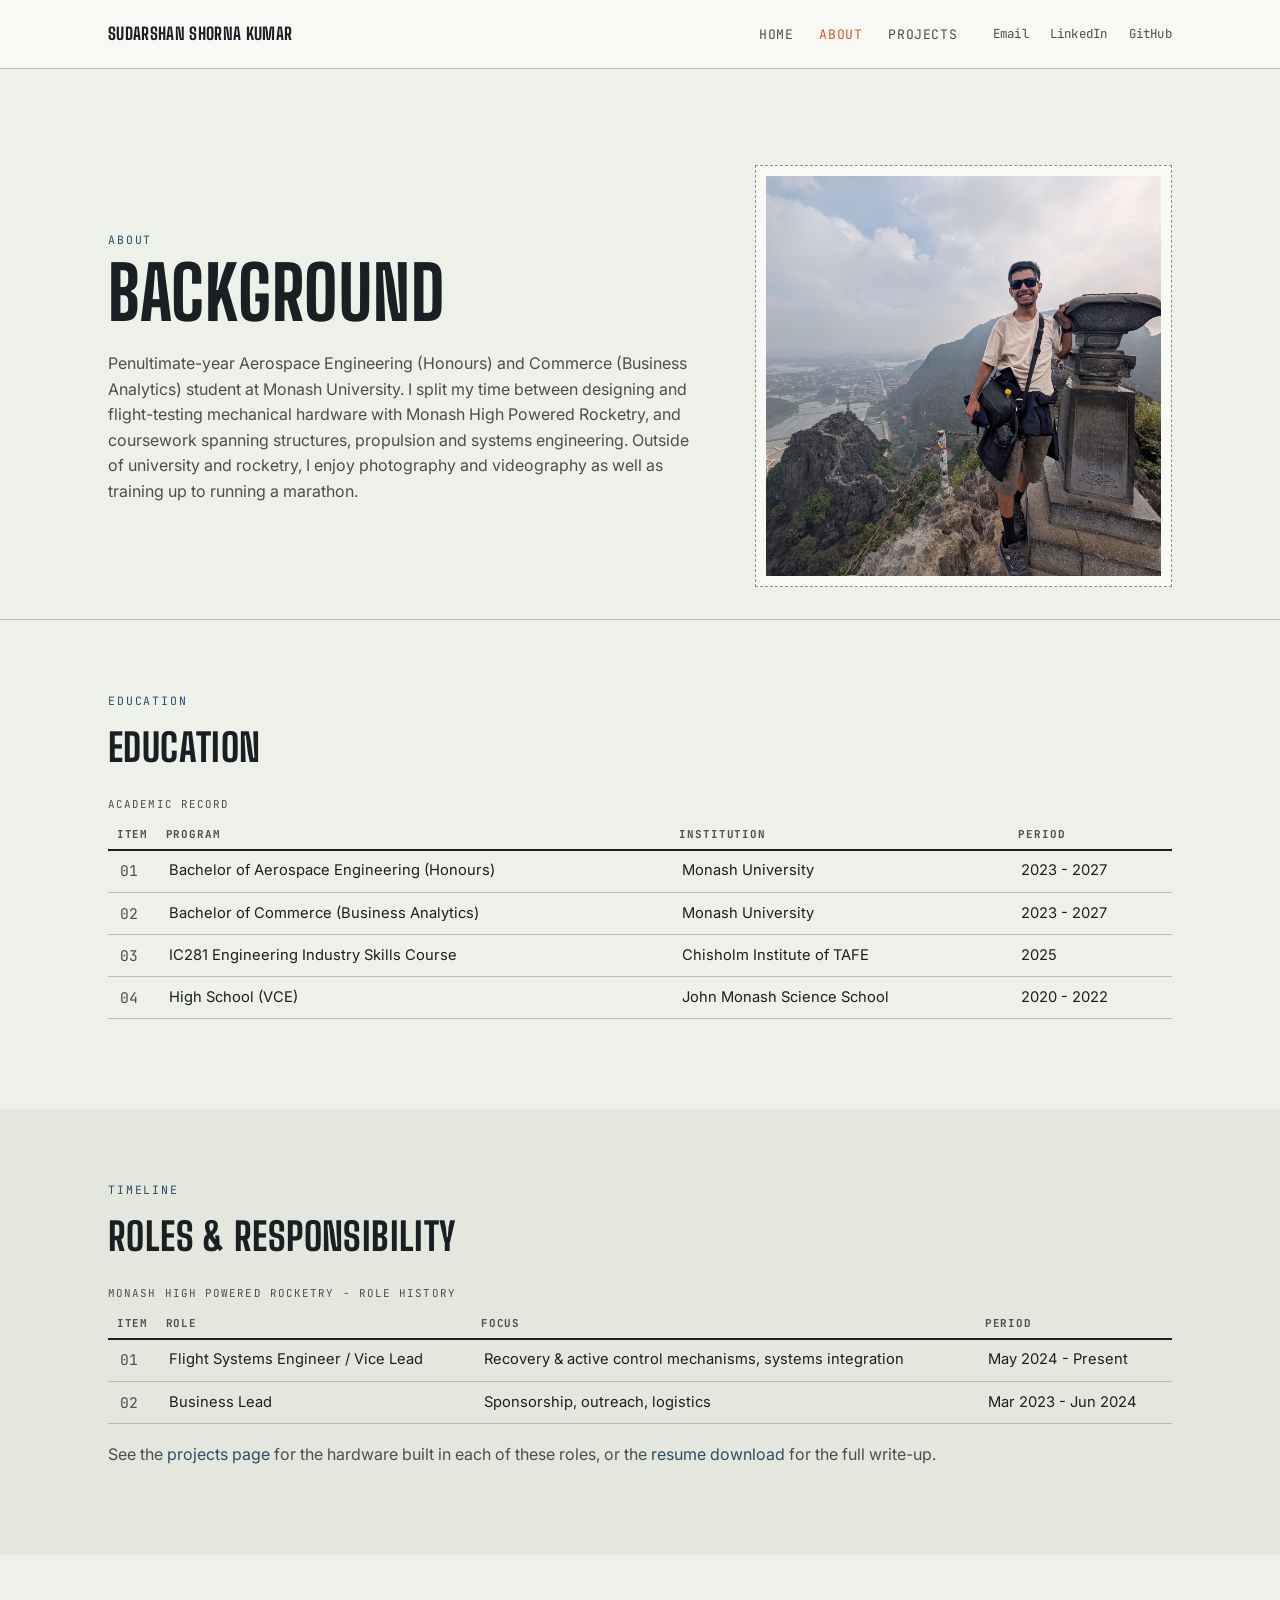
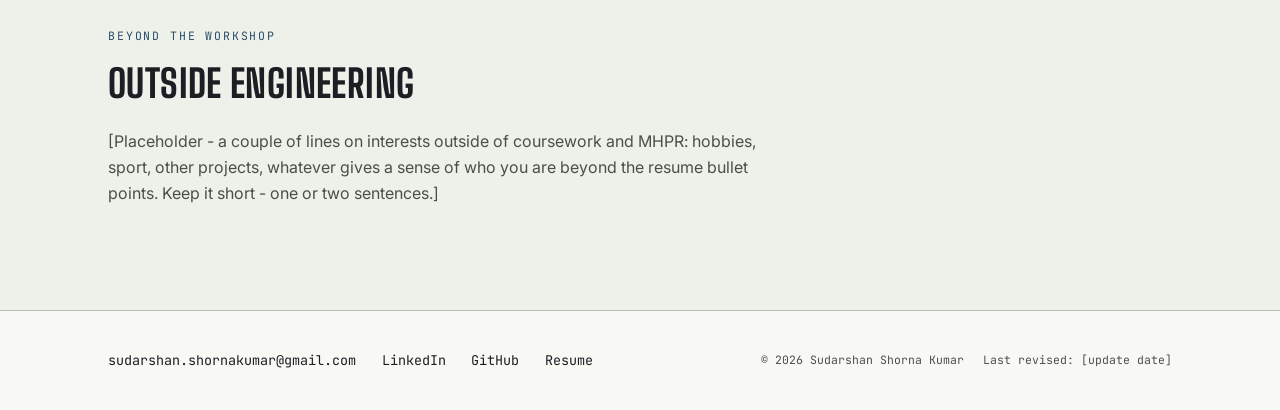
<file: site/about.html>
<!DOCTYPE html>
<html lang="en">
<head>
<meta charset="UTF-8">
<meta name="viewport" content="width=device-width, initial-scale=1.0">
<meta name="description" content="Portfolio of Sudarshan Shorna Kumar">
<link rel="preconnect" href="https://fonts.googleapis.com">
<link rel="preconnect" href="https://fonts.gstatic.com" crossorigin>
<link href="https://fonts.googleapis.com/css2?family=Big+Shoulders:wght@700;800&family=Inter:wght@400;500;600&family=JetBrains+Mono:wght@400;500&display=swap" rel="stylesheet">
<link rel="stylesheet" href="assets/css/style.css">
</head>
<body>

<header class="site-header">
  <div class="wrap site-header-inner">
    <a class="brand" href="index.html">Sudarshan Shorna Kumar</a>
    <div class="site-menu">
      <nav class="site-nav" aria-label="Primary">
        <a class="nav-link" href="index.html">Home</a>
        <a class="nav-link current" href="about.html">About</a>
        <a class="nav-link" href="projects.html">Projects</a>
      </nav>
      <div class="nav-social">
        <a href="mailto:sudarshan.shornakumar@gmail.com">Email</a>
        <a href="https://linkedin.com/in/sudarshan-shorna-kumar" target="_blank" rel="noopener">LinkedIn</a>
        <a href="https://github.com/[your-username]" target="_blank" rel="noopener">GitHub</a>
      </div>
    </div>
    <button class="nav-toggle" aria-label="Toggle navigation menu" aria-expanded="false">&#9776;</button>
  </div>
</header>

<main>
  <section class="hero" style="padding-bottom:2rem;">
    <div class="wrap hero-grid">
      <div>
        <span class="eyebrow">About</span>
        <h1>Background</h1>
        <p>Penultimate-year Aerospace Engineering (Honours) and Commerce (Business Analytics) student at Monash University. I split my time between designing and flight-testing mechanical hardware with Monash High Powered Rocketry, and coursework spanning structures, propulsion and systems engineering.
          Outside of university and rocketry, I enjoy photography and videography as well as training up to running a marathon.
        </p>
      </div>
      <div class="portrait-frame">
        <img src="assets/images/misc/about_portrait.jpg" data-lightbox>
      </div>
    </div>
  </section>

  <section aria-labelledby="education-heading">
    <div class="wrap">
      <span class="eyebrow">Education</span>
      <h2 id="education-heading">Education</h2>
      <table class="simple-table">
        <caption>Academic record</caption>
        <thead><tr><th class="num">Item</th><th>Program</th><th>Institution</th><th>Period</th></tr></thead>
        <tbody>
          <tr><td class="num">01</td><td>Bachelor of Aerospace Engineering (Honours)</td><td>Monash University</td><td>2023 - 2027</td></tr>
          <tr><td class="num">02</td><td>Bachelor of Commerce (Business Analytics)</td><td>Monash University</td><td>2023 - 2027</td></tr>
          <tr><td class="num">03</td><td>IC281 Engineering Industry Skills Course</td><td>Chisholm Institute of TAFE</td><td>2025</td></tr>
          <tr><td class="num">04</td><td>High School (VCE)</td><td>John Monash Science School</td><td>2020 - 2022</td></tr>
        </tbody>
      </table>
    </div>
  </section>

  <section class="alt" aria-labelledby="timeline-heading">
    <div class="wrap">
      <span class="eyebrow">Timeline</span>
      <h2 id="timeline-heading">Roles &amp; responsibility</h2>
      <table class="simple-table">
        <caption>Monash High Powered Rocketry - role history</caption>
        <thead><tr><th class="num">Item</th><th>Role</th><th>Focus</th><th>Period</th></tr></thead>
        <tbody>
          <tr><td class="num">01</td><td>Flight Systems Engineer / Vice Lead</td><td>Recovery &amp; active control mechanisms, systems integration</td><td>May 2024 - Present</td></tr>
          <tr><td class="num">02</td><td>Business Lead</td><td>Sponsorship, outreach, logistics</td><td>Mar 2023 - Jun 2024</td></tr>
        </tbody>
      </table>
      <p style="max-width:none;">See the <a href="projects.html">projects page</a> for the hardware built in each of these roles, or the <a href="index.html#contact">resume download</a> for the full write-up.</p>
    </div>
  </section>

  <section aria-labelledby="beyond-heading">
    <div class="wrap">
      <span class="eyebrow">Beyond the workshop</span>
      <h2 id="beyond-heading">Outside engineering</h2>
      <p>[Placeholder - a couple of lines on interests outside of coursework and MHPR: hobbies, sport, other projects, whatever gives a sense of who you are beyond the resume bullet points. Keep it short - one or two sentences.]</p>
    </div>
  </section>
</main>

<footer id="contact">
  <div class="wrap footer-inner">
    <div class="footer-links">
      <a href="mailto:sudarshan.shornakumar@gmail.com">sudarshan.shornakumar@gmail.com</a>
      <a href="https://linkedin.com/in/sudarshan-shorna-kumar" target="_blank" rel="noopener">LinkedIn</a>
      <a href="https://github.com/[your-username]" target="_blank" rel="noopener">GitHub</a>
      <a href="assets/Sudarshan_Shorna_Kumar_Resume.pdf">Resume</a>
    </div>
    <div class="footer-meta">
      <span>&copy; 2026 Sudarshan Shorna Kumar</span>
      <span>Last revised: [update date]</span>
    </div>
  </div>
</footer>

<script src="assets/js/main.js"></script>
</body>
</html>
</file>
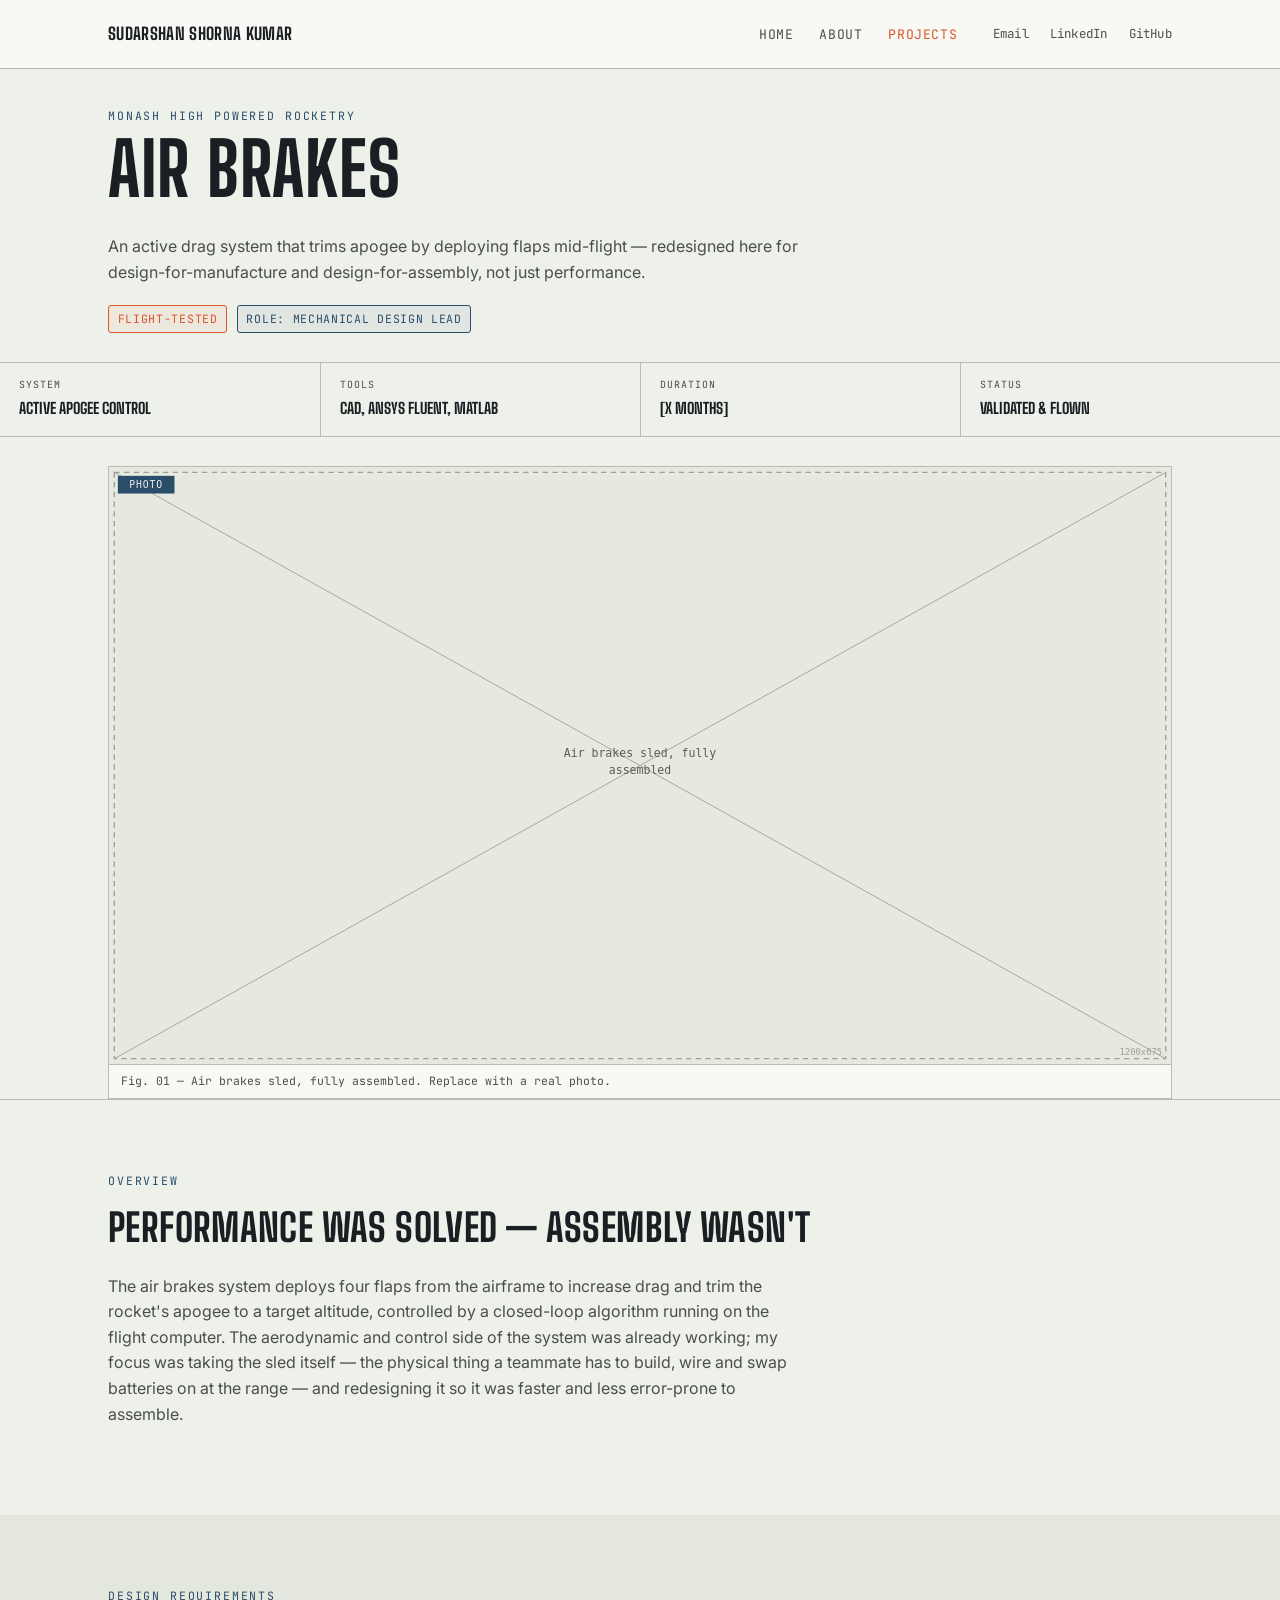
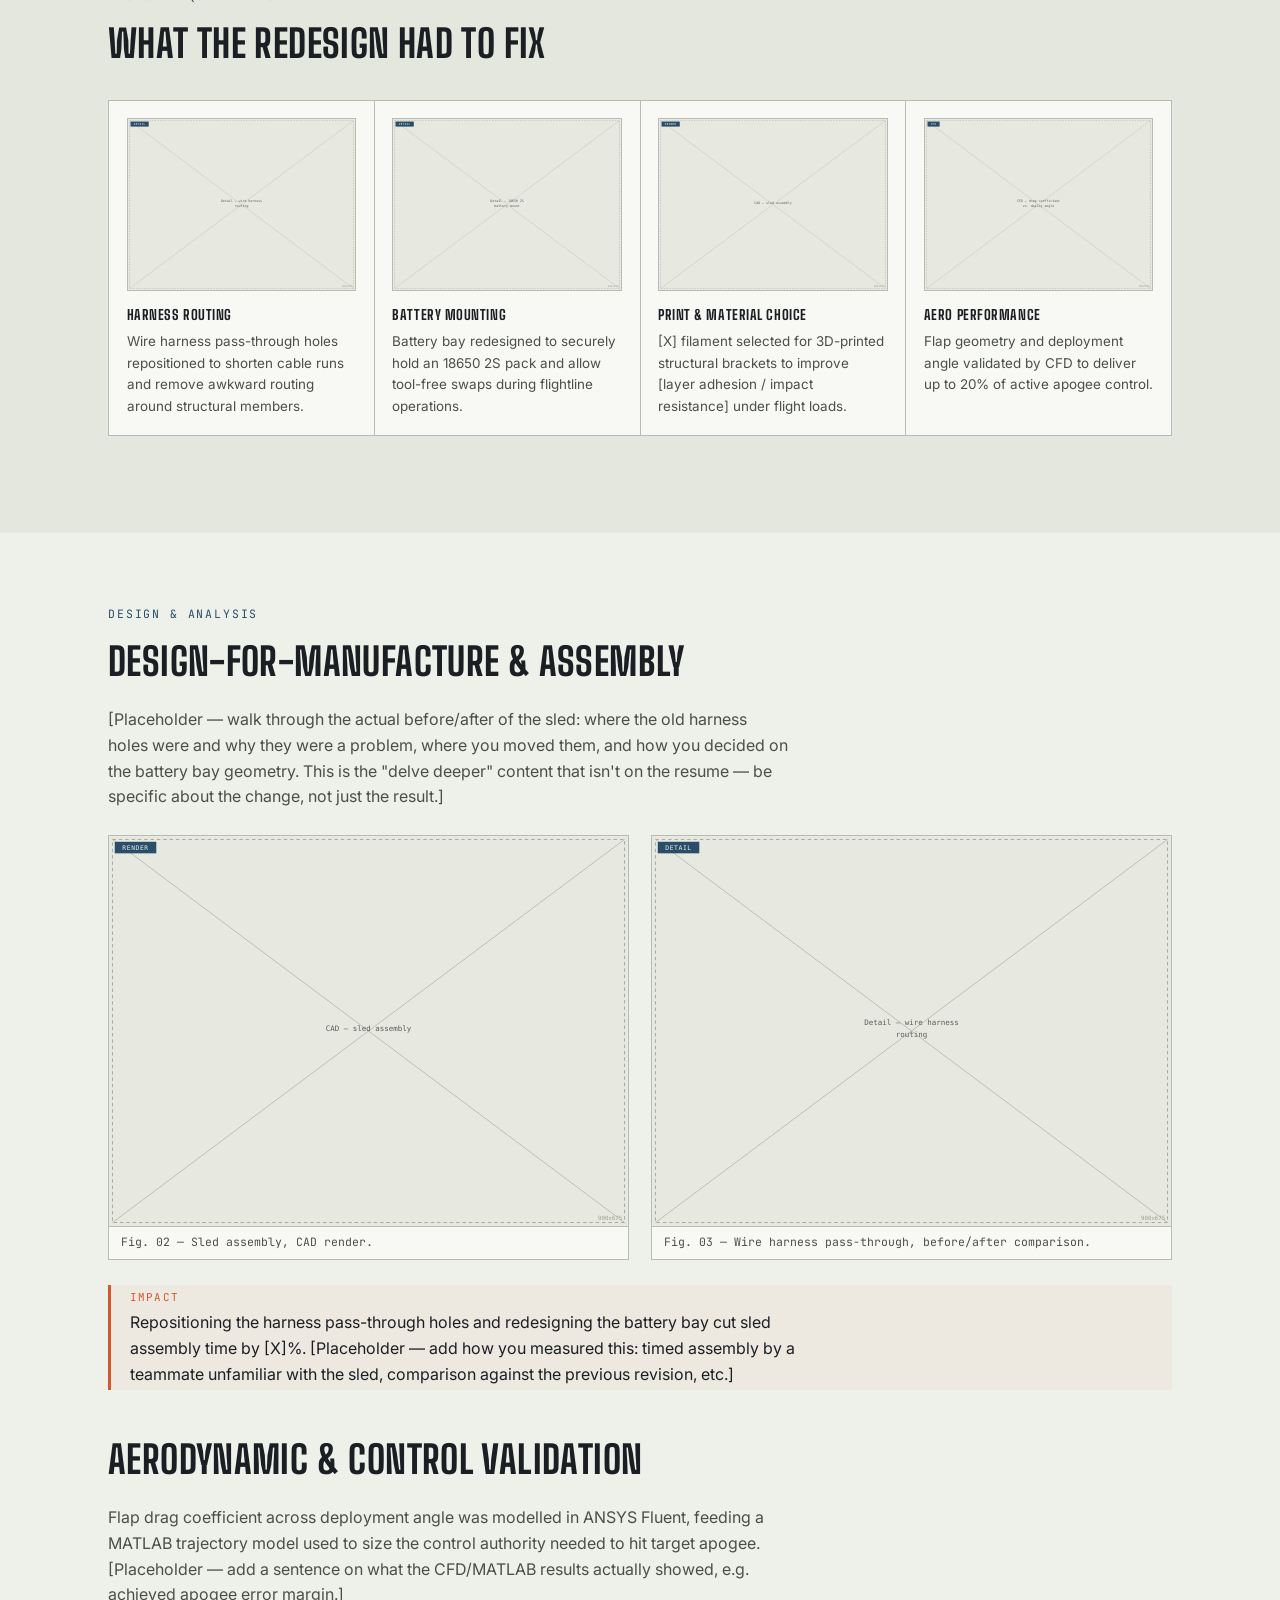
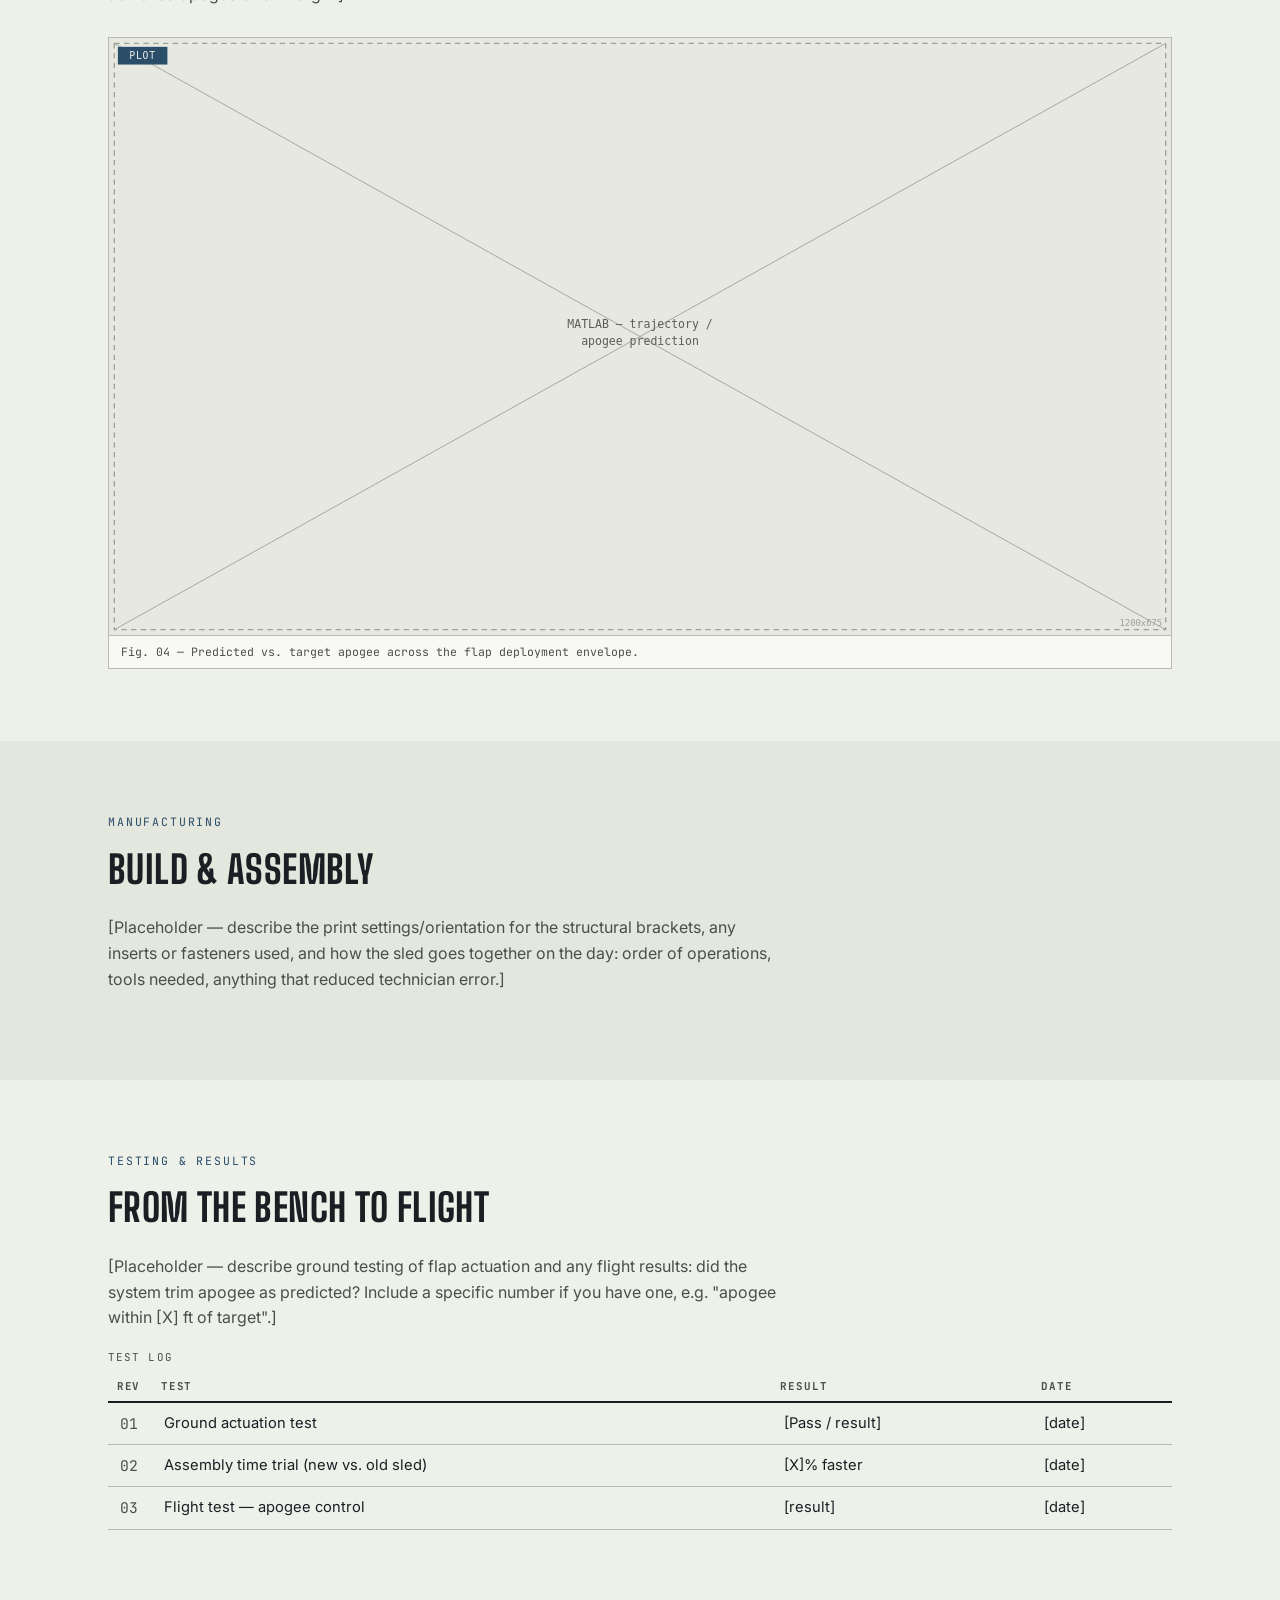
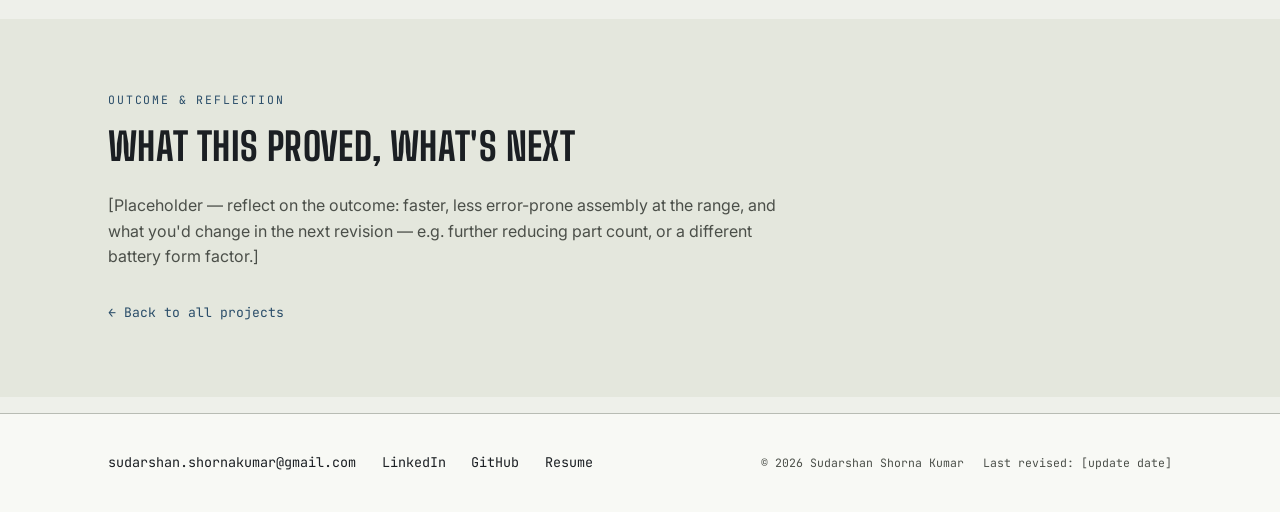
<file: site/projects/air-brakes.html>
<!DOCTYPE html>
<html lang="en">
<head>
<meta charset="UTF-8">
<meta name="viewport" content="width=device-width, initial-scale=1.0">
<title>Ground-Based Tracking (Pi-HAT) | Sudarshan Shorna Kumar</title>
<link rel="preconnect" href="https://fonts.googleapis.com">
<link rel="preconnect" href="https://fonts.gstatic.com" crossorigin>
<link href="https://fonts.googleapis.com/css2?family=Big+Shoulders:wght@700;800&family=Inter:wght@400;500;600&family=JetBrains+Mono:wght@400;500&display=swap" rel="stylesheet">
<link rel="stylesheet" href="../assets/css/style.css">
</head>
<body>

<header class="site-header">
  <div class="wrap site-header-inner">
    <a class="brand" href="../index.html">Sudarshan Shorna Kumar</a>
    <div class="site-menu">
      <nav class="site-nav" aria-label="Primary">
        <a class="nav-link" href="../index.html">Home</a>
        <a class="nav-link" href="../about.html">About</a>
        <a class="nav-link current" href="../projects.html">Projects</a>
      </nav>
      <div class="nav-social">
        <a href="mailto:sudarshan.shornakumar@gmail.com">Email</a>
        <a href="https://linkedin.com/in/sudarshan-shorna-kumar" target="_blank" rel="noopener">LinkedIn</a>
        <a href="https://github.com/[your-username]" target="_blank" rel="noopener">GitHub</a>
      </div>
    </div>
    <button class="nav-toggle" aria-label="Toggle navigation menu" aria-expanded="false">&#9776;</button>
  </div>
</header>

<main>
  <section class="project-hero">
    <div class="wrap">
      <span class="eyebrow">Monash High Powered Rocketry</span>
      <h1>Air Brakes</h1>
      <p style="max-width:70ch;">An active drag system that trims apogee by deploying flaps mid-flight — redesigned here for design-for-manufacture and design-for-assembly, not just performance.</p>
      <div class="meta-row">
        <span class="stamp">Flight&#8209;tested</span>
        <span class="stamp blue">Role: Mechanical design lead</span>
      </div>
    </div>

    <div class="project-titleblock">
      <div class="pt-cell"><span class="pt-label">System</span><span class="pt-value">Active apogee control</span></div>
      <div class="pt-cell"><span class="pt-label">Tools</span><span class="pt-value">CAD, ANSYS Fluent, MATLAB</span></div>
      <div class="pt-cell"><span class="pt-label">Duration</span><span class="pt-value">[X months]</span></div>
      <div class="pt-cell"><span class="pt-label">Status</span><span class="pt-value">Validated &amp; flown</span></div>
    </div>

    <div class="wrap">
      <figure class="hero-figure">
        <img src="../assets/images/projects/air-brakes/ab-hero.svg" alt="Placeholder — air brakes sled, fully assembled" data-lightbox>
        <figcaption>Fig. 01 — Air brakes sled, fully assembled. Replace with a real photo.</figcaption>
      </figure>
    </div>
  </section>

  <section>
    <div class="wrap">
      <span class="eyebrow">Overview</span>
      <h2>Performance was solved — assembly wasn't</h2>
      <p>The air brakes system deploys four flaps from the airframe to increase drag and trim the rocket's apogee to a target altitude, controlled by a closed-loop algorithm running on the flight computer. The aerodynamic and control side of the system was already working; my focus was taking the sled itself — the physical thing a teammate has to build, wire and swap batteries on at the range — and redesigning it so it was faster and less error-prone to assemble.</p>
    </div>
  </section>

  <section class="alt">
    <div class="wrap">
      <span class="eyebrow">Design requirements</span>
      <h2>What the redesign had to fix</h2>
      <div class="req-grid">
        <div class="req-cell">
          <img src="../assets/images/projects/air-brakes/ab-harness.svg" alt="Placeholder — wire harness routing detail">
          <h3>Harness routing</h3>
          <p>Wire harness pass-through holes repositioned to shorten cable runs and remove awkward routing around structural members.</p>
        </div>
        <div class="req-cell">
          <img src="../assets/images/projects/air-brakes/ab-battery-bay.svg" alt="Placeholder — 18650 2S battery mount">
          <h3>Battery mounting</h3>
          <p>Battery bay redesigned to securely hold an 18650 2S pack and allow tool-free swaps during flightline operations.</p>
        </div>
        <div class="req-cell">
          <img src="../assets/images/projects/air-brakes/ab-cad.svg" alt="Placeholder — sled CAD assembly">
          <h3>Print &amp; material choice</h3>
          <p>[X] filament selected for 3D-printed structural brackets to improve [layer adhesion / impact resistance] under flight loads.</p>
        </div>
        <div class="req-cell">
          <img src="../assets/images/projects/air-brakes/ab-cfd.svg" alt="Placeholder — CFD drag plot">
          <h3>Aero performance</h3>
          <p>Flap geometry and deployment angle validated by CFD to deliver up to 20% of active apogee control.</p>
        </div>
      </div>
    </div>
  </section>

  <section>
    <div class="wrap">
      <span class="eyebrow">Design &amp; analysis</span>
      <h2>Design-for-manufacture &amp; assembly</h2>
      <p>[Placeholder — walk through the actual before/after of the sled: where the old harness holes were and why they were a problem, where you moved them, and how you decided on the battery bay geometry. This is the "delve deeper" content that isn't on the resume — be specific about the change, not just the result.]</p>

      <div class="figure-pair">
        <figure>
          <img src="../assets/images/projects/air-brakes/ab-cad.svg" alt="Placeholder — sled CAD assembly" data-lightbox>
          <figcaption>Fig. 02 — Sled assembly, CAD render.</figcaption>
        </figure>
        <figure>
          <img src="../assets/images/projects/air-brakes/ab-harness.svg" alt="Placeholder — harness routing detail" data-lightbox>
          <figcaption>Fig. 03 — Wire harness pass-through, before/after comparison.</figcaption>
        </figure>
      </div>

      <div class="callout">
        <span class="callout-label">Impact</span>
        <p>Repositioning the harness pass-through holes and redesigning the battery bay cut sled assembly time by [X]%. [Placeholder — add how you measured this: timed assembly by a teammate unfamiliar with the sled, comparison against the previous revision, etc.]</p>
      </div>

      <h2 style="margin-top:2.4rem;">Aerodynamic &amp; control validation</h2>
      <p>Flap drag coefficient across deployment angle was modelled in ANSYS Fluent, feeding a MATLAB trajectory model used to size the control authority needed to hit target apogee. [Placeholder — add a sentence on what the CFD/MATLAB results actually showed, e.g. achieved apogee error margin.]</p>
      <figure class="hero-figure">
        <img src="../assets/images/projects/air-brakes/ab-matlab.svg" alt="Placeholder — MATLAB trajectory / apogee prediction plot" data-lightbox>
        <figcaption>Fig. 04 — Predicted vs. target apogee across the flap deployment envelope.</figcaption>
      </figure>
    </div>
  </section>

  <section class="alt">
    <div class="wrap">
      <span class="eyebrow">Manufacturing</span>
      <h2>Build &amp; assembly</h2>
      <p>[Placeholder — describe the print settings/orientation for the structural brackets, any inserts or fasteners used, and how the sled goes together on the day: order of operations, tools needed, anything that reduced technician error.]</p>
    </div>
  </section>

  <section>
    <div class="wrap">
      <span class="eyebrow">Testing &amp; results</span>
      <h2>From the bench to flight</h2>
      <p>[Placeholder — describe ground testing of flap actuation and any flight results: did the system trim apogee as predicted? Include a specific number if you have one, e.g. "apogee within [X] ft of target".]</p>
      <table class="simple-table">
        <caption>Test log</caption>
        <thead><tr><th class="num">Rev</th><th>Test</th><th>Result</th><th>Date</th></tr></thead>
        <tbody>
          <tr><td class="num">01</td><td>Ground actuation test</td><td>[Pass / result]</td><td>[date]</td></tr>
          <tr><td class="num">02</td><td>Assembly time trial (new vs. old sled)</td><td>[X]% faster</td><td>[date]</td></tr>
          <tr><td class="num">03</td><td>Flight test — apogee control</td><td>[result]</td><td>[date]</td></tr>
        </tbody>
      </table>
    </div>
  </section>

  <section class="alt">
    <div class="wrap">
      <span class="eyebrow">Outcome &amp; reflection</span>
      <h2>What this proved, what's next</h2>
      <p>[Placeholder — reflect on the outcome: faster, less error-prone assembly at the range, and what you'd change in the next revision — e.g. further reducing part count, or a different battery form factor.]</p>
      <a class="back-link" href="../projects.html">&#8592; Back to all projects</a>
    </div>
  </section>
</main>

<footer id="contact">
  <div class="wrap footer-inner">
    <div class="footer-links">
      <a href="mailto:sudarshan.shornakumar@gmail.com">sudarshan.shornakumar@gmail.com</a>
      <a href="https://linkedin.com/in/sudarshan-shorna-kumar" target="_blank" rel="noopener">LinkedIn</a>
      <a href="https://github.com/[your-username]" target="_blank" rel="noopener">GitHub</a>
      <a href="../assets/Sudarshan_Shorna_Kumar_Resume.pdf">Resume</a>
    </div>
    <div class="footer-meta">
      <span>&copy; 2026 Sudarshan Shorna Kumar</span>
      <span>Last revised: [update date]</span>
    </div>
  </div>
</footer>

<script src="../assets/js/main.js"></script>
</body>
</html>
</file>
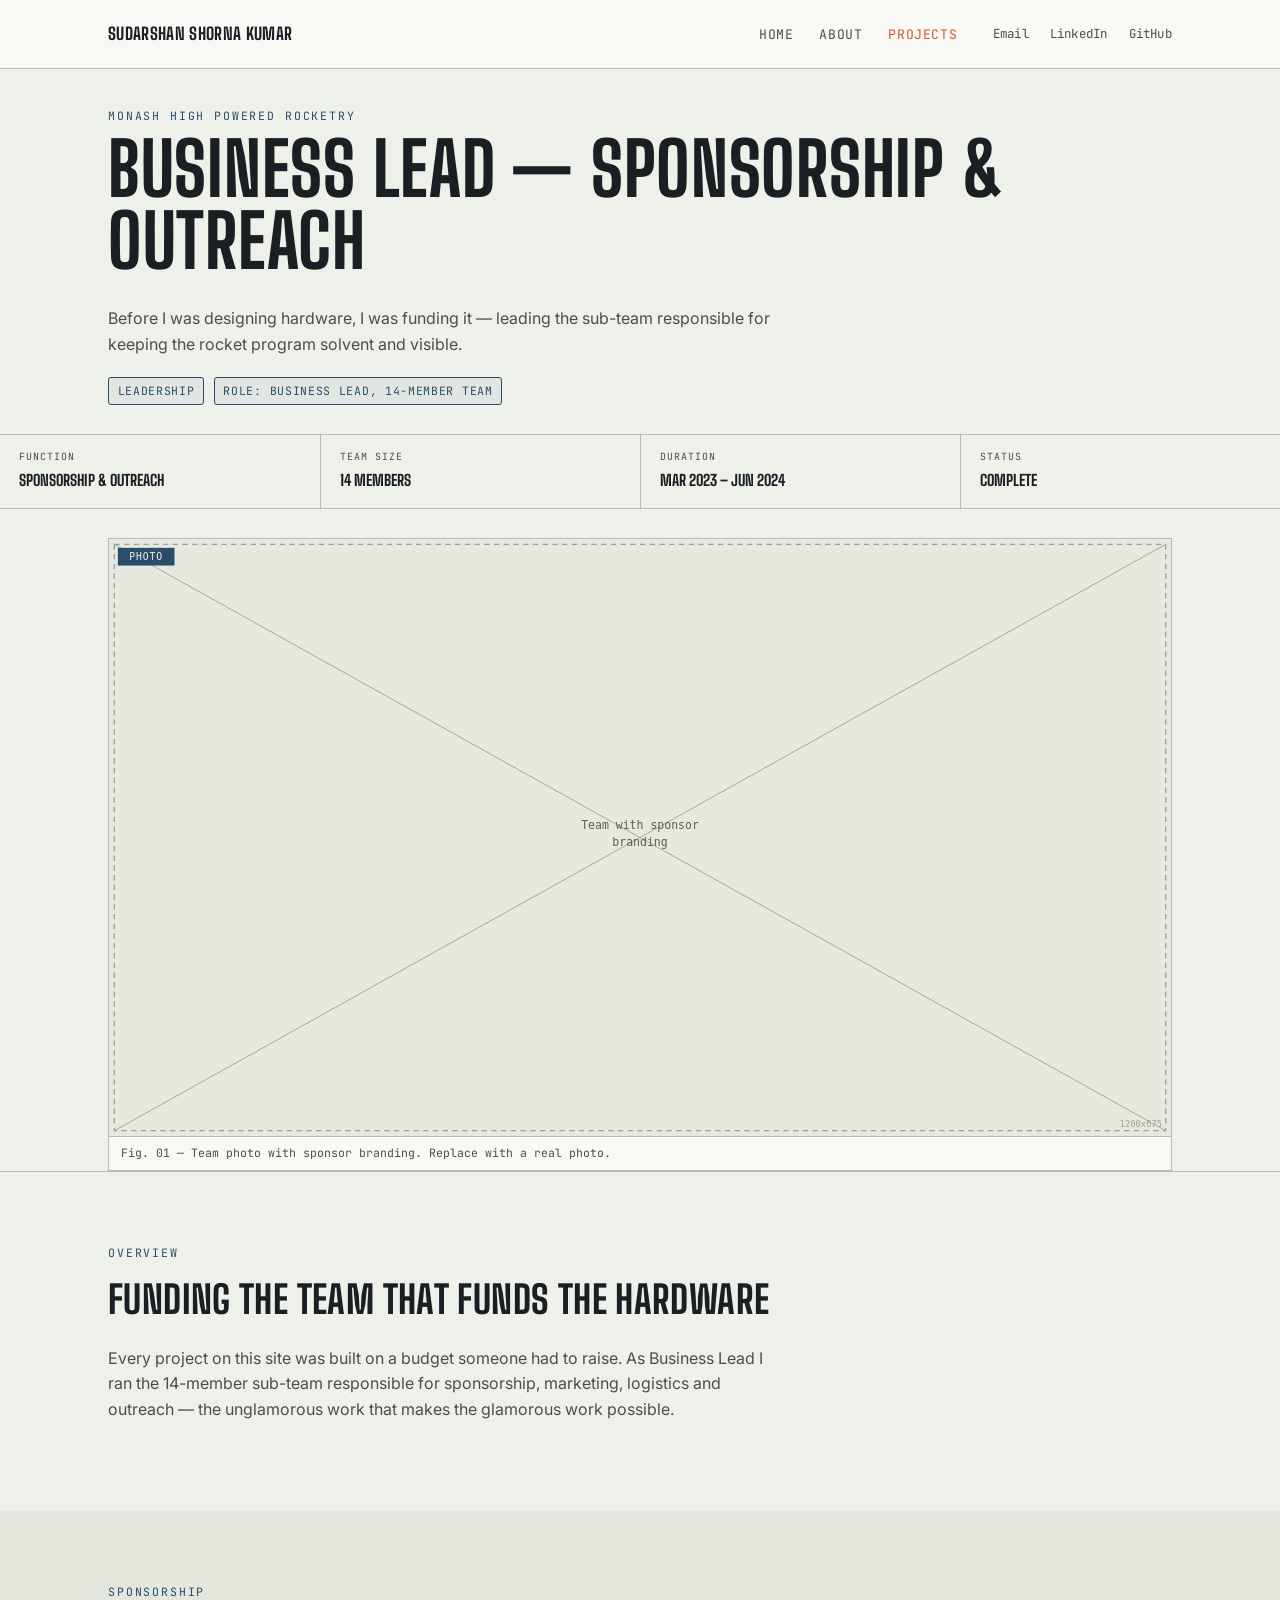
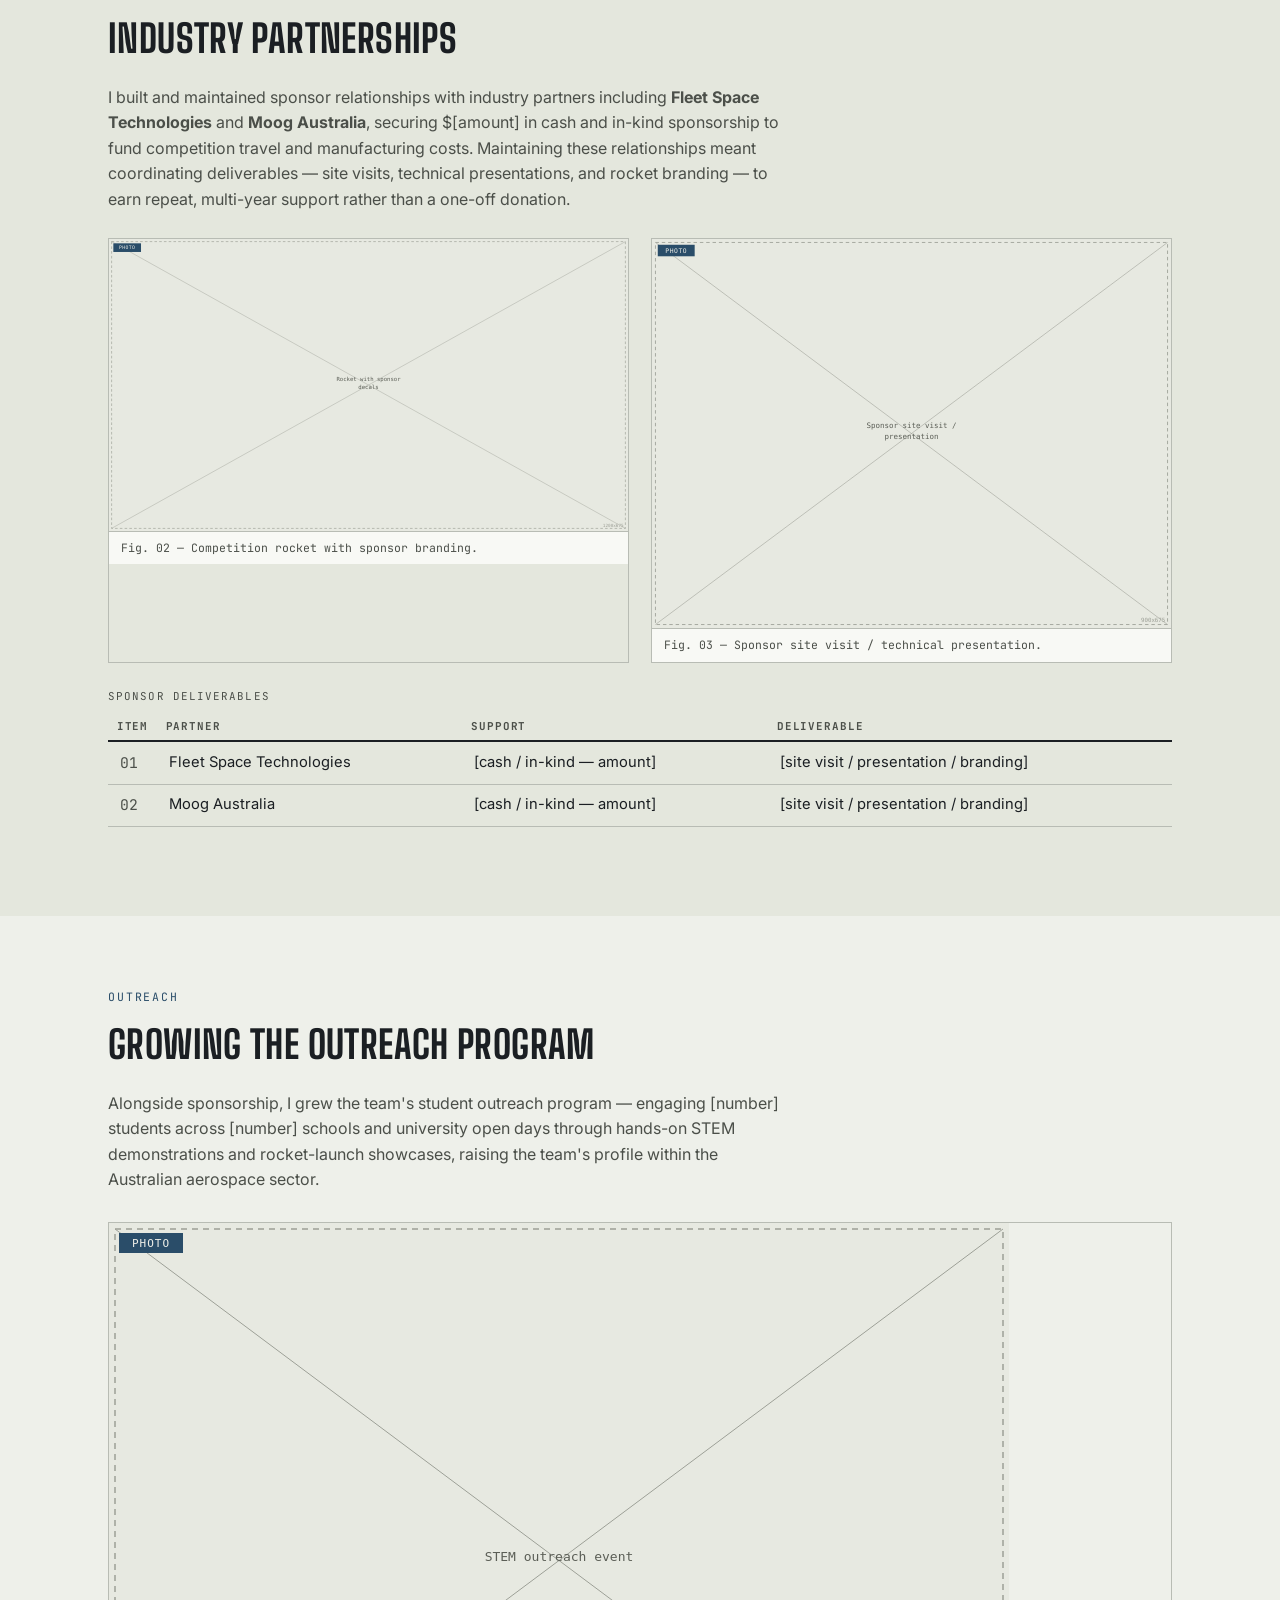
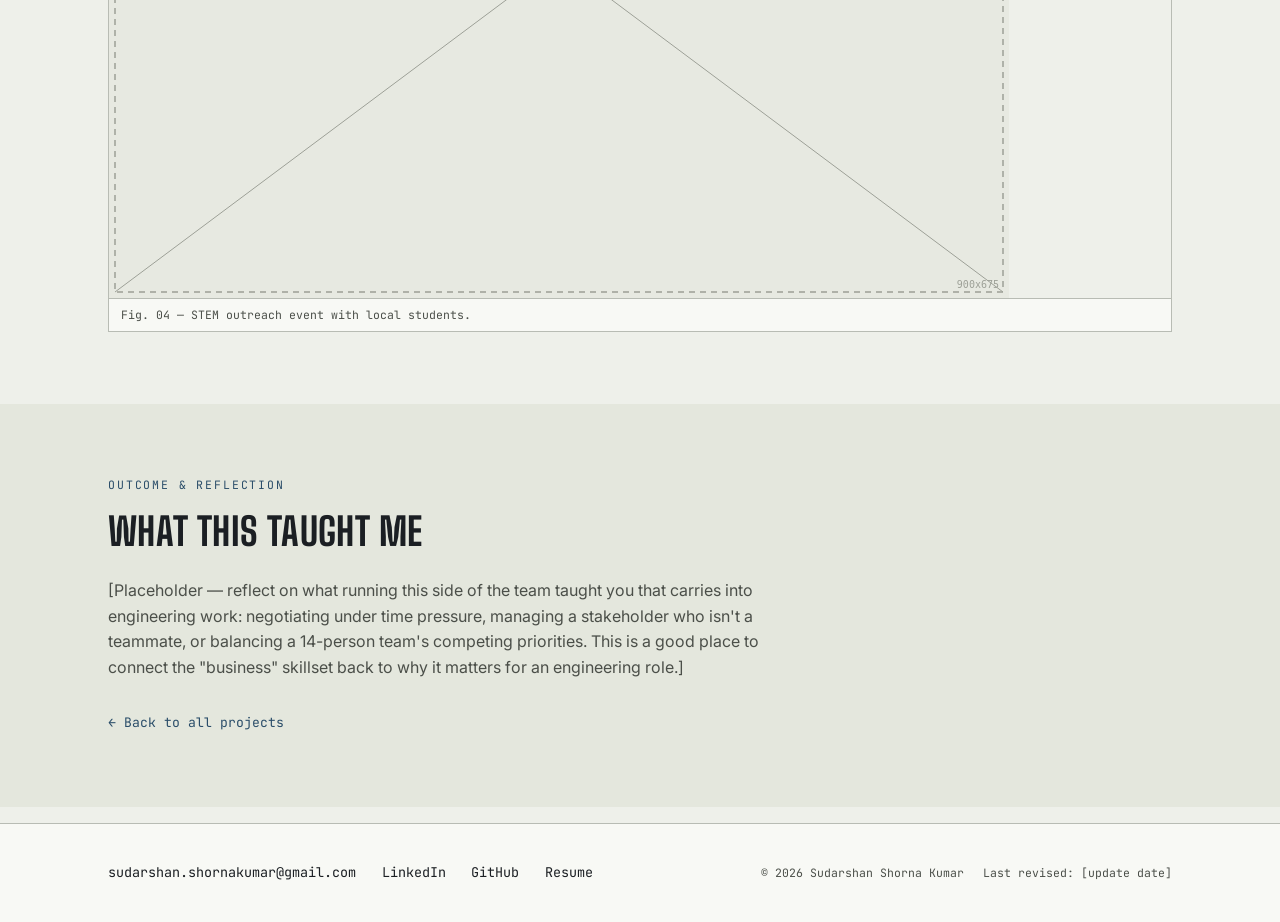
<file: site/projects/business-lead.html>
<!DOCTYPE html>
<html lang="en">
<head>
<meta charset="UTF-8">
<meta name="viewport" content="width=device-width, initial-scale=1.0">
<title>Ground-Based Tracking (Pi-HAT) | Sudarshan Shorna Kumar</title>
<link rel="preconnect" href="https://fonts.googleapis.com">
<link rel="preconnect" href="https://fonts.gstatic.com" crossorigin>
<link href="https://fonts.googleapis.com/css2?family=Big+Shoulders:wght@700;800&family=Inter:wght@400;500;600&family=JetBrains+Mono:wght@400;500&display=swap" rel="stylesheet">
<link rel="stylesheet" href="../assets/css/style.css">
</head>
<body>

<header class="site-header">
  <div class="wrap site-header-inner">
    <a class="brand" href="../index.html">Sudarshan Shorna Kumar</a>
    <div class="site-menu">
      <nav class="site-nav" aria-label="Primary">
        <a class="nav-link" href="../index.html">Home</a>
        <a class="nav-link" href="../about.html">About</a>
        <a class="nav-link current" href="../projects.html">Projects</a>
      </nav>
      <div class="nav-social">
        <a href="mailto:sudarshan.shornakumar@gmail.com">Email</a>
        <a href="https://linkedin.com/in/sudarshan-shorna-kumar" target="_blank" rel="noopener">LinkedIn</a>
        <a href="https://github.com/[your-username]" target="_blank" rel="noopener">GitHub</a>
      </div>
    </div>
    <button class="nav-toggle" aria-label="Toggle navigation menu" aria-expanded="false">&#9776;</button>
  </div>
</header>

<main>
  <section class="project-hero">
    <div class="wrap">
      <span class="eyebrow">Monash High Powered Rocketry</span>
      <h1>Business Lead — Sponsorship &amp; Outreach</h1>
      <p style="max-width:70ch;">Before I was designing hardware, I was funding it — leading the sub-team responsible for keeping the rocket program solvent and visible.</p>
      <div class="meta-row">
        <span class="stamp blue">Leadership</span>
        <span class="stamp blue">Role: Business Lead, 14-member team</span>
      </div>
    </div>

    <div class="project-titleblock">
      <div class="pt-cell"><span class="pt-label">Function</span><span class="pt-value">Sponsorship &amp; outreach</span></div>
      <div class="pt-cell"><span class="pt-label">Team size</span><span class="pt-value">14 members</span></div>
      <div class="pt-cell"><span class="pt-label">Duration</span><span class="pt-value">Mar 2023 – Jun 2024</span></div>
      <div class="pt-cell"><span class="pt-label">Status</span><span class="pt-value">Complete</span></div>
    </div>

    <div class="wrap">
      <figure class="hero-figure">
        <img src="../assets/images/projects/business-lead/bizlead-hero.svg" alt="Placeholder — team with sponsor branding" data-lightbox>
        <figcaption>Fig. 01 — Team photo with sponsor branding. Replace with a real photo.</figcaption>
      </figure>
    </div>
  </section>

  <section>
    <div class="wrap">
      <span class="eyebrow">Overview</span>
      <h2>Funding the team that funds the hardware</h2>
      <p>Every project on this site was built on a budget someone had to raise. As Business Lead I ran the 14-member sub-team responsible for sponsorship, marketing, logistics and outreach — the unglamorous work that makes the glamorous work possible.</p>
    </div>
  </section>

  <section class="alt">
    <div class="wrap">
      <span class="eyebrow">Sponsorship</span>
      <h2>Industry partnerships</h2>
      <p>I built and maintained sponsor relationships with industry partners including <strong>Fleet Space Technologies</strong> and <strong>Moog Australia</strong>, securing $[amount] in cash and in-kind sponsorship to fund competition travel and manufacturing costs. Maintaining these relationships meant coordinating deliverables — site visits, technical presentations, and rocket branding — to earn repeat, multi-year support rather than a one-off donation.</p>

      <div class="figure-pair">
        <figure>
          <img src="../assets/images/projects/business-lead/bizlead-sponsor-banner.svg" alt="Placeholder — rocket with sponsor decals" data-lightbox>
          <figcaption>Fig. 02 — Competition rocket with sponsor branding.</figcaption>
        </figure>
        <figure>
          <img src="../assets/images/projects/business-lead/bizlead-dr.svg" alt="Placeholder — sponsor site visit or presentation" data-lightbox>
          <figcaption>Fig. 03 — Sponsor site visit / technical presentation.</figcaption>
        </figure>
      </div>

      <table class="simple-table">
        <caption>Sponsor deliverables</caption>
        <thead><tr><th class="num">Item</th><th>Partner</th><th>Support</th><th>Deliverable</th></tr></thead>
        <tbody>
          <tr><td class="num">01</td><td>Fleet Space Technologies</td><td>[cash / in-kind — amount]</td><td>[site visit / presentation / branding]</td></tr>
          <tr><td class="num">02</td><td>Moog Australia</td><td>[cash / in-kind — amount]</td><td>[site visit / presentation / branding]</td></tr>
        </tbody>
      </table>
    </div>
  </section>

  <section>
    <div class="wrap">
      <span class="eyebrow">Outreach</span>
      <h2>Growing the outreach program</h2>
      <p>Alongside sponsorship, I grew the team's student outreach program — engaging [number] students across [number] schools and university open days through hands-on STEM demonstrations and rocket-launch showcases, raising the team's profile within the Australian aerospace sector.</p>
      <figure class="hero-figure">
        <img src="../assets/images/projects/business-lead/bizlead-outreach.svg" alt="Placeholder — STEM outreach event" data-lightbox>
        <figcaption>Fig. 04 — STEM outreach event with local students.</figcaption>
      </figure>
    </div>
  </section>

  <section class="alt">
    <div class="wrap">
      <span class="eyebrow">Outcome &amp; reflection</span>
      <h2>What this taught me</h2>
      <p>[Placeholder — reflect on what running this side of the team taught you that carries into engineering work: negotiating under time pressure, managing a stakeholder who isn't a teammate, or balancing a 14-person team's competing priorities. This is a good place to connect the "business" skillset back to why it matters for an engineering role.]</p>
      <a class="back-link" href="../projects.html">&#8592; Back to all projects</a>
    </div>
  </section>
</main>

<footer id="contact">
  <div class="wrap footer-inner">
    <div class="footer-links">
      <a href="mailto:sudarshan.shornakumar@gmail.com">sudarshan.shornakumar@gmail.com</a>
      <a href="https://linkedin.com/in/sudarshan-shorna-kumar" target="_blank" rel="noopener">LinkedIn</a>
      <a href="https://github.com/[your-username]" target="_blank" rel="noopener">GitHub</a>
      <a href="../assets/Sudarshan_Shorna_Kumar_Resume.pdf">Resume</a>
    </div>
    <div class="footer-meta">
      <span>&copy; 2026 Sudarshan Shorna Kumar</span>
      <span>Last revised: [update date]</span>
    </div>
  </div>
</footer>

<script src="../assets/js/main.js"></script>
</body>
</html>
</file>
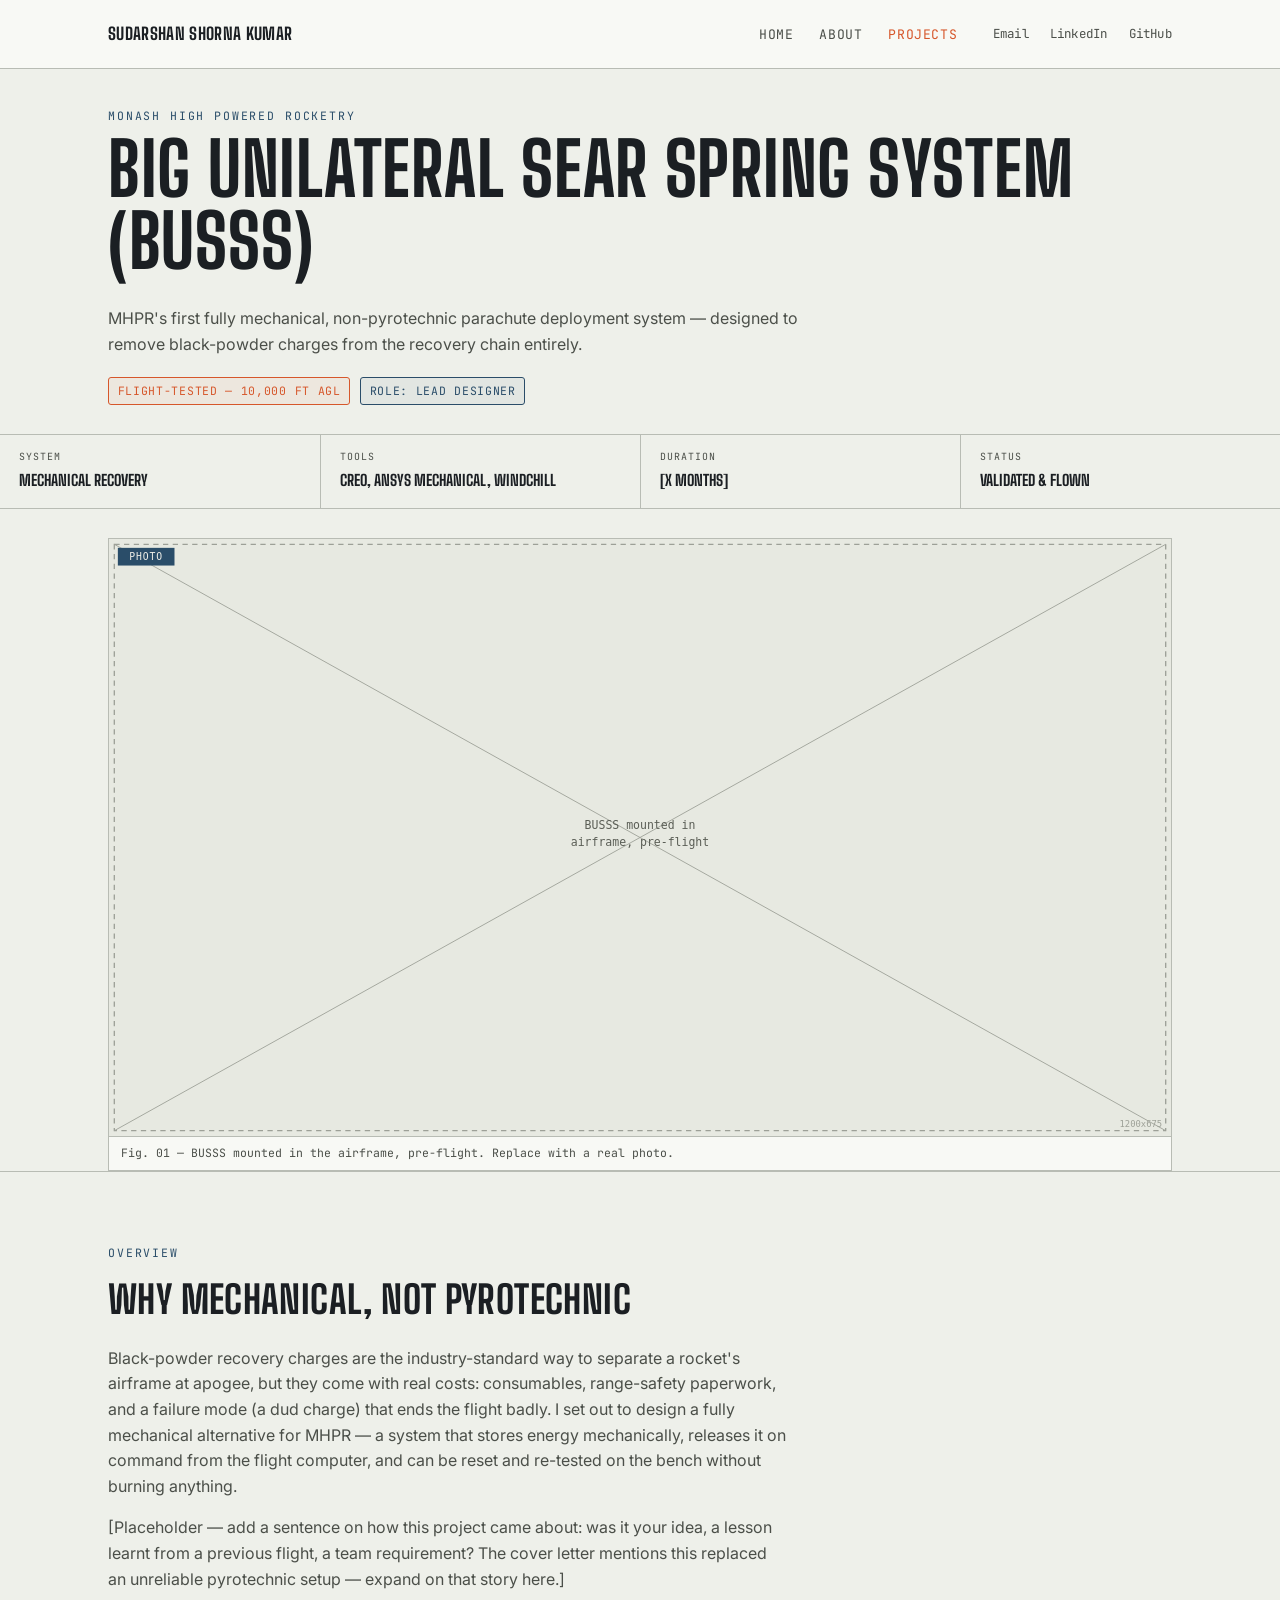
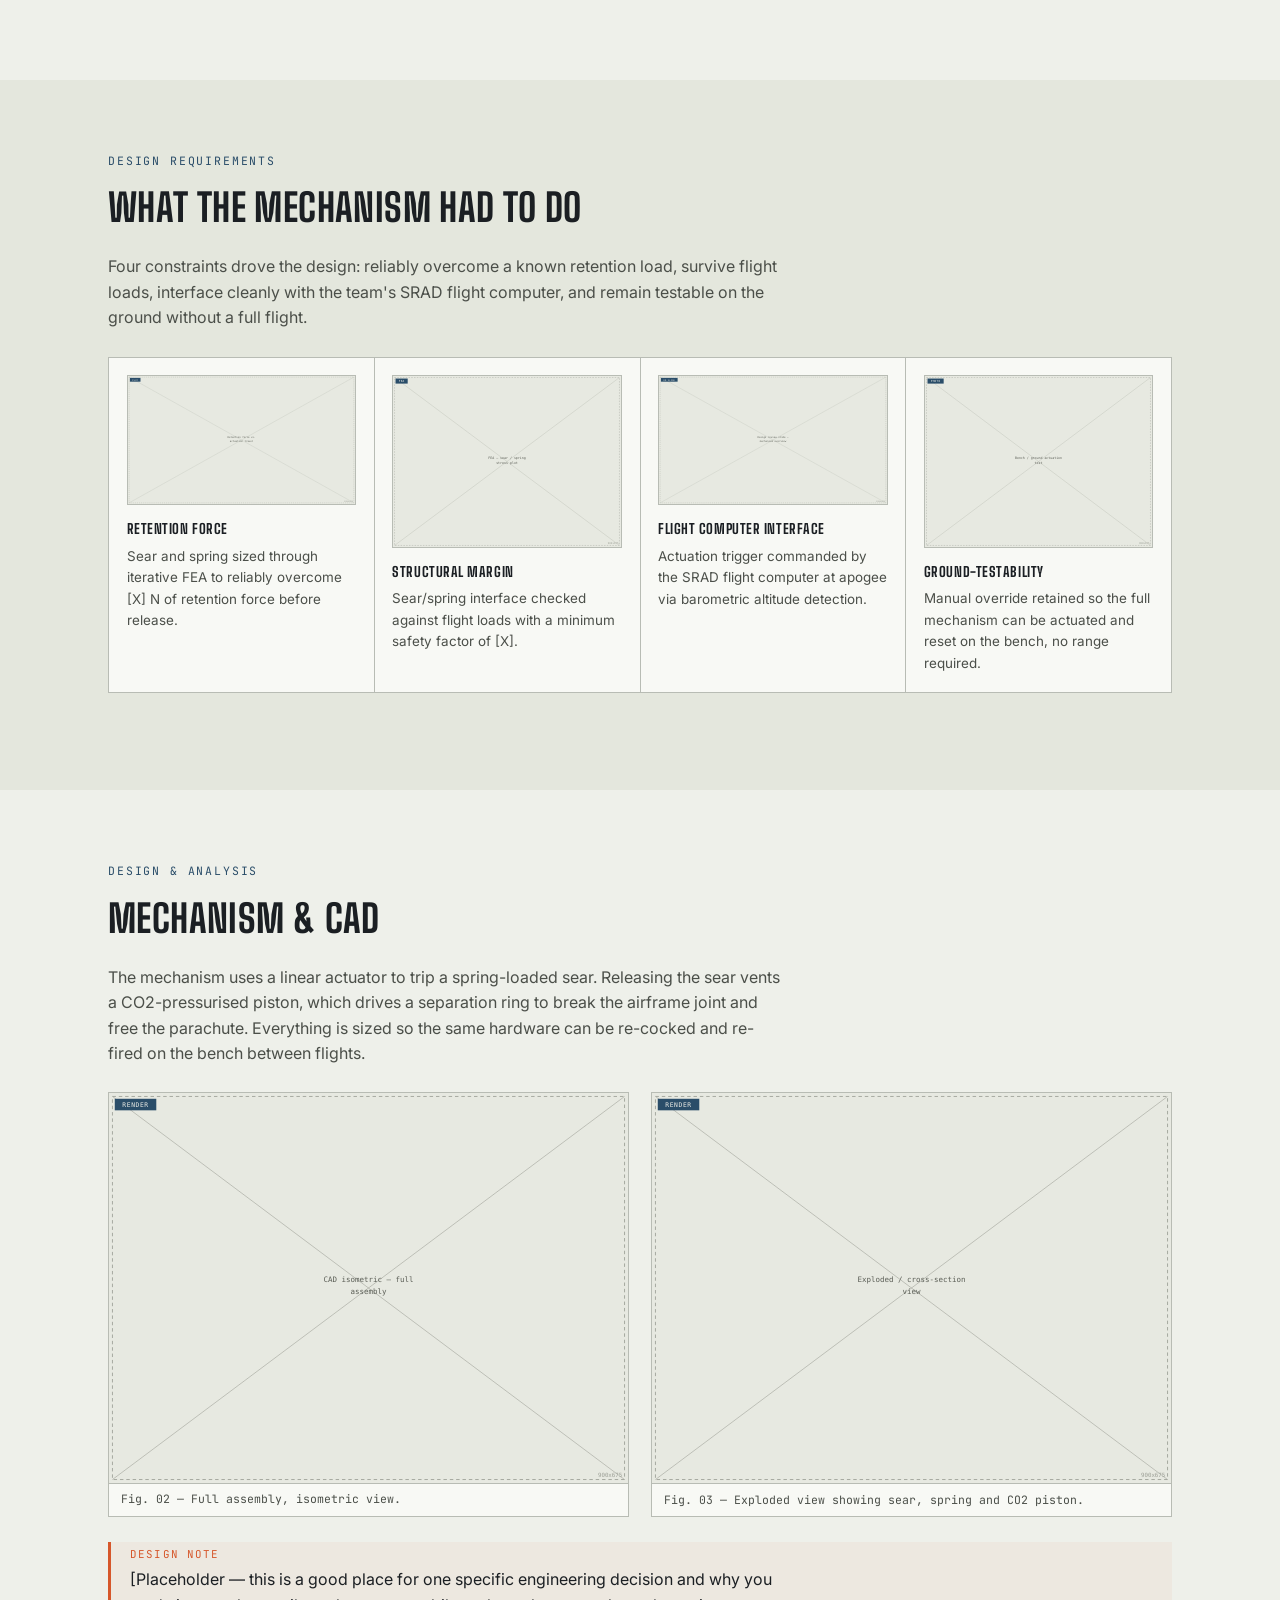
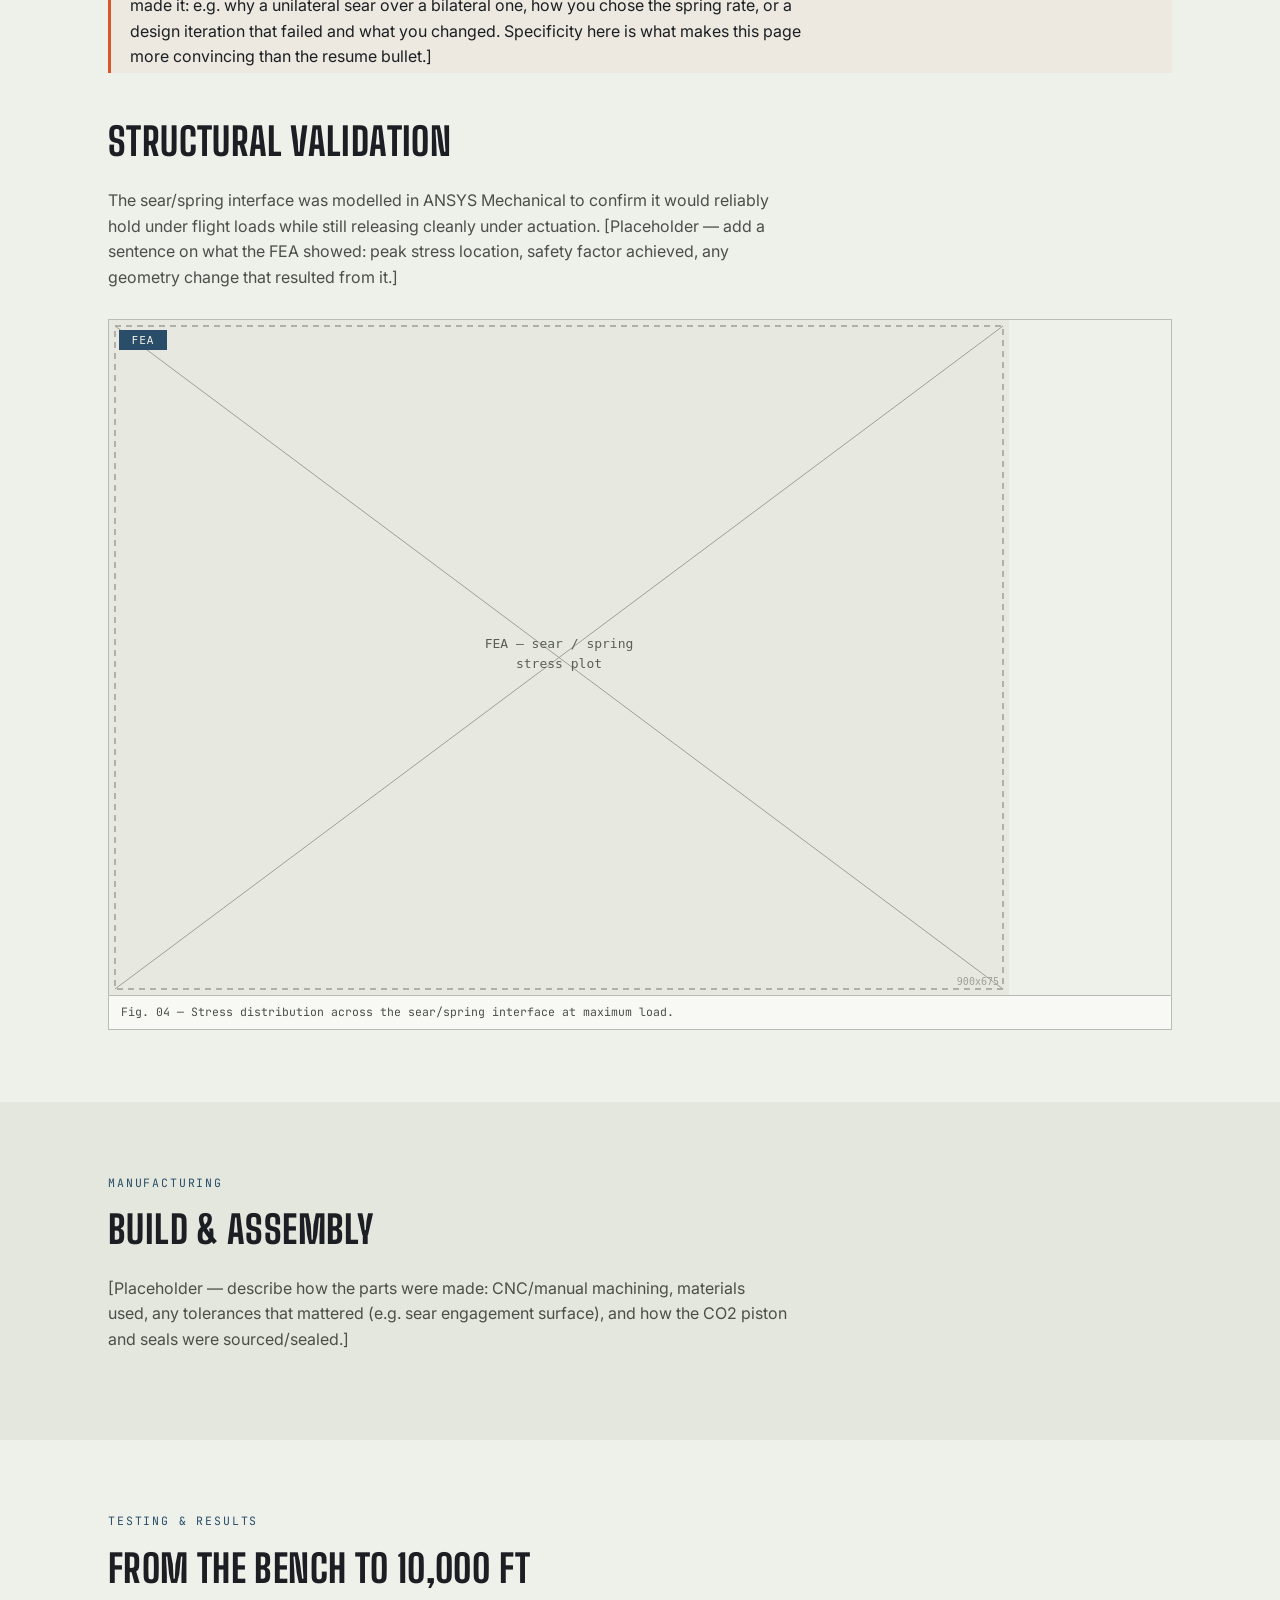
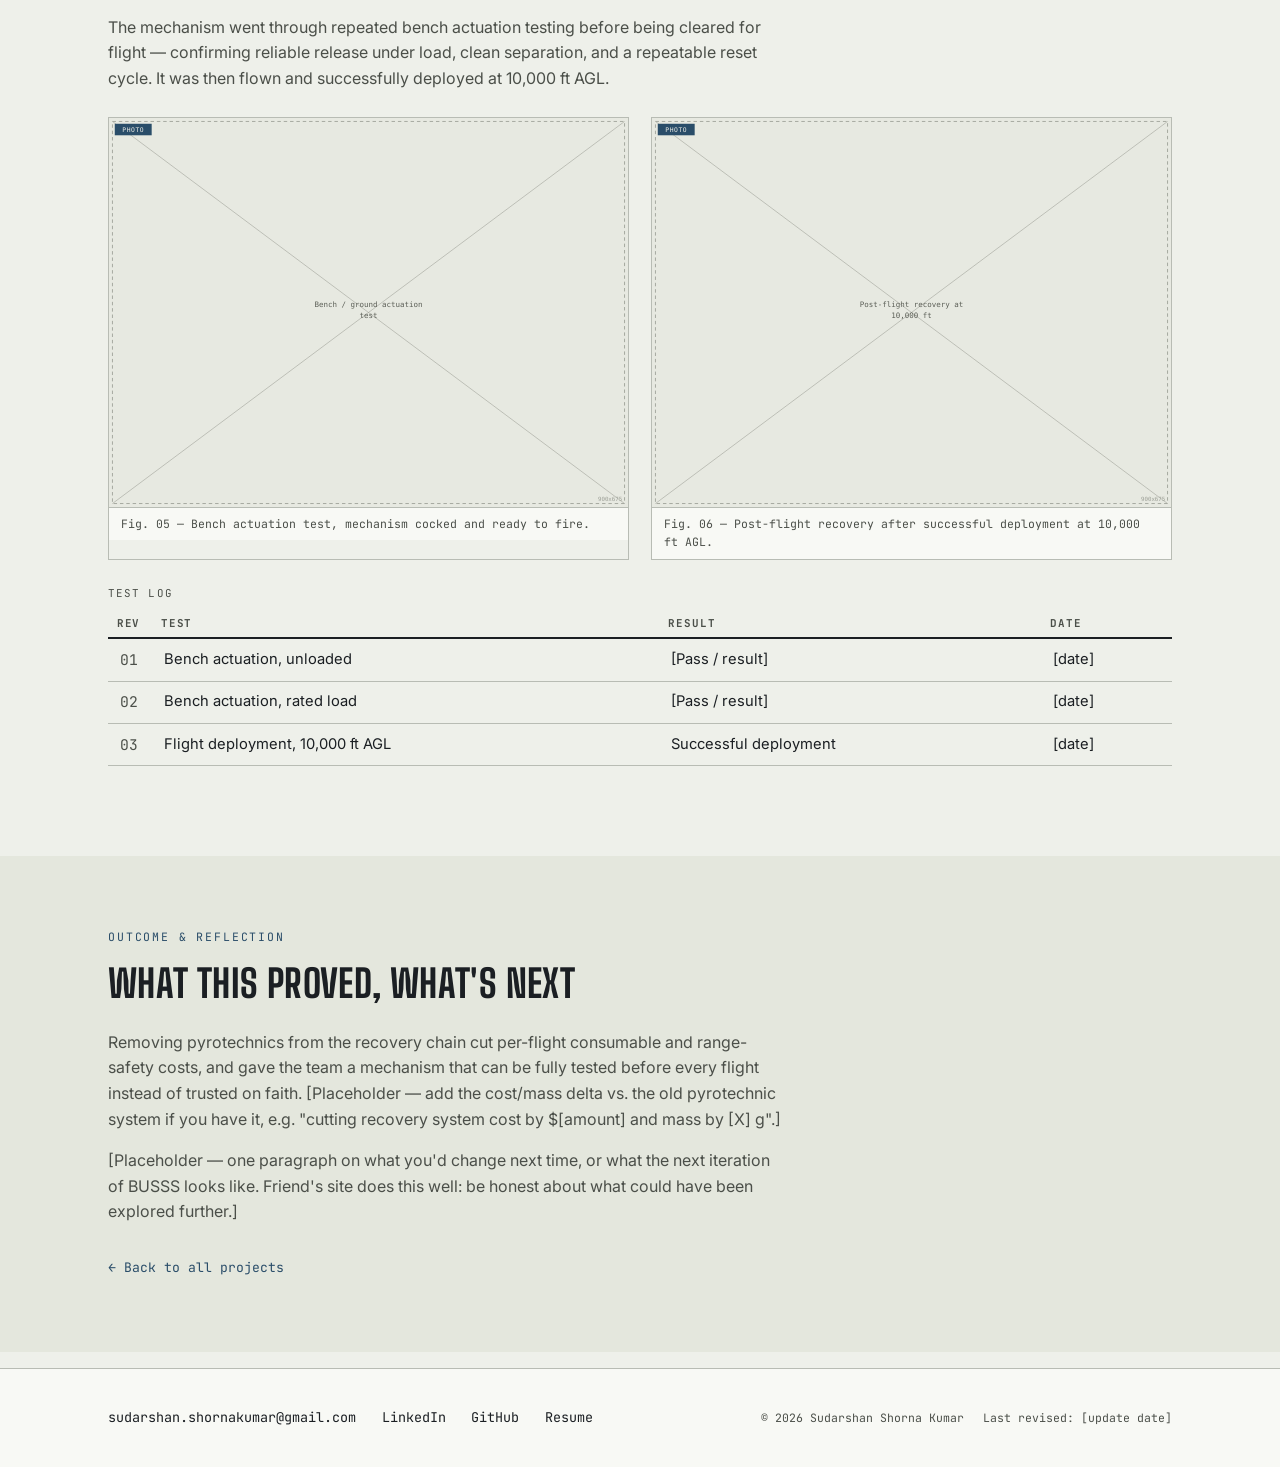
<file: site/projects/busss.html>
<!DOCTYPE html>
<html lang="en">
<head>
<meta charset="UTF-8">
<meta name="viewport" content="width=device-width, initial-scale=1.0">
<title>Ground-Based Tracking (Pi-HAT) | Sudarshan Shorna Kumar</title>
<link rel="preconnect" href="https://fonts.googleapis.com">
<link rel="preconnect" href="https://fonts.gstatic.com" crossorigin>
<link href="https://fonts.googleapis.com/css2?family=Big+Shoulders:wght@700;800&family=Inter:wght@400;500;600&family=JetBrains+Mono:wght@400;500&display=swap" rel="stylesheet">
<link rel="stylesheet" href="../assets/css/style.css">
</head>
<body>

<header class="site-header">
  <div class="wrap site-header-inner">
    <a class="brand" href="../index.html">Sudarshan Shorna Kumar</a>
    <div class="site-menu">
      <nav class="site-nav" aria-label="Primary">
        <a class="nav-link" href="../index.html">Home</a>
        <a class="nav-link" href="../about.html">About</a>
        <a class="nav-link current" href="../projects.html">Projects</a>
      </nav>
      <div class="nav-social">
        <a href="mailto:sudarshan.shornakumar@gmail.com">Email</a>
        <a href="https://linkedin.com/in/sudarshan-shorna-kumar" target="_blank" rel="noopener">LinkedIn</a>
        <a href="https://github.com/[your-username]" target="_blank" rel="noopener">GitHub</a>
      </div>
    </div>
    <button class="nav-toggle" aria-label="Toggle navigation menu" aria-expanded="false">&#9776;</button>
  </div>
</header>

<main>
  <section class="project-hero">
    <div class="wrap">
      <span class="eyebrow">Monash High Powered Rocketry</span>
      <h1>Big Unilateral Sear Spring System (BUSSS)</h1>
      <p style="max-width:70ch;">MHPR's first fully mechanical, non-pyrotechnic parachute deployment system — designed to remove black-powder charges from the recovery chain entirely.</p>
      <div class="meta-row">
        <span class="stamp">Flight&#8209;tested — 10,000 ft AGL</span>
        <span class="stamp blue">Role: Lead designer</span>
      </div>
    </div>

    <div class="project-titleblock">
      <div class="pt-cell"><span class="pt-label">System</span><span class="pt-value">Mechanical recovery</span></div>
      <div class="pt-cell"><span class="pt-label">Tools</span><span class="pt-value">Creo, ANSYS Mechanical, Windchill</span></div>
      <div class="pt-cell"><span class="pt-label">Duration</span><span class="pt-value">[X months]</span></div>
      <div class="pt-cell"><span class="pt-label">Status</span><span class="pt-value">Validated &amp; flown</span></div>
    </div>

    <div class="wrap">
      <figure class="hero-figure">
        <img src="../assets/images/projects/busss/busss-hero.svg" alt="Placeholder — BUSSS mounted in the airframe before flight" data-lightbox>
        <figcaption>Fig. 01 — BUSSS mounted in the airframe, pre-flight. Replace with a real photo.</figcaption>
      </figure>
    </div>
  </section>

  <section>
    <div class="wrap">
      <span class="eyebrow">Overview</span>
      <h2>Why mechanical, not pyrotechnic</h2>
      <p>Black-powder recovery charges are the industry-standard way to separate a rocket's airframe at apogee, but they come with real costs: consumables, range-safety paperwork, and a failure mode (a dud charge) that ends the flight badly. I set out to design a fully mechanical alternative for MHPR — a system that stores energy mechanically, releases it on command from the flight computer, and can be reset and re-tested on the bench without burning anything.</p>
      <p>[Placeholder — add a sentence on how this project came about: was it your idea, a lesson learnt from a previous flight, a team requirement? The cover letter mentions this replaced an unreliable pyrotechnic setup — expand on that story here.]</p>
    </div>
  </section>

  <section class="alt">
    <div class="wrap">
      <span class="eyebrow">Design requirements</span>
      <h2>What the mechanism had to do</h2>
      <p>Four constraints drove the design: reliably overcome a known retention load, survive flight loads, interface cleanly with the team's SRAD flight computer, and remain testable on the ground without a full flight.</p>

      <div class="req-grid">
        <div class="req-cell">
          <img src="../assets/images/projects/busss/busss-force-plot.svg" alt="Placeholder chart — retention force vs travel">
          <h3>Retention force</h3>
          <p>Sear and spring sized through iterative FEA to reliably overcome [X] N of retention force before release.</p>
        </div>
        <div class="req-cell">
          <img src="../assets/images/projects/busss/busss-fea.svg" alt="Placeholder — FEA stress plot">
          <h3>Structural margin</h3>
          <p>Sear/spring interface checked against flight loads with a minimum safety factor of [X].</p>
        </div>
        <div class="req-cell">
          <img src="../assets/images/projects/busss/busss-dr-slide.svg" alt="Placeholder — design review slide">
          <h3>Flight computer interface</h3>
          <p>Actuation trigger commanded by the SRAD flight computer at apogee via barometric altitude detection.</p>
        </div>
        <div class="req-cell">
          <img src="../assets/images/projects/busss/busss-bench-test.svg" alt="Placeholder — bench test setup">
          <h3>Ground-testability</h3>
          <p>Manual override retained so the full mechanism can be actuated and reset on the bench, no range required.</p>
        </div>
      </div>
    </div>
  </section>

  <section>
    <div class="wrap">
      <span class="eyebrow">Design &amp; analysis</span>
      <h2>Mechanism &amp; CAD</h2>
      <p>The mechanism uses a linear actuator to trip a spring-loaded sear. Releasing the sear vents a CO2-pressurised piston, which drives a separation ring to break the airframe joint and free the parachute. Everything is sized so the same hardware can be re-cocked and re-fired on the bench between flights.</p>

      <div class="figure-pair">
        <figure>
          <img src="../assets/images/projects/busss/busss-cad-iso.svg" alt="Placeholder — CAD isometric of full assembly" data-lightbox>
          <figcaption>Fig. 02 — Full assembly, isometric view.</figcaption>
        </figure>
        <figure>
          <img src="../assets/images/projects/busss/busss-exploded.svg" alt="Placeholder — exploded / cross-section view" data-lightbox>
          <figcaption>Fig. 03 — Exploded view showing sear, spring and CO2 piston.</figcaption>
        </figure>
      </div>

      <div class="callout">
        <span class="callout-label">Design note</span>
        <p>[Placeholder — this is a good place for one specific engineering decision and why you made it: e.g. why a unilateral sear over a bilateral one, how you chose the spring rate, or a design iteration that failed and what you changed. Specificity here is what makes this page more convincing than the resume bullet.]</p>
      </div>

      <h2 style="margin-top:2.4rem;">Structural validation</h2>
      <p>The sear/spring interface was modelled in ANSYS Mechanical to confirm it would reliably hold under flight loads while still releasing cleanly under actuation. [Placeholder — add a sentence on what the FEA showed: peak stress location, safety factor achieved, any geometry change that resulted from it.]</p>
      <figure class="hero-figure">
        <img src="../assets/images/projects/busss/busss-fea.svg" alt="Placeholder — FEA stress plot of sear/spring interface" data-lightbox>
        <figcaption>Fig. 04 — Stress distribution across the sear/spring interface at maximum load.</figcaption>
      </figure>
    </div>
  </section>

  <section class="alt">
    <div class="wrap">
      <span class="eyebrow">Manufacturing</span>
      <h2>Build &amp; assembly</h2>
      <p>[Placeholder — describe how the parts were made: CNC/manual machining, materials used, any tolerances that mattered (e.g. sear engagement surface), and how the CO2 piston and seals were sourced/sealed.]</p>
    </div>
  </section>

  <section>
    <div class="wrap">
      <span class="eyebrow">Testing &amp; results</span>
      <h2>From the bench to 10,000 ft</h2>
      <p>The mechanism went through repeated bench actuation testing before being cleared for flight — confirming reliable release under load, clean separation, and a repeatable reset cycle. It was then flown and successfully deployed at 10,000&nbsp;ft AGL.</p>

      <div class="figure-pair">
        <figure>
          <img src="../assets/images/projects/busss/busss-bench-test.svg" alt="Placeholder — bench / ground actuation test" data-lightbox>
          <figcaption>Fig. 05 — Bench actuation test, mechanism cocked and ready to fire.</figcaption>
        </figure>
        <figure>
          <img src="../assets/images/projects/busss/busss-flight-photo.svg" alt="Placeholder — post-flight recovery photo" data-lightbox>
          <figcaption>Fig. 06 — Post-flight recovery after successful deployment at 10,000 ft AGL.</figcaption>
        </figure>
      </div>

      <table class="simple-table">
        <caption>Test log</caption>
        <thead><tr><th class="num">Rev</th><th>Test</th><th>Result</th><th>Date</th></tr></thead>
        <tbody>
          <tr><td class="num">01</td><td>Bench actuation, unloaded</td><td>[Pass / result]</td><td>[date]</td></tr>
          <tr><td class="num">02</td><td>Bench actuation, rated load</td><td>[Pass / result]</td><td>[date]</td></tr>
          <tr><td class="num">03</td><td>Flight deployment, 10,000 ft AGL</td><td>Successful deployment</td><td>[date]</td></tr>
        </tbody>
      </table>
    </div>
  </section>

  <section class="alt">
    <div class="wrap">
      <span class="eyebrow">Outcome &amp; reflection</span>
      <h2>What this proved, what's next</h2>
      <p>Removing pyrotechnics from the recovery chain cut per-flight consumable and range-safety costs, and gave the team a mechanism that can be fully tested before every flight instead of trusted on faith. [Placeholder — add the cost/mass delta vs. the old pyrotechnic system if you have it, e.g. "cutting recovery system cost by $[amount] and mass by [X] g".]</p>
      <p>[Placeholder — one paragraph on what you'd change next time, or what the next iteration of BUSSS looks like. Friend's site does this well: be honest about what could have been explored further.]</p>
      <a class="back-link" href="../projects.html">&#8592; Back to all projects</a>
    </div>
  </section>
</main>

<footer id="contact">
  <div class="wrap footer-inner">
    <div class="footer-links">
      <a href="mailto:sudarshan.shornakumar@gmail.com">sudarshan.shornakumar@gmail.com</a>
      <a href="https://linkedin.com/in/sudarshan-shorna-kumar" target="_blank" rel="noopener">LinkedIn</a>
      <a href="https://github.com/[your-username]" target="_blank" rel="noopener">GitHub</a>
      <a href="../assets/Sudarshan_Shorna_Kumar_Resume.pdf">Resume</a>
    </div>
    <div class="footer-meta">
      <span>&copy; 2026 Sudarshan Shorna Kumar</span>
      <span>Last revised: [update date]</span>
    </div>
  </div>
</footer>

<script src="../assets/js/main.js"></script>
</body>
</html>
</file>
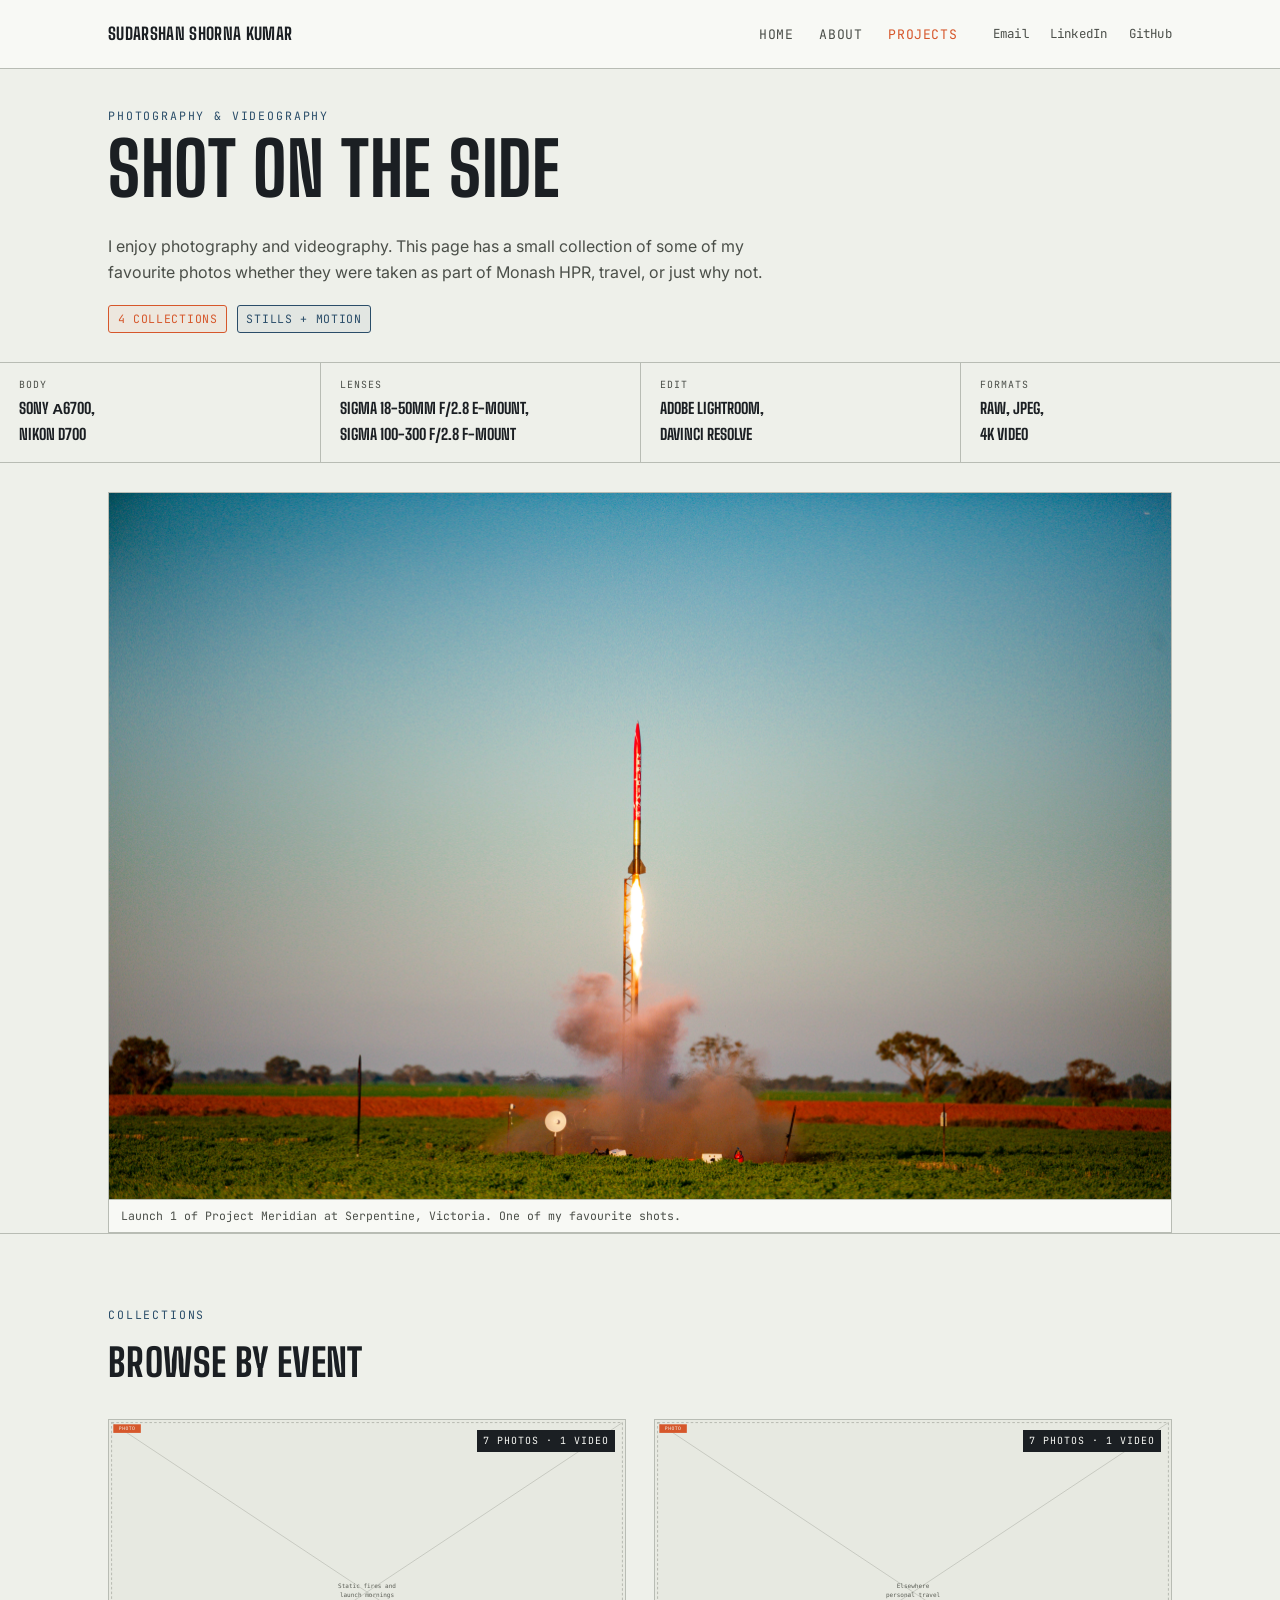
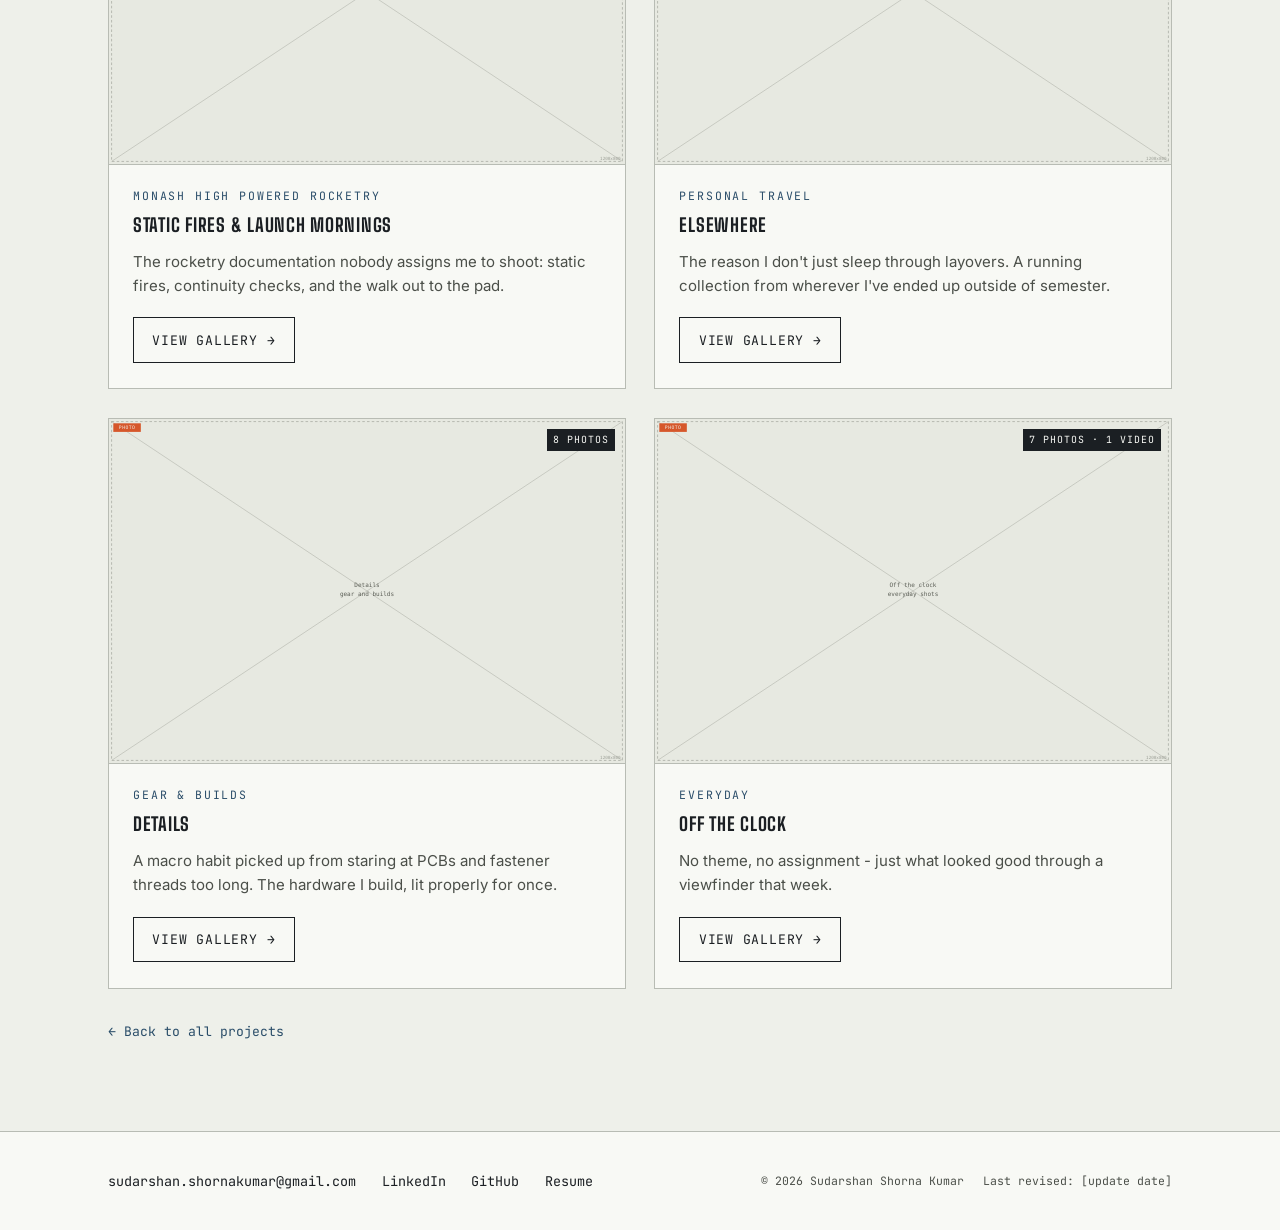
<file: site/projects/photography.html>
<!DOCTYPE html>
<html lang="en">
<head>
<meta charset="UTF-8">
<meta name="viewport" content="width=device-width, initial-scale=1.0">
<title>Ground-Based Tracking (Pi-HAT) | Sudarshan Shorna Kumar</title>
<link rel="preconnect" href="https://fonts.googleapis.com">
<link rel="preconnect" href="https://fonts.gstatic.com" crossorigin>
<link href="https://fonts.googleapis.com/css2?family=Big+Shoulders:wght@700;800&family=Inter:wght@400;500;600&family=JetBrains+Mono:wght@400;500&display=swap" rel="stylesheet">
<link rel="stylesheet" href="../assets/css/style.css">
</head>
<body>

<header class="site-header">
  <div class="wrap site-header-inner">
    <a class="brand" href="../index.html">Sudarshan Shorna Kumar</a>
    <div class="site-menu">
      <nav class="site-nav" aria-label="Primary">
        <a class="nav-link" href="../index.html">Home</a>
        <a class="nav-link" href="../about.html">About</a>
        <a class="nav-link current" href="../projects.html">Projects</a>
      </nav>
      <div class="nav-social">
        <a href="mailto:sudarshan.shornakumar@gmail.com">Email</a>
        <a href="https://linkedin.com/in/sudarshan-shorna-kumar" target="_blank" rel="noopener">LinkedIn</a>
        <a href="https://github.com/[your-username]" target="_blank" rel="noopener">GitHub</a>
      </div>
    </div>
    <button class="nav-toggle" aria-label="Toggle navigation menu" aria-expanded="false">&#9776;</button>
  </div>
</header>

<main>
  <section class="project-hero">
    <div class="wrap">
      <span class="eyebrow">Photography &amp; Videography</span>
      <h1>Shot on the Side</h1>
      <p style="max-width:70ch;">I enjoy photography and videography. This page has a small collection of some of my favourite photos whether they were taken as part of Monash HPR, travel, or just why not.</p>
      <div class="meta-row">
        <span class="stamp">4 collections</span>
        <span class="stamp blue">Stills + motion</span>
      </div>
    </div>

    <div class="project-titleblock">
      <div class="pt-cell"><span class="pt-label">Body</span><span class="pt-value">Sony &alpha;6700, <br>
        Nikon D700</span></div>
      <div class="pt-cell"><span class="pt-label">Lenses</span><span class="pt-value">Sigma 18-50mm F/2.8 E-Mount, <br>
        Sigma 100-300 F/2.8 F-Mount</span></div>
      <div class="pt-cell"><span class="pt-label">Edit</span><span class="pt-value">Adobe Lightroom, <br>
        DaVinci Resolve</span></div>
      <div class="pt-cell"><span class="pt-label">Formats</span><span class="pt-value">RAW, jpeg, <br>
        4K video</span></div>
    </div>

    <div class="wrap">
      <figure class="hero-figure">
        <img src="../assets/images/projects/photography/Meridian Launch 1.jpg" alt="Launch 1 of Project Meridian" data-lightbox>
        <figcaption>Launch 1 of Project Meridian at Serpentine, Victoria. One of my favourite shots.</figcaption>
      </figure>
    </div>
  </section>

  <section>
    <div class="wrap">
      <span class="eyebrow">Collections</span>
      <h2>Browse by event</h2>

      <div class="collection-grid" style="margin-top:1.6rem;">

        <article class="collection-card">
          <a class="card-cover" href="photography/launch.html" aria-label="Static Fires and Launch Mornings gallery"></a>
          <div class="collection-media">
            <img src="../assets/images/projects/photography/launch/launch-cover.svg" alt="">
            <span class="card-tag">7 photos &middot; 1 video</span>
          </div>
          <div class="collection-body">
            <span class="eyebrow">Monash High Powered Rocketry</span>
            <h3>Static Fires &amp; Launch Mornings</h3>
            <p>The rocketry documentation nobody assigns me to shoot: static fires, continuity checks, and the walk out to the pad.</p>
            <a class="btn outline" href="photography/launch.html">View gallery &#8594;</a>
          </div>
        </article>

        <article class="collection-card">
          <a class="card-cover" href="photography/elsewhere.html" aria-label="Elsewhere gallery"></a>
          <div class="collection-media">
            <img src="../assets/images/projects/photography/elsewhere/elsewhere-cover.svg" alt="">
            <span class="card-tag">7 photos &middot; 1 video</span>
          </div>
          <div class="collection-body">
            <span class="eyebrow">Personal travel</span>
            <h3>Elsewhere</h3>
            <p>The reason I don't just sleep through layovers. A running collection from wherever I've ended up outside of semester.</p>
            <a class="btn outline" href="photography/elsewhere.html">View gallery &#8594;</a>
          </div>
        </article>

        <article class="collection-card">
          <a class="card-cover" href="photography/details.html" aria-label="Details gallery"></a>
          <div class="collection-media">
            <img src="../assets/images/projects/photography/details/details-cover.svg" alt="">
            <span class="card-tag">8 photos</span>
          </div>
          <div class="collection-body">
            <span class="eyebrow">Gear &amp; builds</span>
            <h3>Details</h3>
            <p>A macro habit picked up from staring at PCBs and fastener threads too long. The hardware I build, lit properly for once.</p>
            <a class="btn outline" href="photography/details.html">View gallery &#8594;</a>
          </div>
        </article>

        <article class="collection-card">
          <a class="card-cover" href="photography/off-the-clock.html" aria-label="Off the Clock gallery"></a>
          <div class="collection-media">
            <img src="../assets/images/projects/photography/off-the-clock/otc-cover.svg" alt="">
            <span class="card-tag">7 photos &middot; 1 video</span>
          </div>
          <div class="collection-body">
            <span class="eyebrow">Everyday</span>
            <h3>Off the Clock</h3>
            <p>No theme, no assignment - just what looked good through a viewfinder that week.</p>
            <a class="btn outline" href="photography/off-the-clock.html">View gallery &#8594;</a>
          </div>
        </article>

      </div>

      <a class="back-link" href="../projects.html" style="margin-top:2rem;">&#8592; Back to all projects</a>
    </div>
  </section>
</main>

<footer id="contact">
  <div class="wrap footer-inner">
    <div class="footer-links">
      <a href="mailto:sudarshan.shornakumar@gmail.com">sudarshan.shornakumar@gmail.com</a>
      <a href="https://linkedin.com/in/sudarshan-shorna-kumar" target="_blank" rel="noopener">LinkedIn</a>
      <a href="https://github.com/[your-username]" target="_blank" rel="noopener">GitHub</a>
      <a href="../assets/Sudarshan_Shorna_Kumar_Resume.pdf">Resume</a>
    </div>
    <div class="footer-meta">
      <span>&copy; 2026 Sudarshan Shorna Kumar</span>
      <span>Last revised: [update date]</span>
    </div>
  </div>
</footer>

<script src="../assets/js/main.js"></script>
</body>
</html>
</file>
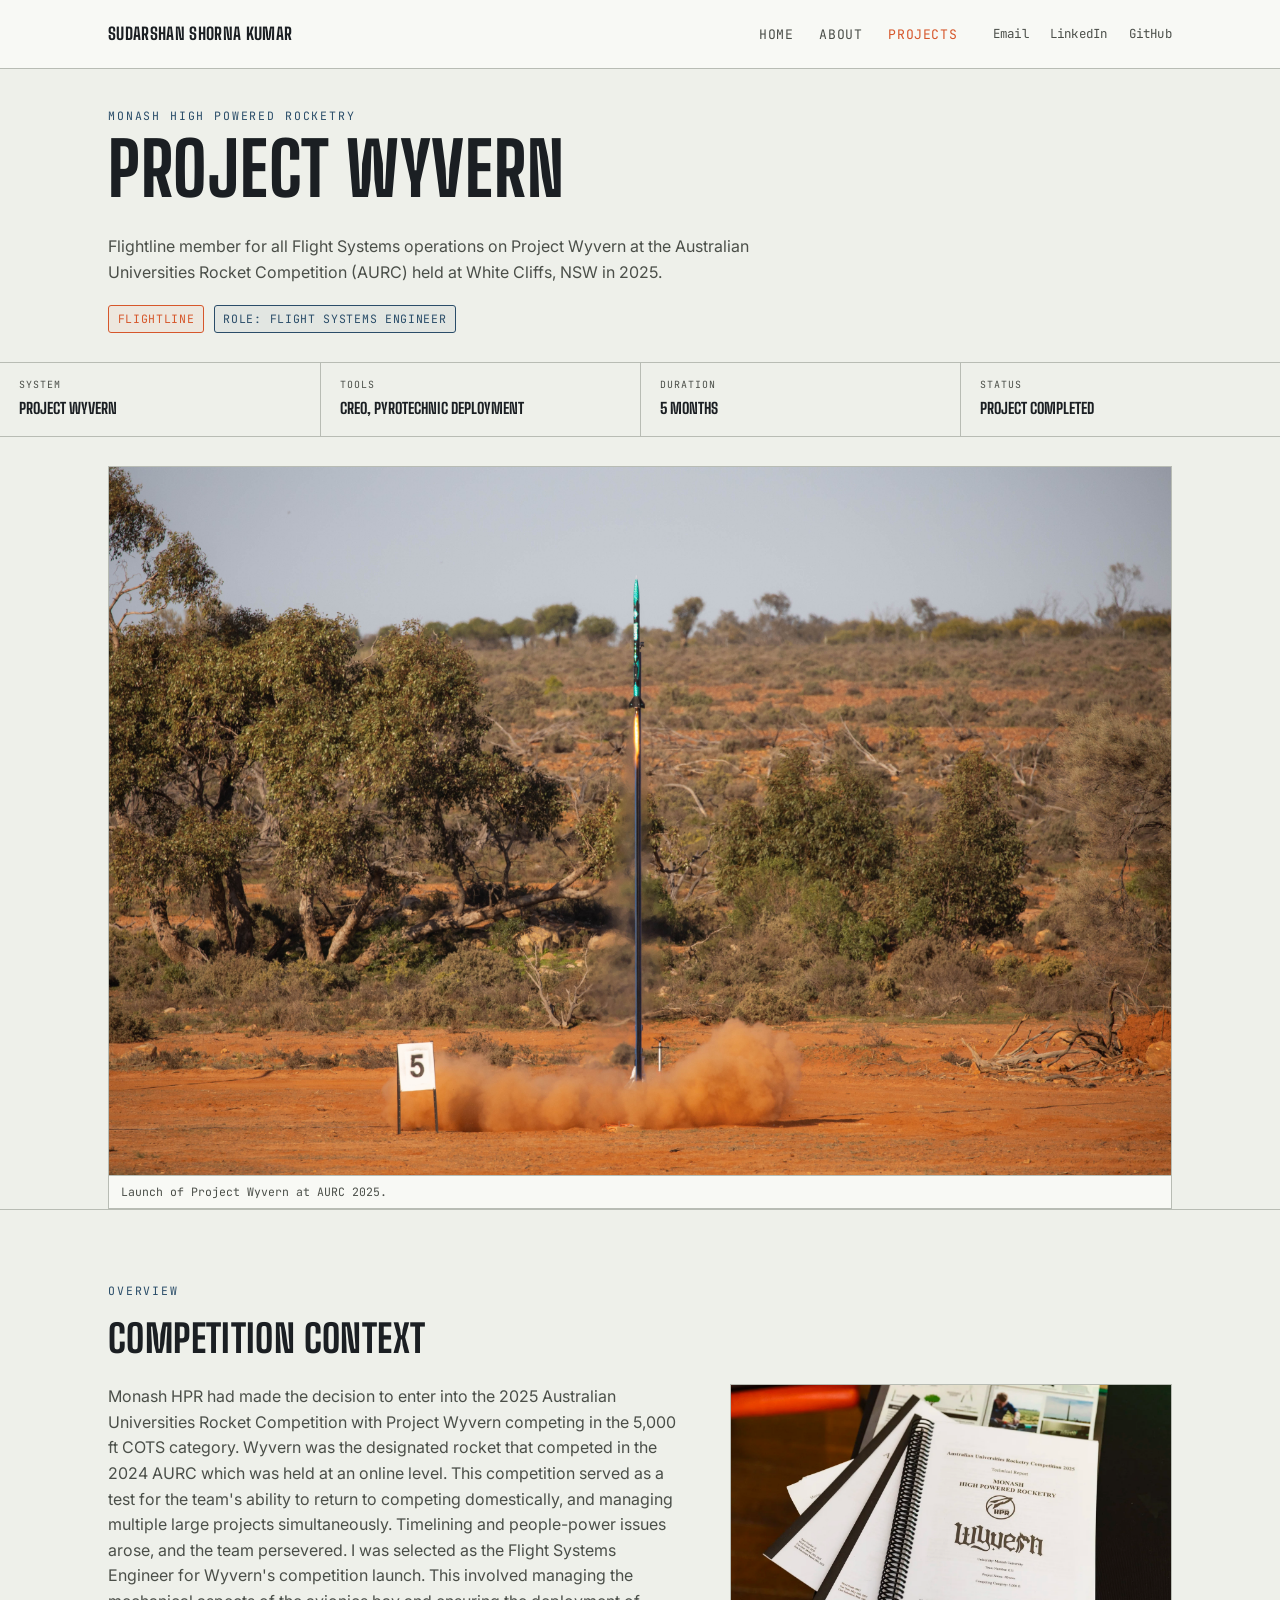
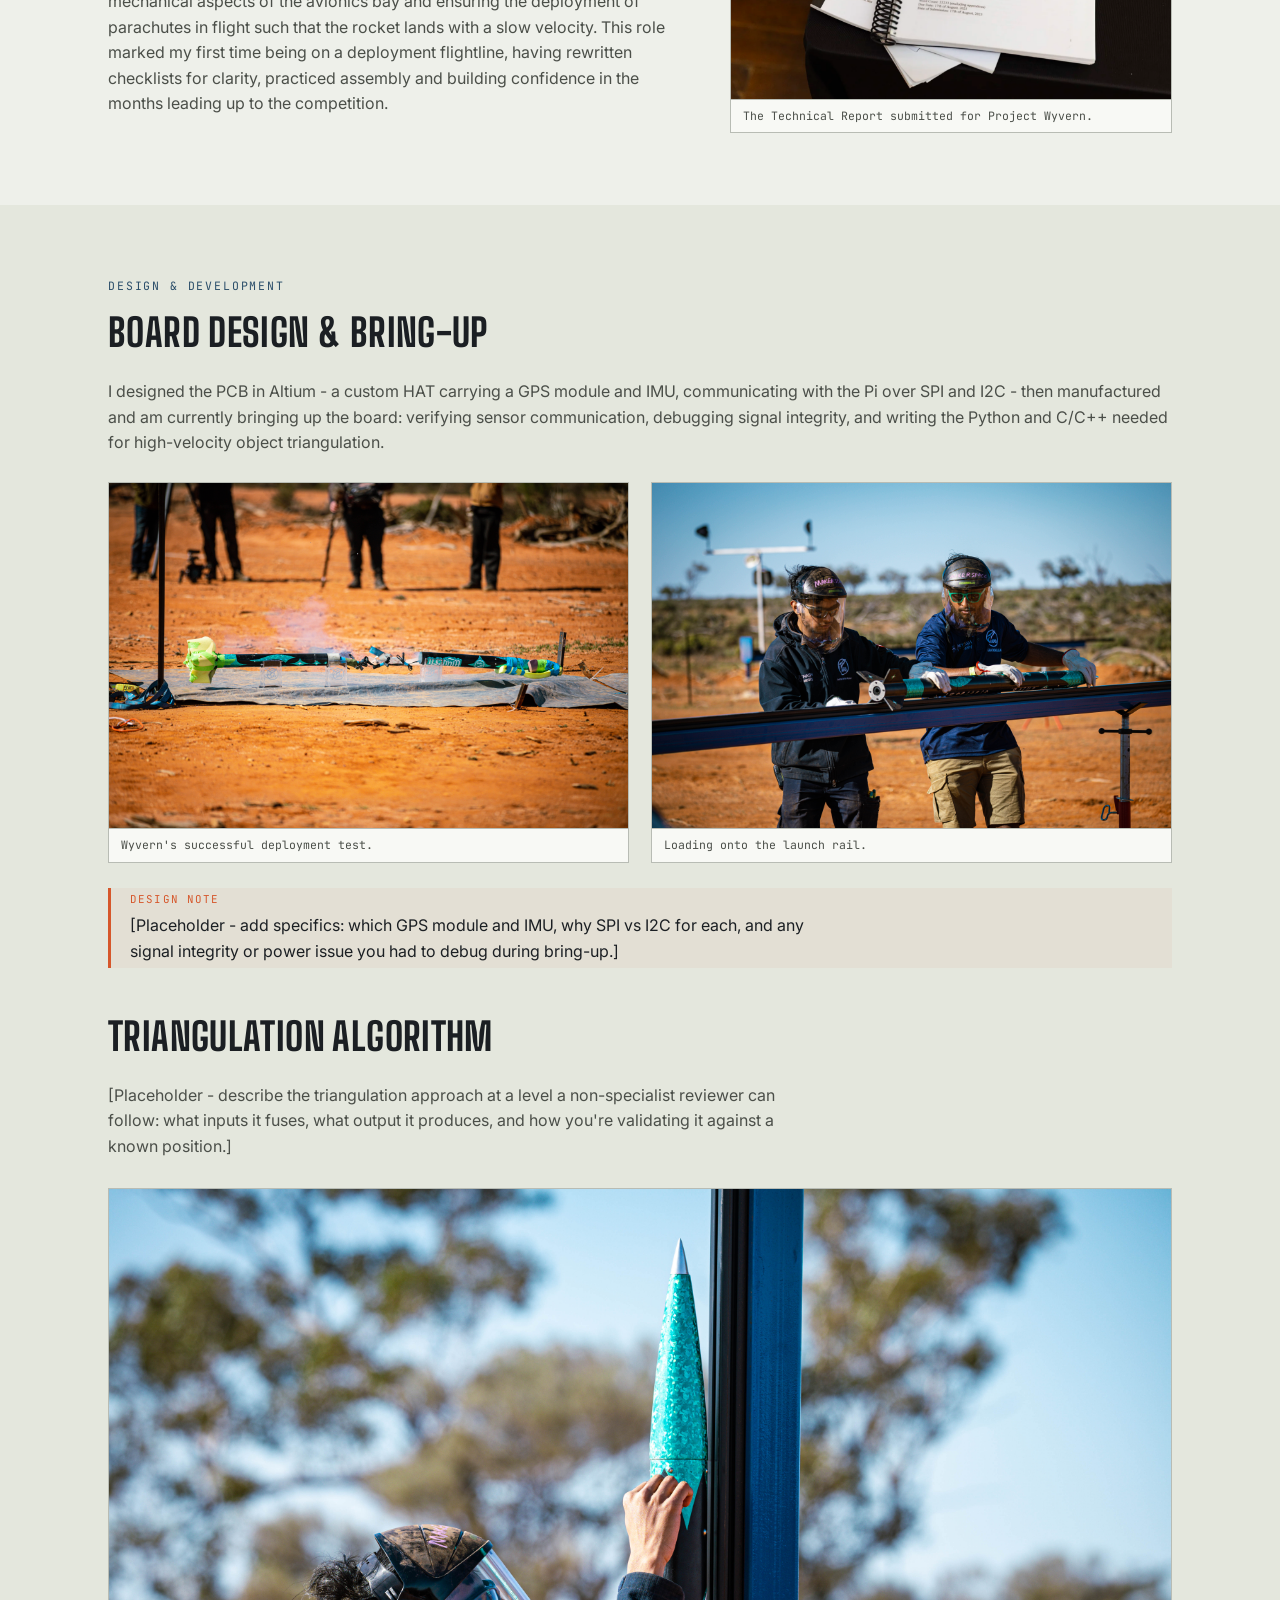
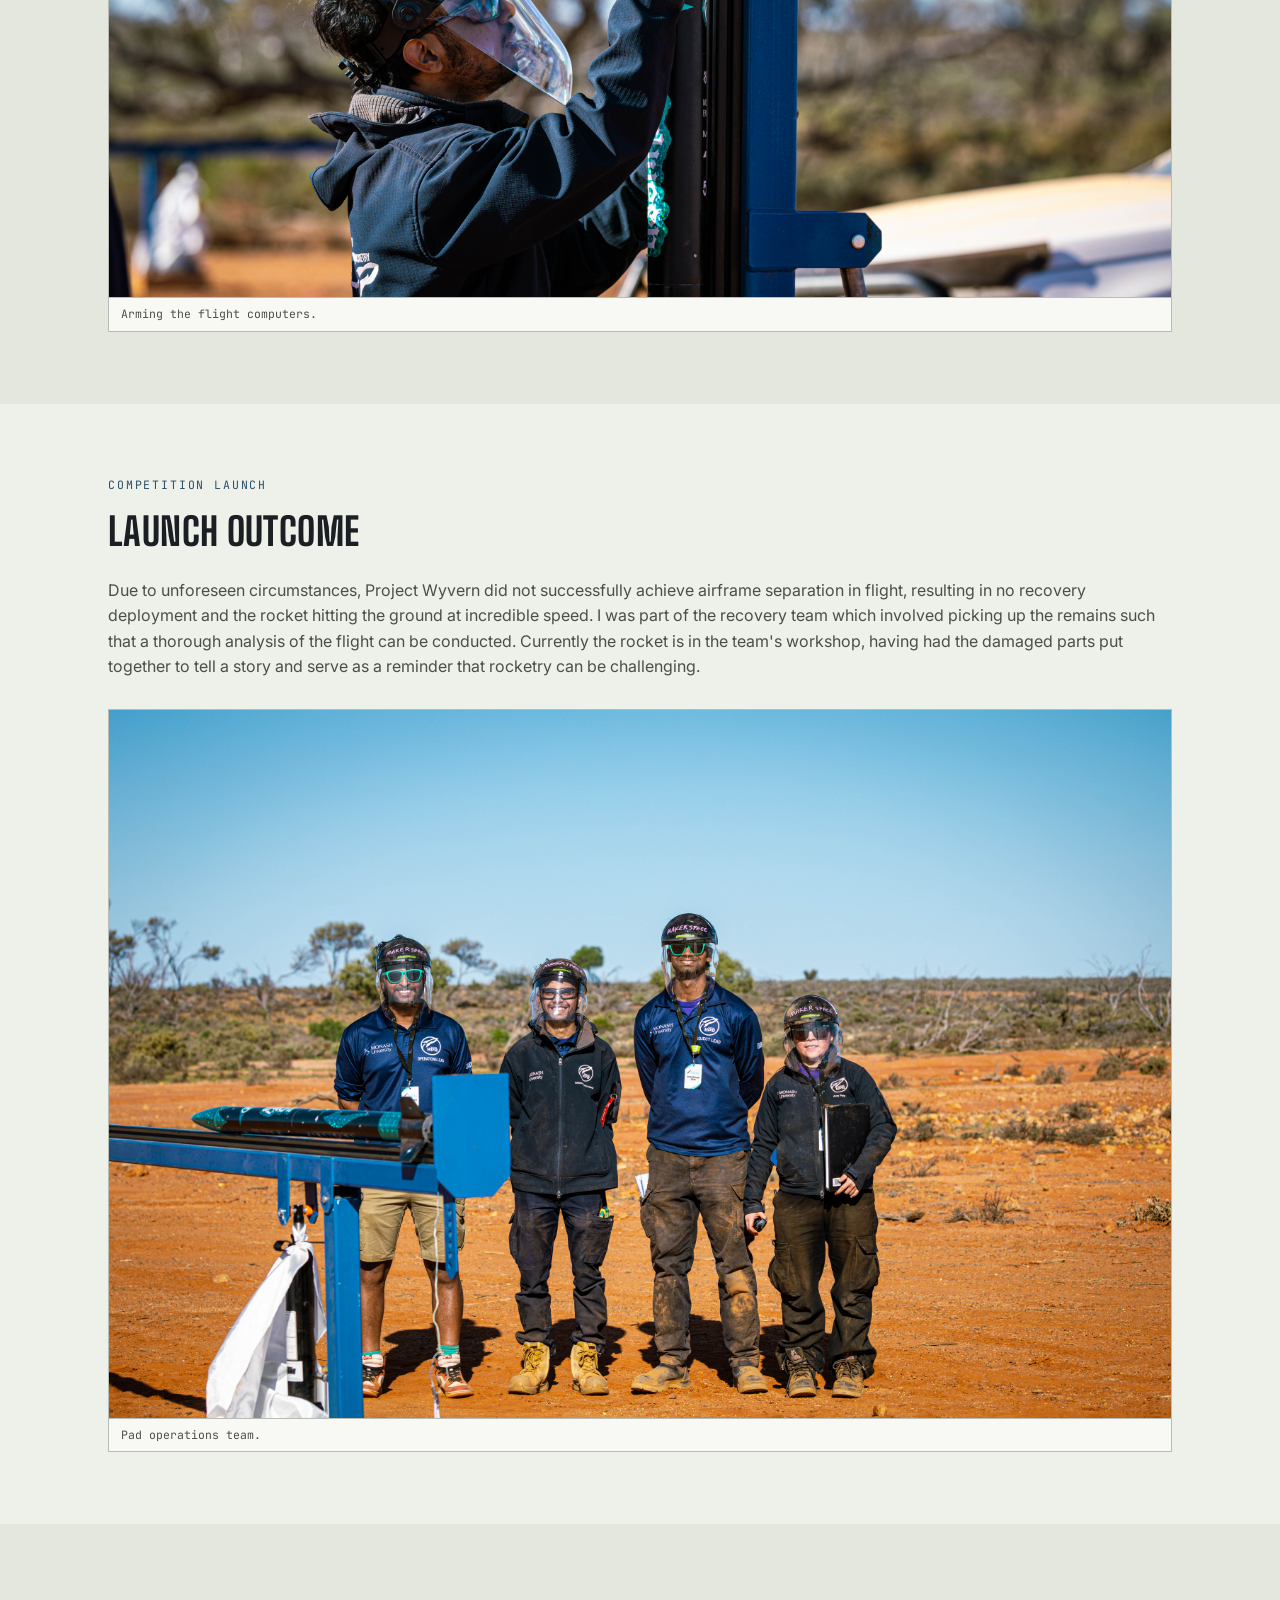
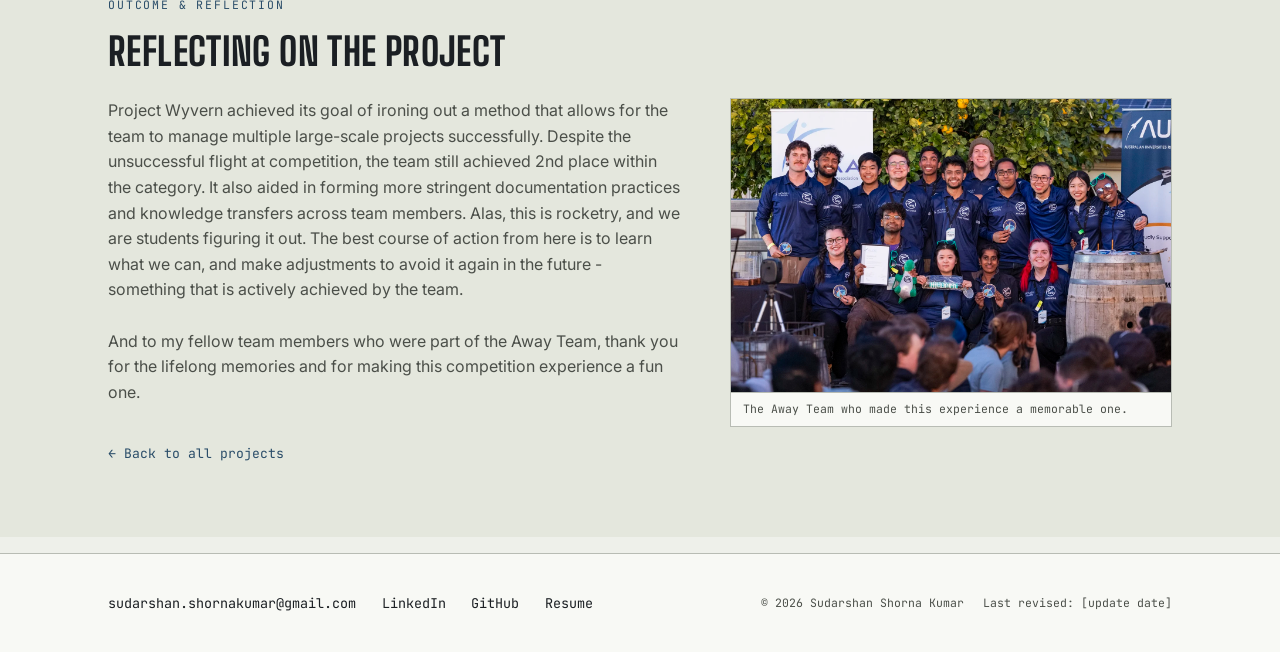
<file: site/projects/project_wyvern.html>
<!DOCTYPE html>
<html lang="en">
<head>
<meta charset="UTF-8">
<meta name="viewport" content="width=device-width, initial-scale=1.0">
<title>Project Wyvern | Sudarshan Shorna Kumar</title>
<link rel="preconnect" href="https://fonts.googleapis.com">
<link rel="preconnect" href="https://fonts.gstatic.com" crossorigin>
<link href="https://fonts.googleapis.com/css2?family=Big+Shoulders:wght@700;800&family=Inter:wght@400;500;600&family=JetBrains+Mono:wght@400;500&display=swap" rel="stylesheet">
<link rel="stylesheet" href="../assets/css/style.css">
</head>
<body>

<header class="site-header">
  <div class="wrap site-header-inner">
    <a class="brand" href="../index.html">Sudarshan Shorna Kumar</a>
    <div class="site-menu">
      <nav class="site-nav" aria-label="Primary">
        <a class="nav-link" href="../index.html">Home</a>
        <a class="nav-link" href="../about.html">About</a>
        <a class="nav-link current" href="../projects.html">Projects</a>
      </nav>
      <div class="nav-social">
        <a href="mailto:sudarshan.shornakumar@gmail.com">Email</a>
        <a href="https://linkedin.com/in/sudarshan-shorna-kumar" target="_blank" rel="noopener">LinkedIn</a>
        <a href="https://github.com/[your-username]" target="_blank" rel="noopener">GitHub</a>
      </div>
    </div>
    <button class="nav-toggle" aria-label="Toggle navigation menu" aria-expanded="false">&#9776;</button>
  </div>
</header>

<main>
  <section class="project-hero">
    <div class="wrap">
      <span class="eyebrow">Monash High Powered Rocketry</span>
      <h1>Project Wyvern</h1>
      <p style="max-width:70ch;">Flightline member for all Flight Systems operations on Project Wyvern at the Australian Universities Rocket Competition (AURC) held at White Cliffs, NSW in 2025.</p>
      <div class="meta-row">
        <span class="stamp">Flightline</span>
        <span class="stamp blue">Role: Flight Systems Engineer</span>
      </div>
    </div>

    <div class="project-titleblock">
      <div class="pt-cell"><span class="pt-label">System</span><span class="pt-value">Project Wyvern</span></div>
      <div class="pt-cell"><span class="pt-label">Tools</span><span class="pt-value">Creo, Pyrotechnic deployment</span></div>
      <div class="pt-cell"><span class="pt-label">Duration</span><span class="pt-value">5 Months</span></div>
      <div class="pt-cell"><span class="pt-label">Status</span><span class="pt-value">Project Completed</span></div>
    </div>

    <div class="wrap">
      <figure class="hero-figure">
        <img src="../assets/images/projects/project_wyvern/wyvern_launch.jpg" alt="Launch of Project Wyvern at AURC 2025" data-lightbox>
        <figcaption>Launch of Project Wyvern at AURC 2025.</figcaption>
      </figure>
    </div>
  </section>

  <section>
    <div class="wrap">
      <span class="eyebrow">Overview</span>
      <h2>Competition Context</h2>
      <div class="split-content">
        <p>Monash HPR had made the decision to enter into the 2025 Australian Universities Rocket Competition with Project Wyvern competing in the 5,000 ft COTS category. Wyvern was the designated rocket that competed in the 2024 AURC which was held at an online level.
          This competition served as a test for the team's ability to return to competing domestically, and managing multiple large projects simultaneously. Timelining and people-power issues arose, and the team persevered.
          I was selected as the Flight Systems Engineer for Wyvern's competition launch. This involved managing the mechanical aspects of the avionics bay and ensuring the deployment of parachutes in flight such that the rocket lands with a slow velocity.
          This role marked my first time being on a deployment flightline, having rewritten checklists for clarity, practiced assembly and building confidence in the months leading up to the competition.</p>
          <figure>
            <img src="../assets/images/projects/project_wyvern/wyvern_technical_report.webp" alt="Wyvern Technical Report" data-lightbox>
            <figcaption>The Technical Report submitted for Project Wyvern.</figcaption>
          </figure>
        </div>
    </div>
  </section>

  <section class="alt">
    <div class="wrap">
      <span class="eyebrow">Design &amp; development</span>
      <h2>Board design &amp; bring-up</h2>
      <p style="max-width:none;">I designed the PCB in Altium - a custom HAT carrying a GPS module and IMU, communicating with the Pi over SPI and I2C - then manufactured and am currently bringing up the board: verifying sensor communication, debugging signal integrity, and writing the Python and C/C++ needed for high-velocity object triangulation.</p>

      <div class="figure-pair">
        <figure>
          <img src="../assets/images/projects/project_wyvern/wyvern_dep_test.jpg" alt="Wyvern deployment test" data-lightbox>
          <figcaption>Wyvern's successful deployment test.</figcaption>
        </figure>
        <figure>
          <img src="../assets/images/projects/project_wyvern/launch_rail_loading.jpg" alt="Loading onto the launch rail" data-lightbox>
          <figcaption>Loading onto the launch rail.</figcaption>
        </figure>
      </div>

      <div class="callout">
        <span class="callout-label">Design note</span>
        <p>[Placeholder - add specifics: which GPS module and IMU, why SPI vs I2C for each, and any signal integrity or power issue you had to debug during bring-up.]</p>
      </div>

      <h2 style="margin-top:2.4rem;">Triangulation algorithm</h2>
      <p>[Placeholder - describe the triangulation approach at a level a non-specialist reviewer can follow: what inputs it fuses, what output it produces, and how you're validating it against a known position.]</p>
      <figure class="hero-figure">
        <img src="../assets/images/projects/project_wyvern/launch_rail_arming.jpg" alt="Arming the rocket" data-lightbox>
        <figcaption>Arming the flight computers.</figcaption>
      </figure>
    </div>
  </section>

  <section>
    <div class="wrap">
      <span class="eyebrow">Competition Launch</span>
      <h2>Launch Outcome</h2>
      <p style="max-width:none;"> Due to unforeseen circumstances, Project Wyvern did not successfully achieve airframe separation in flight, resulting in no recovery deployment and the rocket hitting the ground at incredible speed.
        I was part of the recovery team which involved picking up the remains such that a thorough analysis of the flight can be conducted.
        Currently the rocket is in the team's workshop, having had the damaged parts put together to tell a story and serve as a reminder that rocketry can be challenging.
        </p>
      <figure class="hero-figure">
        <img src="../assets/images/projects/project_wyvern/launch_rail_group.jpg" alt="Pad operations team" data-lightbox>
        <figcaption>Pad operations team.</figcaption>
      </figure>
    </div>
  </section>

  <section class="alt">
    <div class="wrap">
      <span class="eyebrow">Outcome &amp; reflection</span>
      <h2>Reflecting on the Project</h2>
      <div class="split-content">
        <p>Project Wyvern achieved its goal of ironing out a method that allows for the team to manage multiple large-scale projects successfully. Despite the unsuccessful flight at competition, the team still achieved 2nd place within the category.
          It also aided in forming more stringent documentation practices and knowledge transfers across team members. Alas, this is rocketry, and we are students figuring it out. The best course of action from here is to learn what we can, and make adjustments to avoid it again in the future - something that is actively achieved by the team.
          <br> <br>
          And to my fellow team members who were part of the Away Team, thank you for the lifelong memories and for making this competition experience a fun one.</p>
        <figure>
          <img src="../assets/images/projects/project_wyvern/wyvern_away_team.webp" alt="AURC25 Away Team" data-lightbox>
          <figcaption>The Away Team who made this experience a memorable one.</figcaption>
        </figure>
      </div>
      <a class="back-link" href="../projects.html">&#8592; Back to all projects</a>
    </div>
  </section>
</main>

<footer id="contact">
  <div class="wrap footer-inner">
    <div class="footer-links">
      <a href="mailto:sudarshan.shornakumar@gmail.com">sudarshan.shornakumar@gmail.com</a>
      <a href="https://linkedin.com/in/sudarshan-shorna-kumar" target="_blank" rel="noopener">LinkedIn</a>
      <a href="https://github.com/[your-username]" target="_blank" rel="noopener">GitHub</a>
      <a href="../assets/Sudarshan_Shorna_Kumar_Resume.pdf">Resume</a>
    </div>
    <div class="footer-meta">
      <span>&copy; 2026 Sudarshan Shorna Kumar</span>
      <span>Last revised: [update date]</span>
    </div>
  </div>
</footer>

<script src="../assets/js/main.js"></script>
</body>
</html>
</file>
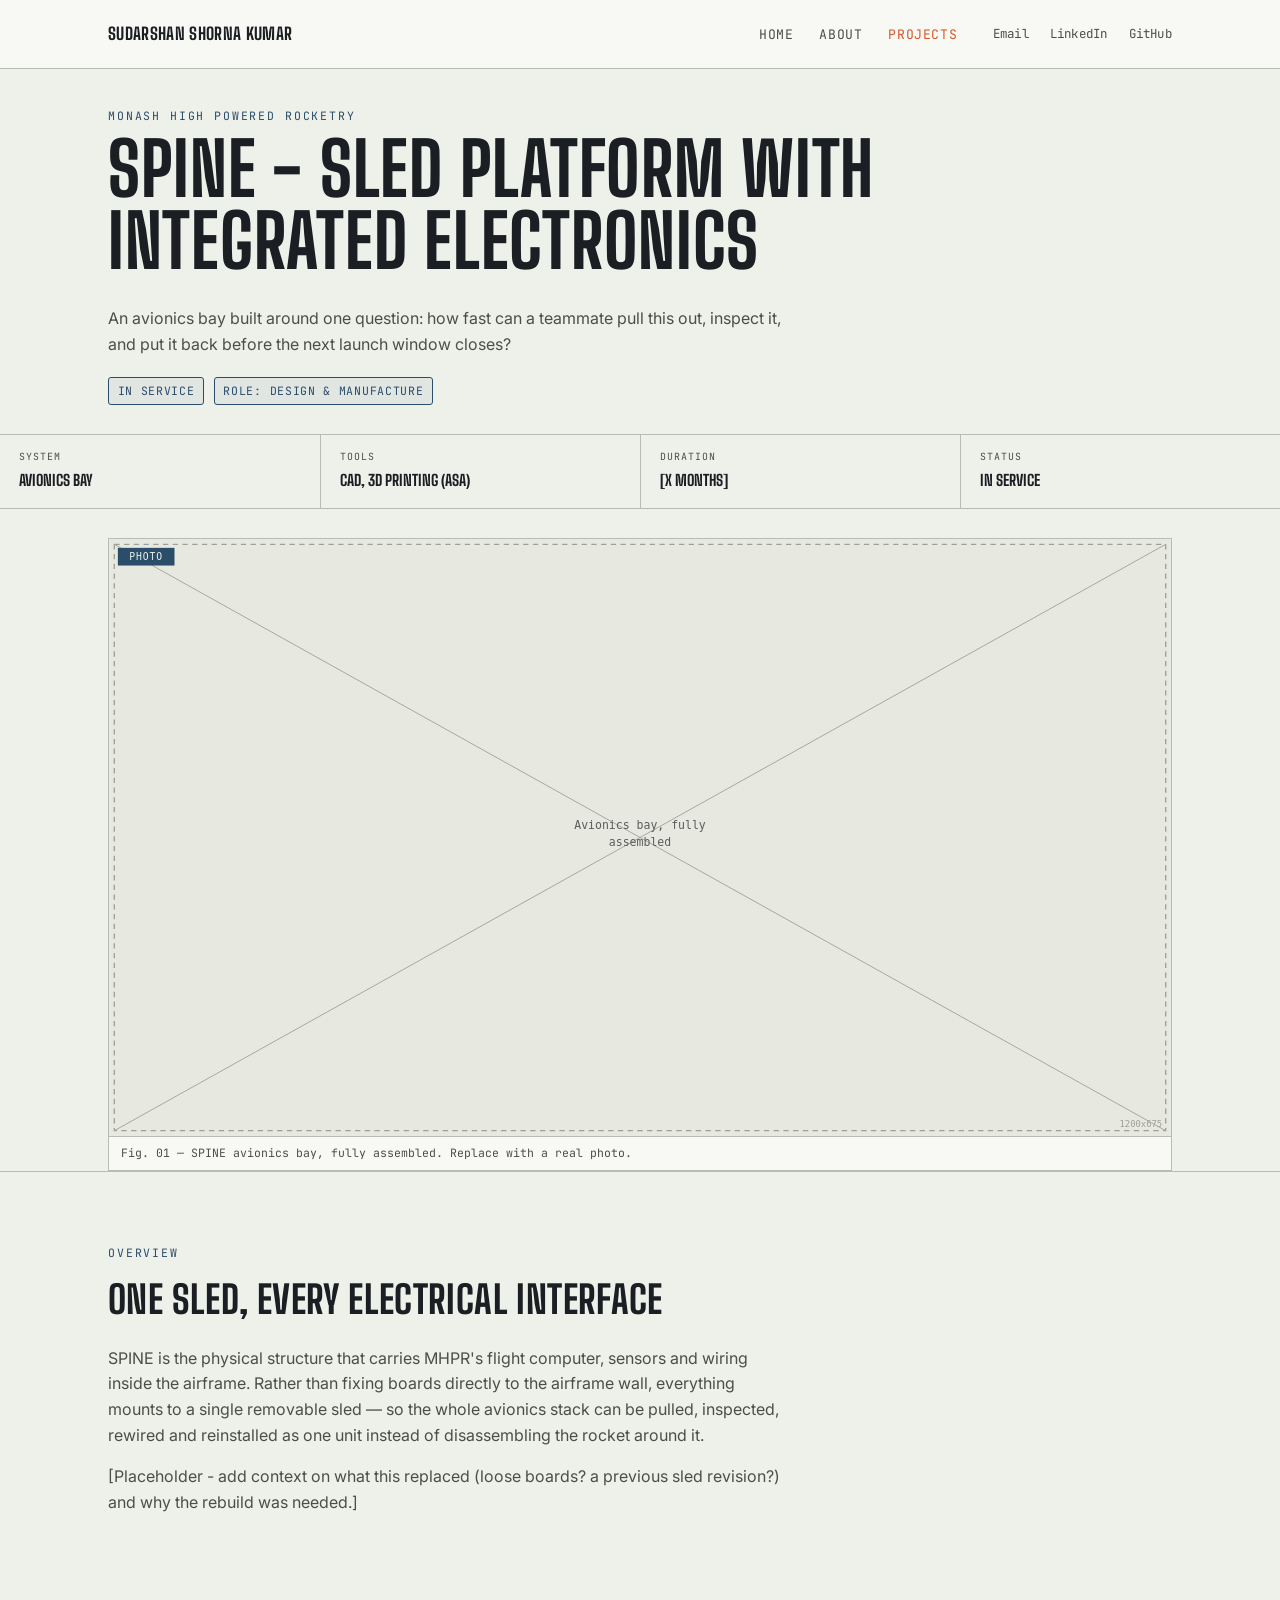
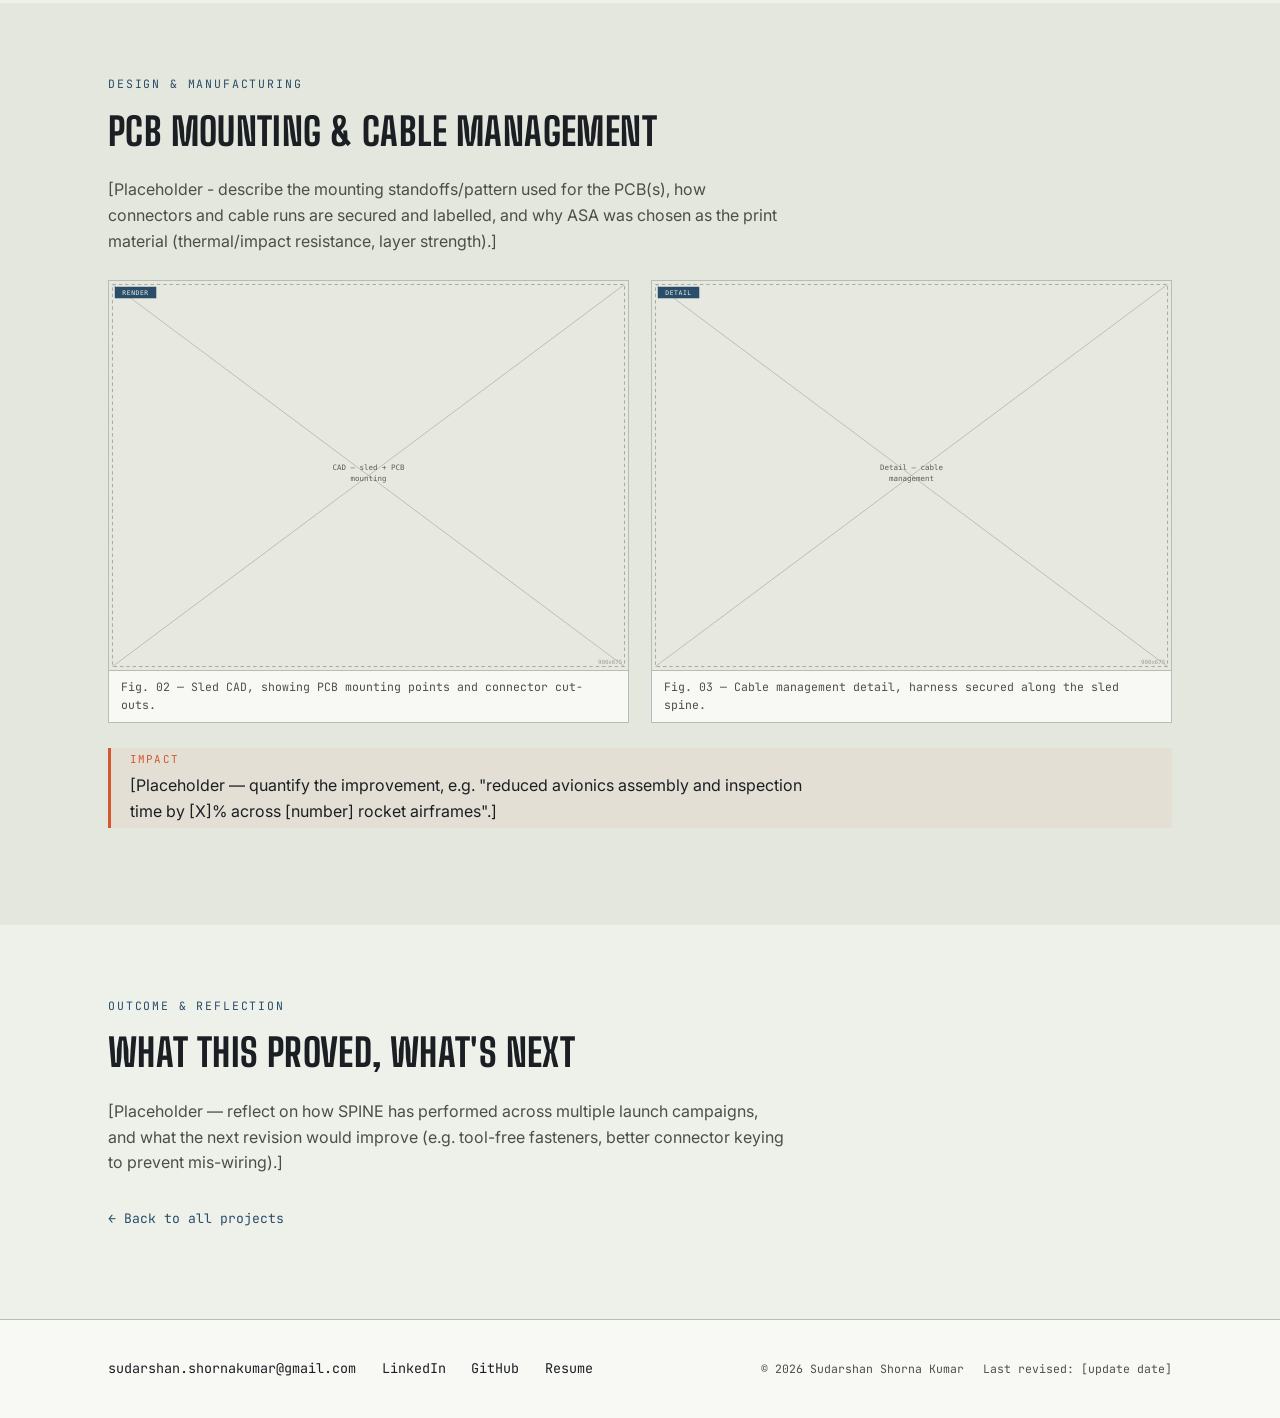
<file: site/projects/spine.html>
<!DOCTYPE html>
<html lang="en">
<head>
<meta charset="UTF-8">
<meta name="viewport" content="width=device-width, initial-scale=1.0">
<title>Ground-Based Tracking (Pi-HAT) | Sudarshan Shorna Kumar</title>
<link rel="preconnect" href="https://fonts.googleapis.com">
<link rel="preconnect" href="https://fonts.gstatic.com" crossorigin>
<link href="https://fonts.googleapis.com/css2?family=Big+Shoulders:wght@700;800&family=Inter:wght@400;500;600&family=JetBrains+Mono:wght@400;500&display=swap" rel="stylesheet">
<link rel="stylesheet" href="../assets/css/style.css">
</head>
<body>

<header class="site-header">
  <div class="wrap site-header-inner">
    <a class="brand" href="../index.html">Sudarshan Shorna Kumar</a>
    <div class="site-menu">
      <nav class="site-nav" aria-label="Primary">
        <a class="nav-link" href="../index.html">Home</a>
        <a class="nav-link" href="../about.html">About</a>
        <a class="nav-link current" href="../projects.html">Projects</a>
      </nav>
      <div class="nav-social">
        <a href="mailto:sudarshan.shornakumar@gmail.com">Email</a>
        <a href="https://linkedin.com/in/sudarshan-shorna-kumar" target="_blank" rel="noopener">LinkedIn</a>
        <a href="https://github.com/[your-username]" target="_blank" rel="noopener">GitHub</a>
      </div>
    </div>
    <button class="nav-toggle" aria-label="Toggle navigation menu" aria-expanded="false">&#9776;</button>
  </div>
</header>

<main>
  <section class="project-hero">
    <div class="wrap">
      <span class="eyebrow">Monash High Powered Rocketry</span>
      <h1>SPINE - Sled Platform with Integrated Electronics</h1>
      <p style="max-width:70ch;">An avionics bay built around one question: how fast can a teammate pull this out, inspect it, and put it back before the next launch window closes?</p>
      <div class="meta-row">
        <span class="stamp blue">In service</span>
        <span class="stamp blue">Role: Design &amp; manufacture</span>
      </div>
    </div>

    <div class="project-titleblock">
      <div class="pt-cell"><span class="pt-label">System</span><span class="pt-value">Avionics bay</span></div>
      <div class="pt-cell"><span class="pt-label">Tools</span><span class="pt-value">CAD, 3D printing (ASA)</span></div>
      <div class="pt-cell"><span class="pt-label">Duration</span><span class="pt-value">[X months]</span></div>
      <div class="pt-cell"><span class="pt-label">Status</span><span class="pt-value">In service</span></div>
    </div>

    <div class="wrap">
      <figure class="hero-figure">
        <img src="../assets/images/projects/spine/spine-hero.svg" alt="Placeholder — avionics bay, fully assembled" data-lightbox>
        <figcaption>Fig. 01 — SPINE avionics bay, fully assembled. Replace with a real photo.</figcaption>
      </figure>
    </div>
  </section>

  <section>
    <div class="wrap">
      <span class="eyebrow">Overview</span>
      <h2>One sled, every electrical interface</h2>
      <p>SPINE is the physical structure that carries MHPR's flight computer, sensors and wiring inside the airframe. Rather than fixing boards directly to the airframe wall, everything mounts to a single removable sled — so the whole avionics stack can be pulled, inspected, rewired and reinstalled as one unit instead of disassembling the rocket around it.</p>
      <p>[Placeholder - add context on what this replaced (loose boards? a previous sled revision?) and why the rebuild was needed.]</p>
    </div>
  </section>

  <section class="alt">
    <div class="wrap">
      <span class="eyebrow">Design &amp; manufacturing</span>
      <h2>PCB mounting &amp; cable management</h2>
      <p>[Placeholder - describe the mounting standoffs/pattern used for the PCB(s), how connectors and cable runs are secured and labelled, and why ASA was chosen as the print material (thermal/impact resistance, layer strength).]</p>

      <div class="figure-pair">
        <figure>
          <img src="../assets/images/projects/spine/spine-cad.svg" alt="Placeholder — CAD of sled with PCB mounting" data-lightbox>
          <figcaption>Fig. 02 — Sled CAD, showing PCB mounting points and connector cut-outs.</figcaption>
        </figure>
        <figure>
          <img src="../assets/images/projects/spine/spine-detail.svg" alt="Placeholder — cable management detail" data-lightbox>
          <figcaption>Fig. 03 — Cable management detail, harness secured along the sled spine.</figcaption>
        </figure>
      </div>

      <div class="callout">
        <span class="callout-label">Impact</span>
        <p>[Placeholder — quantify the improvement, e.g. "reduced avionics assembly and inspection time by [X]% across [number] rocket airframes".]</p>
      </div>
    </div>
  </section>

  <section>
    <div class="wrap">
      <span class="eyebrow">Outcome &amp; reflection</span>
      <h2>What this proved, what's next</h2>
      <p>[Placeholder — reflect on how SPINE has performed across multiple launch campaigns, and what the next revision would improve (e.g. tool-free fasteners, better connector keying to prevent mis-wiring).]</p>
      <a class="back-link" href="../projects.html">&#8592; Back to all projects</a>
    </div>
  </section>
</main>

<footer id="contact">
  <div class="wrap footer-inner">
    <div class="footer-links">
      <a href="mailto:sudarshan.shornakumar@gmail.com">sudarshan.shornakumar@gmail.com</a>
      <a href="https://linkedin.com/in/sudarshan-shorna-kumar" target="_blank" rel="noopener">LinkedIn</a>
      <a href="https://github.com/[your-username]" target="_blank" rel="noopener">GitHub</a>
      <a href="../assets/Sudarshan_Shorna_Kumar_Resume.pdf">Resume</a>
    </div>
    <div class="footer-meta">
      <span>&copy; 2026 Sudarshan Shorna Kumar</span>
      <span>Last revised: [update date]</span>
    </div>
  </div>
</footer>

<script src="../assets/js/main.js"></script>
</body>
</html>
</file>
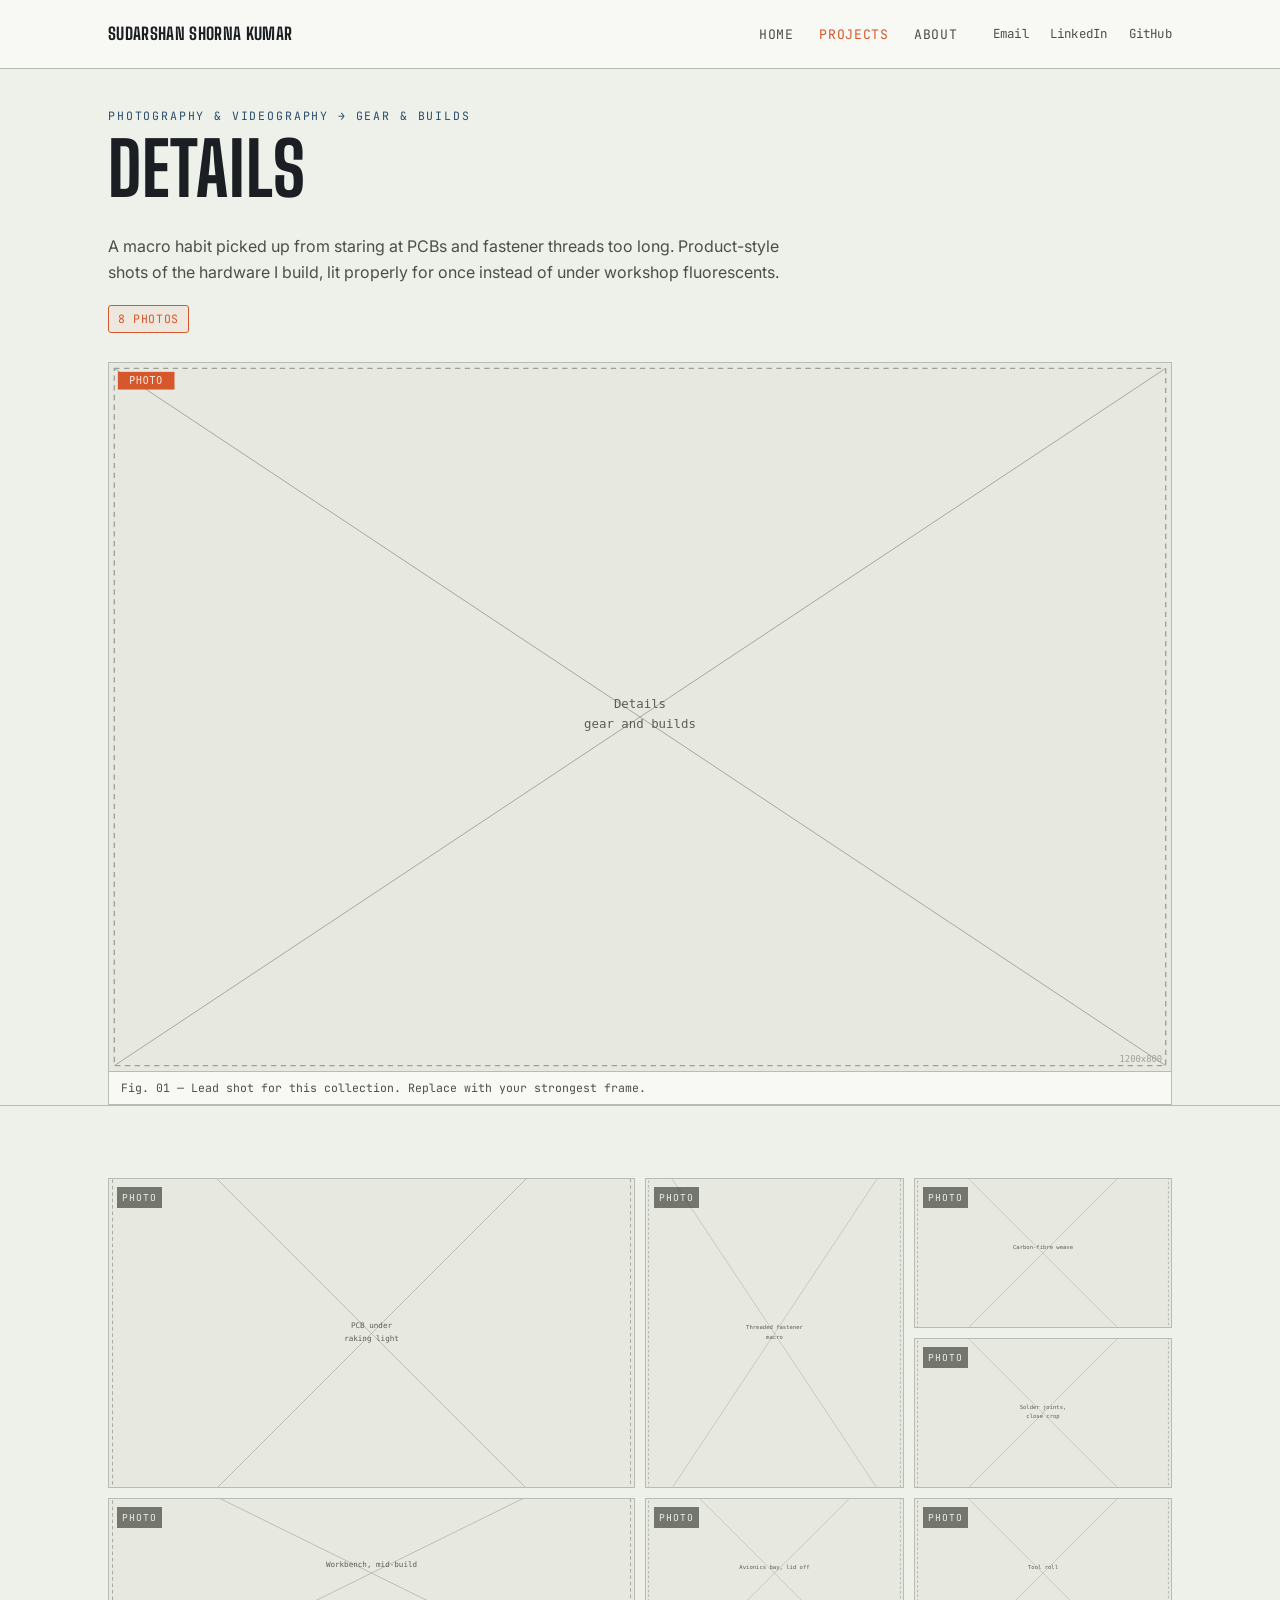
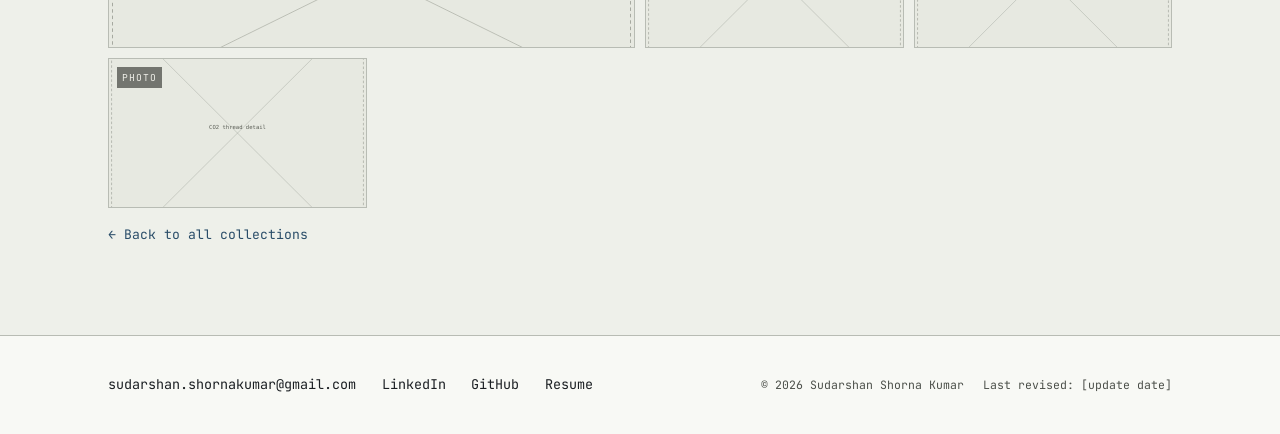
<file: site/projects/photography/details.html>
<!DOCTYPE html>
<html lang="en">
<head>
<meta charset="UTF-8">
<meta name="viewport" content="width=device-width, initial-scale=1.0">
<title>Details | Sudarshan Shorna Kumar</title>
<link rel="preconnect" href="https://fonts.googleapis.com">
<link rel="preconnect" href="https://fonts.gstatic.com" crossorigin>
<link href="https://fonts.googleapis.com/css2?family=Big+Shoulders:wght@700;800&family=Inter:wght@400;500;600&family=JetBrains+Mono:wght@400;500&display=swap" rel="stylesheet">
<link rel="stylesheet" href="../../assets/css/style.css">
</head>
<body>

<header class="site-header">
  <div class="wrap site-header-inner">
    <a class="brand" href="../../index.html">Sudarshan Shorna Kumar</a>
    <div class="site-menu">
      <nav class="site-nav" aria-label="Primary">
        <a class="nav-link" href="../../index.html">Home</a>
        <a class="nav-link current" href="../../projects.html">Projects</a>
        <a class="nav-link" href="../../about.html">About</a>
      </nav>
      <div class="nav-social">
        <a href="mailto:sudarshan.shornakumar@gmail.com">Email</a>
        <a href="https://linkedin.com/in/sudarshan-shorna-kumar" target="_blank" rel="noopener">LinkedIn</a>
        <a href="https://github.com/[your-username]" target="_blank" rel="noopener">GitHub</a>
      </div>
    </div>
    <button class="nav-toggle" aria-label="Toggle navigation menu" aria-expanded="false">&#9776;</button>
  </div>
</header>

<main>
  <section class="project-hero">
    <div class="wrap">
      <span class="eyebrow">Photography &amp; Videography &#8594; Gear &amp; builds</span>
      <h1>Details</h1>
      <p style="max-width:70ch;">A macro habit picked up from staring at PCBs and fastener threads too long. Product-style shots of the hardware I build, lit properly for once instead of under workshop fluorescents.</p>
      <div class="meta-row">
        <span class="stamp">8 photos</span>
      </div>
    </div>

    <div class="wrap">
      <figure class="hero-figure">
        <img src="../../assets/images/projects/photography/details/details-cover.svg" alt="Placeholder — lead shot for this collection" data-lightbox>
        <figcaption>Fig. 01 — Lead shot for this collection. Replace with your strongest frame.</figcaption>
      </figure>
    </div>
  </section>

  <section class="gallery-section">
    <div class="wrap">
      <div class="photo-grid">
        <div class="photo-tile big"><span class="tile-tag">Photo</span><img src="../../assets/images/projects/photography/details/details-01.svg" alt="Placeholder — PCB under raking light" data-lightbox></div>
        <div class="photo-tile tall"><span class="tile-tag">Photo</span><img src="../../assets/images/projects/photography/details/details-02.svg" alt="Placeholder — threaded fastener macro" data-lightbox></div>
        <div class="photo-tile"><span class="tile-tag">Photo</span><img src="../../assets/images/projects/photography/details/details-03.svg" alt="Placeholder — carbon-fibre weave" data-lightbox></div>
        <div class="photo-tile"><span class="tile-tag">Photo</span><img src="../../assets/images/projects/photography/details/details-04.svg" alt="Placeholder — solder joints, close crop" data-lightbox></div>
        <div class="photo-tile wide"><span class="tile-tag">Photo</span><img src="../../assets/images/projects/photography/details/details-05.svg" alt="Placeholder — workbench mid-build" data-lightbox></div>
        <div class="photo-tile"><span class="tile-tag">Photo</span><img src="../../assets/images/projects/photography/details/details-06.svg" alt="Placeholder — avionics bay with lid off" data-lightbox></div>
        <div class="photo-tile"><span class="tile-tag">Photo</span><img src="../../assets/images/projects/photography/details/details-07.svg" alt="Placeholder — tool roll" data-lightbox></div>
        <div class="photo-tile"><span class="tile-tag">Photo</span><img src="../../assets/images/projects/photography/details/details-08.svg" alt="Placeholder — CO2 canister thread detail" data-lightbox></div>
      </div>

      <a class="back-link" href="../photography.html">&#8592; Back to all collections</a>
    </div>
  </section>
</main>

<footer id="contact">
  <div class="wrap footer-inner">
    <div class="footer-links">
      <a href="mailto:sudarshan.shornakumar@gmail.com">sudarshan.shornakumar@gmail.com</a>
      <a href="https://linkedin.com/in/sudarshan-shorna-kumar" target="_blank" rel="noopener">LinkedIn</a>
      <a href="https://github.com/[your-username]" target="_blank" rel="noopener">GitHub</a>
      <a href="../../assets/Sudarshan_Shorna_Kumar_Resume.pdf">Resume</a>
    </div>
    <div class="footer-meta">
      <span>&copy; 2026 Sudarshan Shorna Kumar</span>
      <span>Last revised: [update date]</span>
    </div>
  </div>
</footer>

<script src="../../assets/js/main.js"></script>
</body>
</html>
</file>
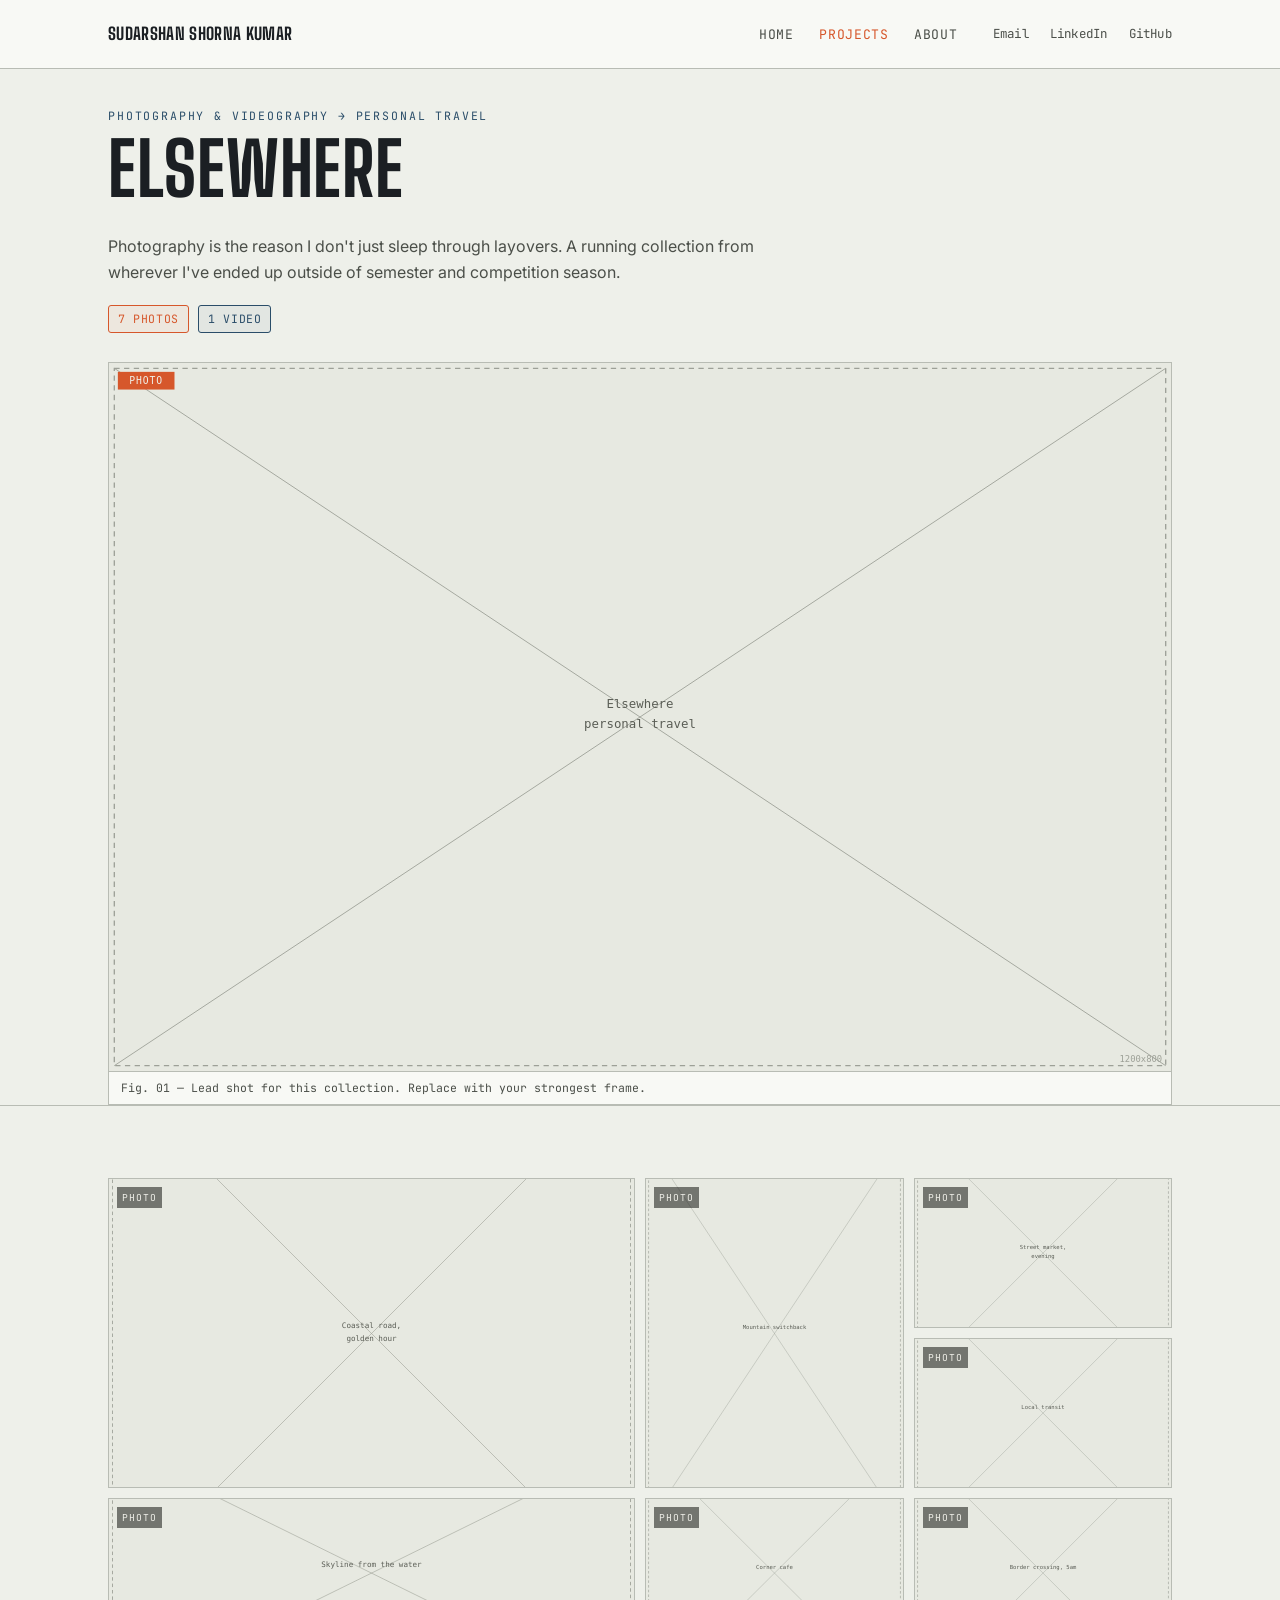
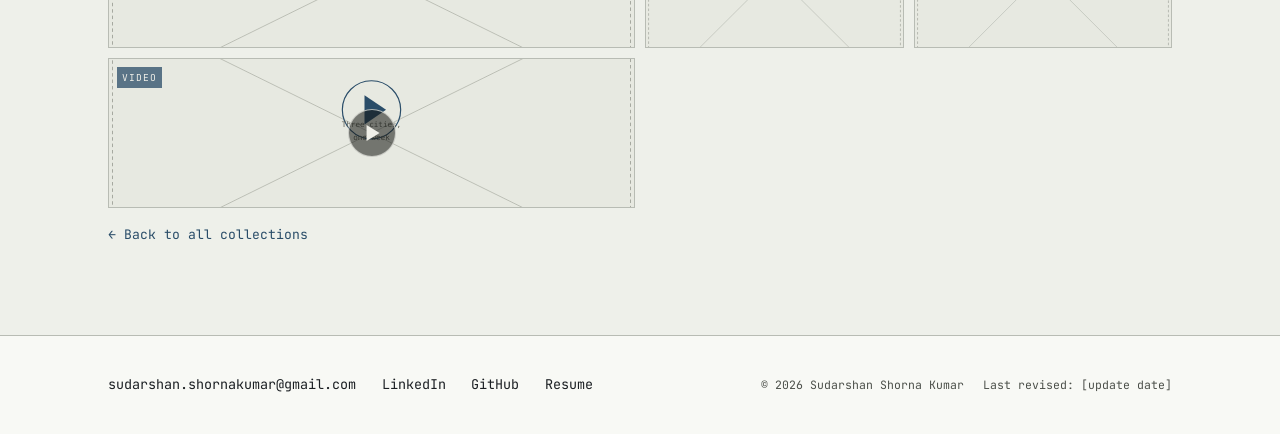
<file: site/projects/photography/elsewhere.html>
<!DOCTYPE html>
<html lang="en">
<head>
<meta charset="UTF-8">
<meta name="viewport" content="width=device-width, initial-scale=1.0">
<title>Elsewhere | Sudarshan Shorna Kumar</title>
<link rel="preconnect" href="https://fonts.googleapis.com">
<link rel="preconnect" href="https://fonts.gstatic.com" crossorigin>
<link href="https://fonts.googleapis.com/css2?family=Big+Shoulders:wght@700;800&family=Inter:wght@400;500;600&family=JetBrains+Mono:wght@400;500&display=swap" rel="stylesheet">
<link rel="stylesheet" href="../../assets/css/style.css">
</head>
<body>

<header class="site-header">
  <div class="wrap site-header-inner">
    <a class="brand" href="../../index.html">Sudarshan Shorna Kumar</a>
    <div class="site-menu">
      <nav class="site-nav" aria-label="Primary">
        <a class="nav-link" href="../../index.html">Home</a>
        <a class="nav-link current" href="../../projects.html">Projects</a>
        <a class="nav-link" href="../../about.html">About</a>
      </nav>
      <div class="nav-social">
        <a href="mailto:sudarshan.shornakumar@gmail.com">Email</a>
        <a href="https://linkedin.com/in/sudarshan-shorna-kumar" target="_blank" rel="noopener">LinkedIn</a>
        <a href="https://github.com/[your-username]" target="_blank" rel="noopener">GitHub</a>
      </div>
    </div>
    <button class="nav-toggle" aria-label="Toggle navigation menu" aria-expanded="false">&#9776;</button>
  </div>
</header>

<main>
  <section class="project-hero">
    <div class="wrap">
      <span class="eyebrow">Photography &amp; Videography &#8594; Personal travel</span>
      <h1>Elsewhere</h1>
      <p style="max-width:70ch;">Photography is the reason I don't just sleep through layovers. A running collection from wherever I've ended up outside of semester and competition season.</p>
      <div class="meta-row">
        <span class="stamp">7 photos</span>
        <span class="stamp blue">1 video</span>
      </div>
    </div>

    <div class="wrap">
      <figure class="hero-figure">
        <img src="../../assets/images/projects/photography/elsewhere/elsewhere-cover.svg" alt="Placeholder — lead shot for this collection" data-lightbox>
        <figcaption>Fig. 01 — Lead shot for this collection. Replace with your strongest frame.</figcaption>
      </figure>
    </div>
  </section>

  <section class="gallery-section">
    <div class="wrap">
      <div class="photo-grid">
        <div class="photo-tile big"><span class="tile-tag">Photo</span><img src="../../assets/images/projects/photography/elsewhere/elsewhere-01.svg" alt="Placeholder — coastal road at golden hour" data-lightbox></div>
        <div class="photo-tile tall"><span class="tile-tag">Photo</span><img src="../../assets/images/projects/photography/elsewhere/elsewhere-02.svg" alt="Placeholder — mountain switchback" data-lightbox></div>
        <div class="photo-tile"><span class="tile-tag">Photo</span><img src="../../assets/images/projects/photography/elsewhere/elsewhere-03.svg" alt="Placeholder — street market in the evening" data-lightbox></div>
        <div class="photo-tile"><span class="tile-tag">Photo</span><img src="../../assets/images/projects/photography/elsewhere/elsewhere-04.svg" alt="Placeholder — local transit" data-lightbox></div>
        <div class="photo-tile wide"><span class="tile-tag">Photo</span><img src="../../assets/images/projects/photography/elsewhere/elsewhere-05.svg" alt="Placeholder — skyline from the water" data-lightbox></div>
        <div class="photo-tile"><span class="tile-tag">Photo</span><img src="../../assets/images/projects/photography/elsewhere/elsewhere-06.svg" alt="Placeholder — corner cafe" data-lightbox></div>
        <div class="photo-tile wide video"><span class="tile-tag">Video</span><img src="../../assets/images/projects/photography/elsewhere/elsewhere-07.svg" alt="Placeholder — three cities in a week travel reel" data-lightbox></div>
        <div class="photo-tile"><span class="tile-tag">Photo</span><img src="../../assets/images/projects/photography/elsewhere/elsewhere-08.svg" alt="Placeholder — border crossing at 5am" data-lightbox></div>
      </div>

      <a class="back-link" href="../photography.html">&#8592; Back to all collections</a>
    </div>
  </section>
</main>

<footer id="contact">
  <div class="wrap footer-inner">
    <div class="footer-links">
      <a href="mailto:sudarshan.shornakumar@gmail.com">sudarshan.shornakumar@gmail.com</a>
      <a href="https://linkedin.com/in/sudarshan-shorna-kumar" target="_blank" rel="noopener">LinkedIn</a>
      <a href="https://github.com/[your-username]" target="_blank" rel="noopener">GitHub</a>
      <a href="../../assets/Sudarshan_Shorna_Kumar_Resume.pdf">Resume</a>
    </div>
    <div class="footer-meta">
      <span>&copy; 2026 Sudarshan Shorna Kumar</span>
      <span>Last revised: [update date]</span>
    </div>
  </div>
</footer>

<script src="../../assets/js/main.js"></script>
</body>
</html>
</file>
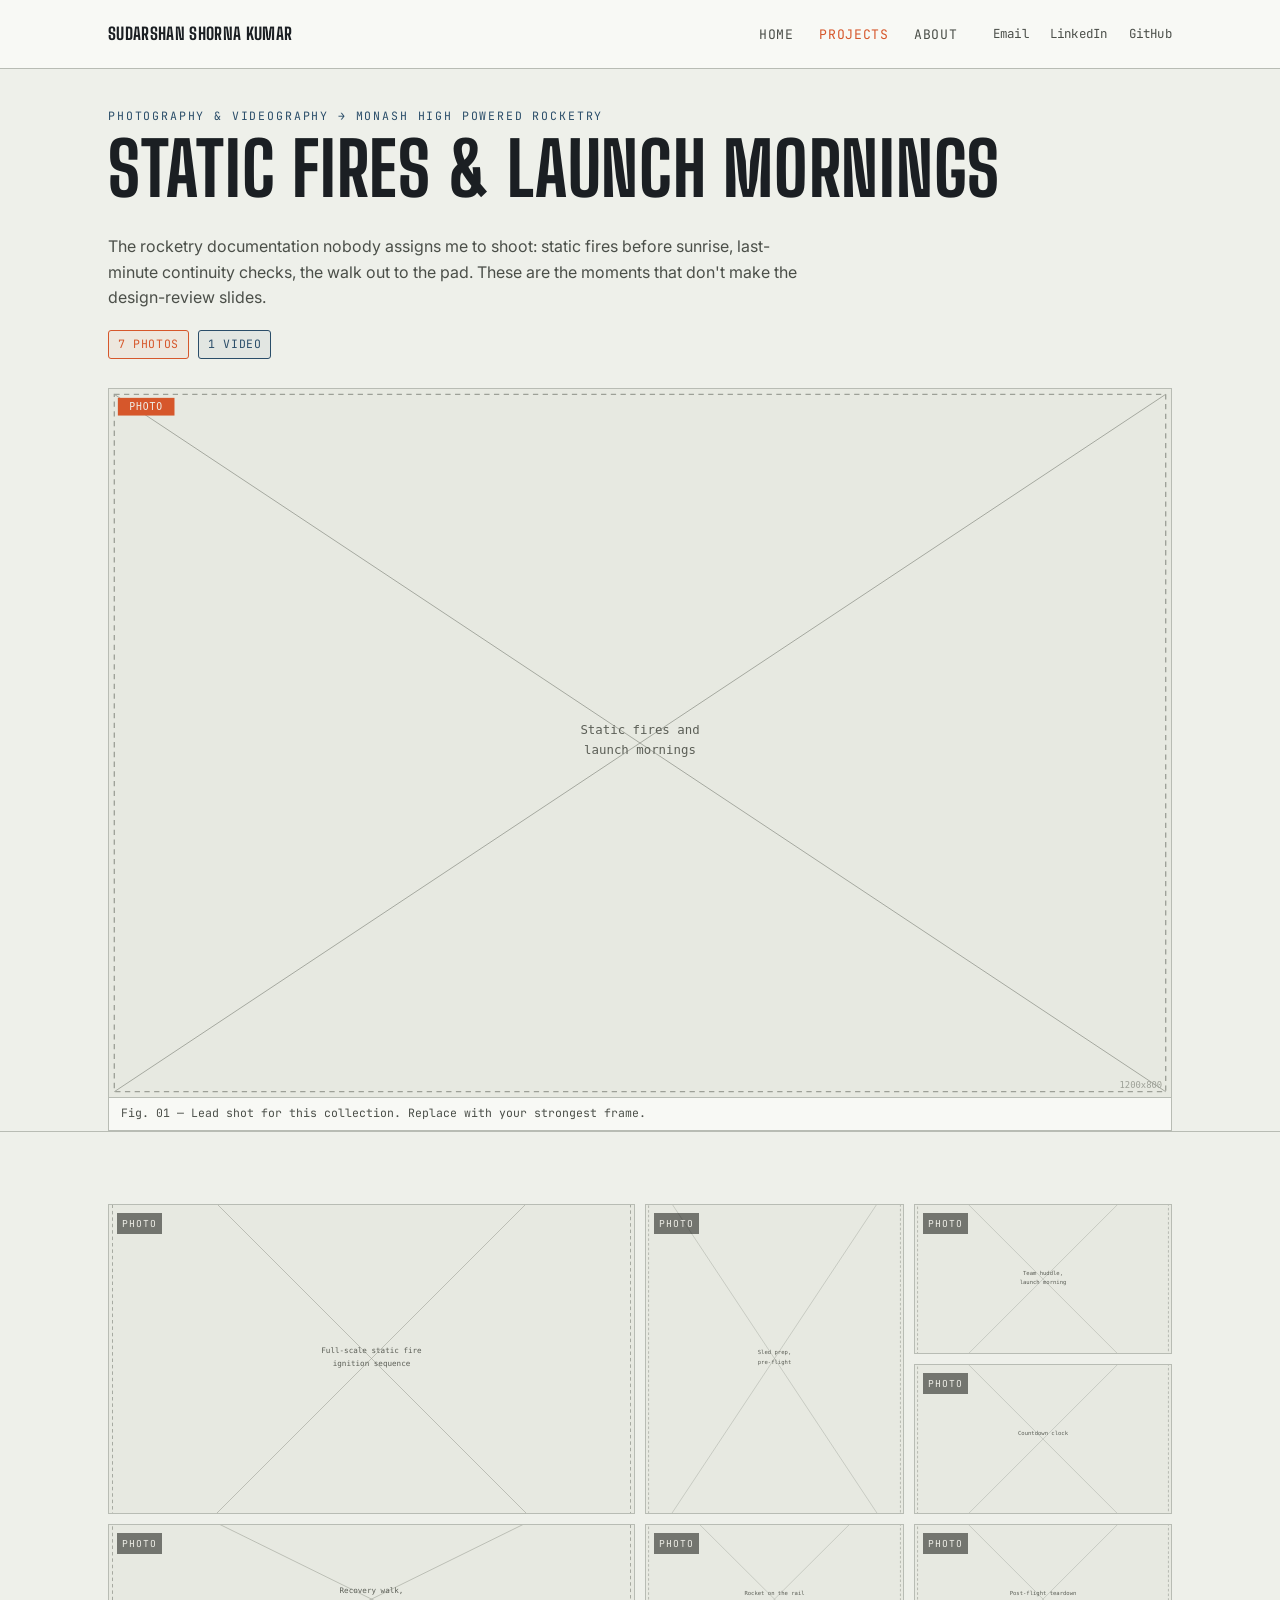
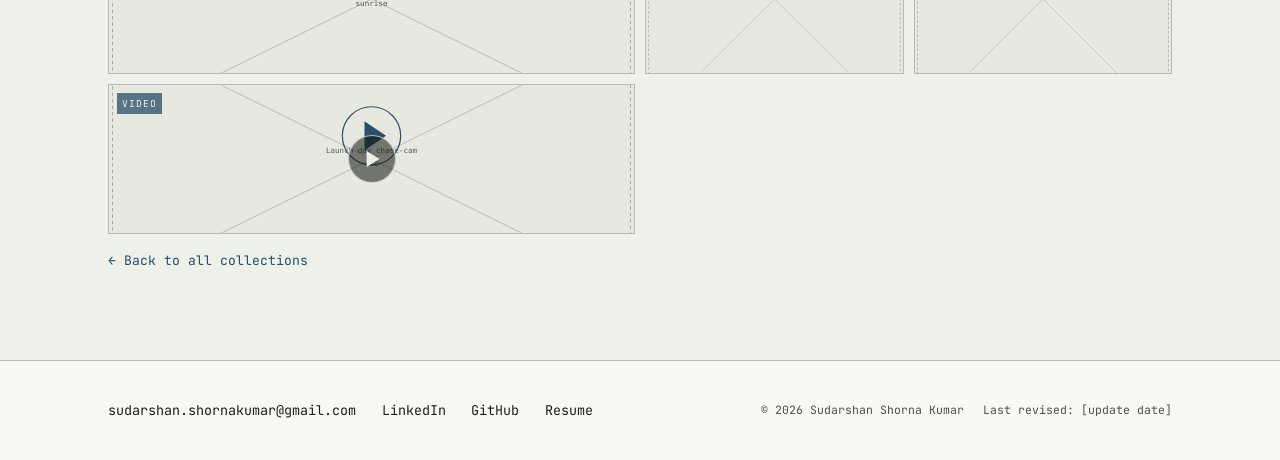
<file: site/projects/photography/launch.html>
<!DOCTYPE html>
<html lang="en">
<head>
<meta charset="UTF-8">
<meta name="viewport" content="width=device-width, initial-scale=1.0">
<title>Static Fires &amp; Launch Mornings | Sudarshan Shorna Kumar</title>
<link rel="preconnect" href="https://fonts.googleapis.com">
<link rel="preconnect" href="https://fonts.gstatic.com" crossorigin>
<link href="https://fonts.googleapis.com/css2?family=Big+Shoulders:wght@700;800&family=Inter:wght@400;500;600&family=JetBrains+Mono:wght@400;500&display=swap" rel="stylesheet">
<link rel="stylesheet" href="../../assets/css/style.css">
</head>
<body>

<header class="site-header">
  <div class="wrap site-header-inner">
    <a class="brand" href="../../index.html">Sudarshan Shorna Kumar</a>
    <div class="site-menu">
      <nav class="site-nav" aria-label="Primary">
        <a class="nav-link" href="../../index.html">Home</a>
        <a class="nav-link current" href="../../projects.html">Projects</a>
        <a class="nav-link" href="../../about.html">About</a>
      </nav>
      <div class="nav-social">
        <a href="mailto:sudarshan.shornakumar@gmail.com">Email</a>
        <a href="https://linkedin.com/in/sudarshan-shorna-kumar" target="_blank" rel="noopener">LinkedIn</a>
        <a href="https://github.com/[your-username]" target="_blank" rel="noopener">GitHub</a>
      </div>
    </div>
    <button class="nav-toggle" aria-label="Toggle navigation menu" aria-expanded="false">&#9776;</button>
  </div>
</header>

<main>
  <section class="project-hero">
    <div class="wrap">
      <span class="eyebrow">Photography &amp; Videography &#8594; Monash High Powered Rocketry</span>
      <h1>Static Fires &amp; Launch Mornings</h1>
      <p style="max-width:70ch;">The rocketry documentation nobody assigns me to shoot: static fires before sunrise, last-minute continuity checks, the walk out to the pad. These are the moments that don't make the design-review slides.</p>
      <div class="meta-row">
        <span class="stamp">7 photos</span>
        <span class="stamp blue">1 video</span>
      </div>
    </div>

    <div class="wrap">
      <figure class="hero-figure">
        <img src="../../assets/images/projects/photography/launch/launch-cover.svg" alt="Placeholder — lead shot for this collection" data-lightbox>
        <figcaption>Fig. 01 — Lead shot for this collection. Replace with your strongest frame.</figcaption>
      </figure>
    </div>
  </section>

  <section class="gallery-section">
    <div class="wrap">
      <div class="photo-grid">
        <div class="photo-tile big"><span class="tile-tag">Photo</span><img src="../../assets/images/projects/photography/launch/launch-01.svg" alt="Placeholder — full-scale static fire" data-lightbox></div>
        <div class="photo-tile tall"><span class="tile-tag">Photo</span><img src="../../assets/images/projects/photography/launch/launch-02.svg" alt="Placeholder — sled prep before flight" data-lightbox></div>
        <div class="photo-tile"><span class="tile-tag">Photo</span><img src="../../assets/images/projects/photography/launch/launch-03.svg" alt="Placeholder — team huddle on launch morning" data-lightbox></div>
        <div class="photo-tile"><span class="tile-tag">Photo</span><img src="../../assets/images/projects/photography/launch/launch-04.svg" alt="Placeholder — countdown clock" data-lightbox></div>
        <div class="photo-tile wide"><span class="tile-tag">Photo</span><img src="../../assets/images/projects/photography/launch/launch-05.svg" alt="Placeholder — recovery walk at sunrise" data-lightbox></div>
        <div class="photo-tile"><span class="tile-tag">Photo</span><img src="../../assets/images/projects/photography/launch/launch-06.svg" alt="Placeholder — rocket on the rail" data-lightbox></div>
        <div class="photo-tile wide video"><span class="tile-tag">Video</span><img src="../../assets/images/projects/photography/launch/launch-07.svg" alt="Placeholder — launch day chase-cam edit" data-lightbox></div>
        <div class="photo-tile"><span class="tile-tag">Photo</span><img src="../../assets/images/projects/photography/launch/launch-08.svg" alt="Placeholder — post-flight teardown" data-lightbox></div>
      </div>

      <a class="back-link" href="../photography.html">&#8592; Back to all collections</a>
    </div>
  </section>
</main>

<footer id="contact">
  <div class="wrap footer-inner">
    <div class="footer-links">
      <a href="mailto:sudarshan.shornakumar@gmail.com">sudarshan.shornakumar@gmail.com</a>
      <a href="https://linkedin.com/in/sudarshan-shorna-kumar" target="_blank" rel="noopener">LinkedIn</a>
      <a href="https://github.com/[your-username]" target="_blank" rel="noopener">GitHub</a>
      <a href="../../assets/Sudarshan_Shorna_Kumar_Resume.pdf">Resume</a>
    </div>
    <div class="footer-meta">
      <span>&copy; 2026 Sudarshan Shorna Kumar</span>
      <span>Last revised: [update date]</span>
    </div>
  </div>
</footer>

<script src="../../assets/js/main.js"></script>
</body>
</html>
</file>
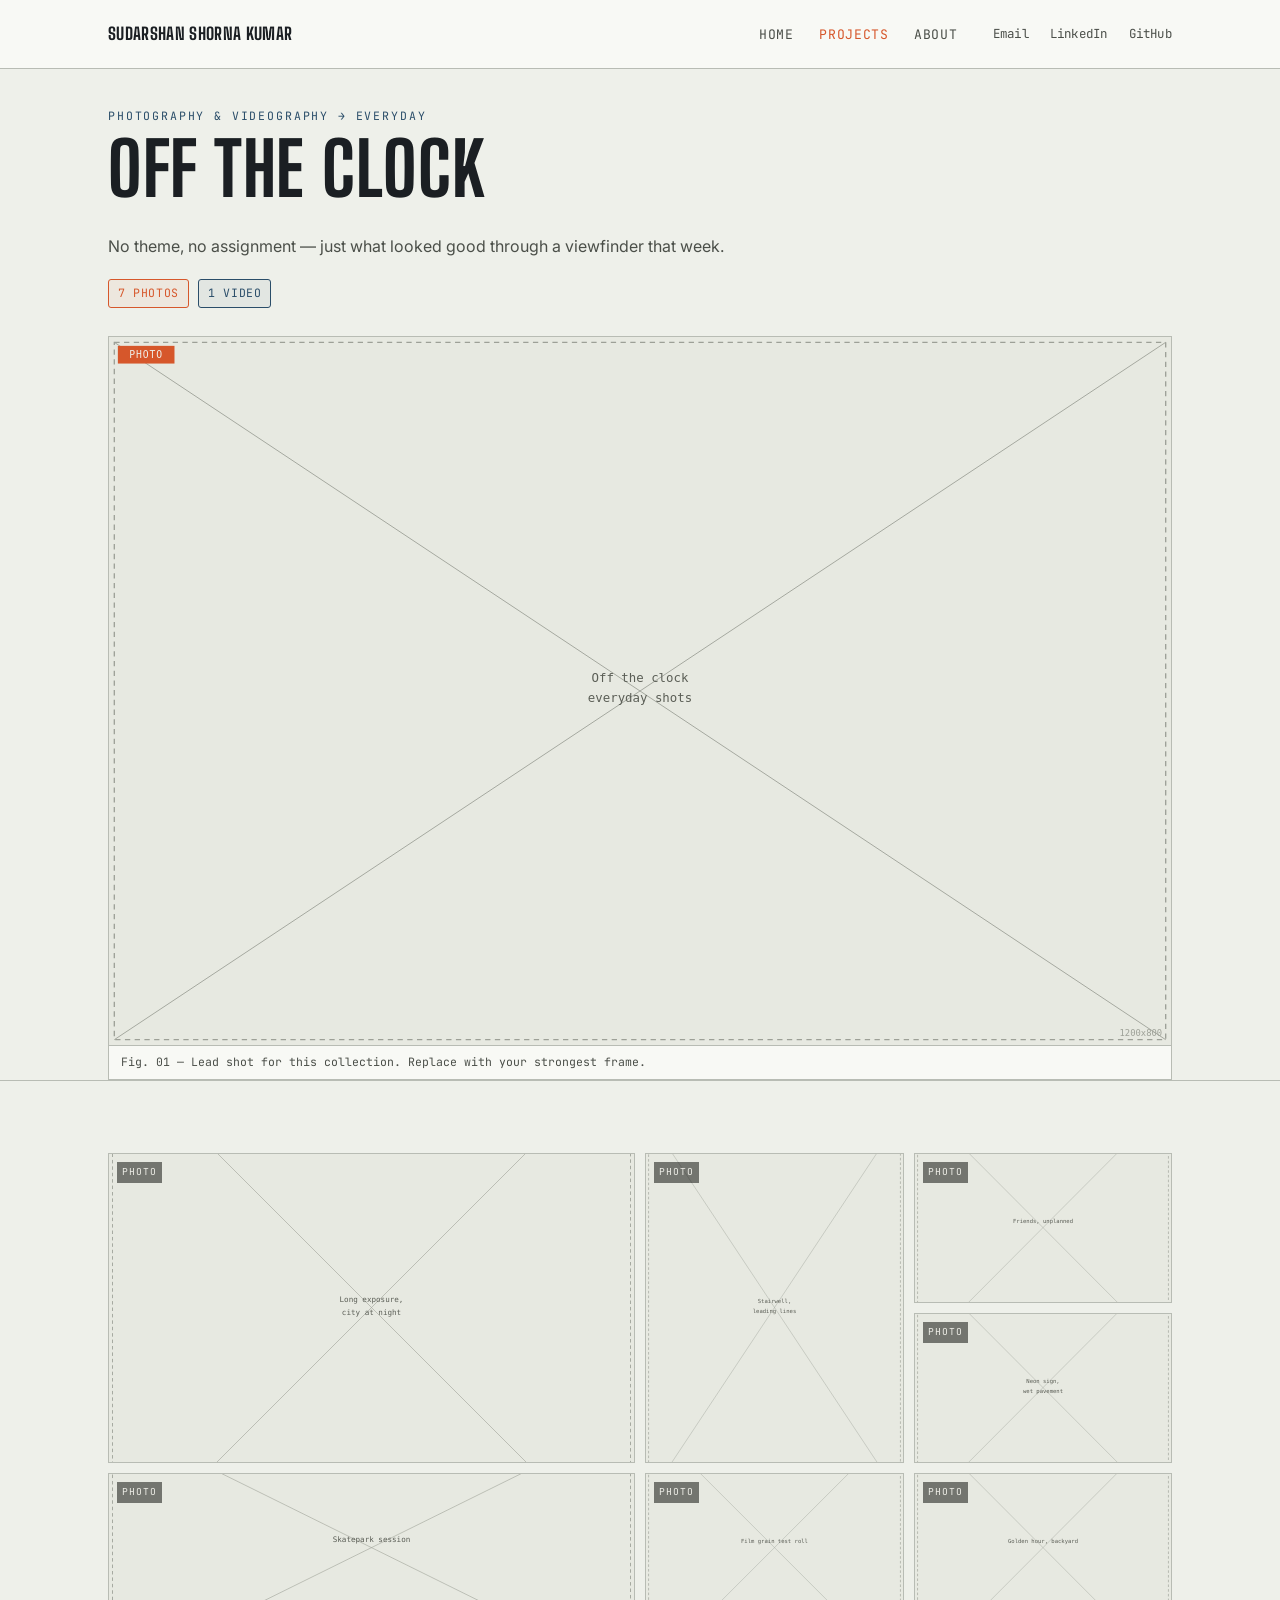
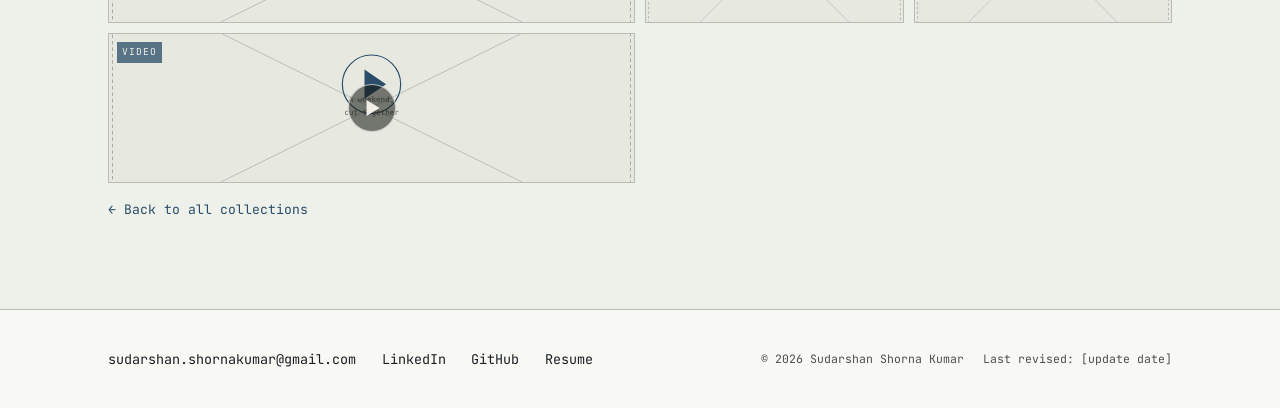
<file: site/projects/photography/off-the-clock.html>
<!DOCTYPE html>
<html lang="en">
<head>
<meta charset="UTF-8">
<meta name="viewport" content="width=device-width, initial-scale=1.0">
<title>Off the Clock | Sudarshan Shorna Kumar</title>
<link rel="preconnect" href="https://fonts.googleapis.com">
<link rel="preconnect" href="https://fonts.gstatic.com" crossorigin>
<link href="https://fonts.googleapis.com/css2?family=Big+Shoulders:wght@700;800&family=Inter:wght@400;500;600&family=JetBrains+Mono:wght@400;500&display=swap" rel="stylesheet">
<link rel="stylesheet" href="../../assets/css/style.css">
</head>
<body>

<header class="site-header">
  <div class="wrap site-header-inner">
    <a class="brand" href="../../index.html">Sudarshan Shorna Kumar</a>
    <div class="site-menu">
      <nav class="site-nav" aria-label="Primary">
        <a class="nav-link" href="../../index.html">Home</a>
        <a class="nav-link current" href="../../projects.html">Projects</a>
        <a class="nav-link" href="../../about.html">About</a>
      </nav>
      <div class="nav-social">
        <a href="mailto:sudarshan.shornakumar@gmail.com">Email</a>
        <a href="https://linkedin.com/in/sudarshan-shorna-kumar" target="_blank" rel="noopener">LinkedIn</a>
        <a href="https://github.com/[your-username]" target="_blank" rel="noopener">GitHub</a>
      </div>
    </div>
    <button class="nav-toggle" aria-label="Toggle navigation menu" aria-expanded="false">&#9776;</button>
  </div>
</header>

<main>
  <section class="project-hero">
    <div class="wrap">
      <span class="eyebrow">Photography &amp; Videography &#8594; Everyday</span>
      <h1>Off the Clock</h1>
      <p style="max-width:70ch;">No theme, no assignment — just what looked good through a viewfinder that week.</p>
      <div class="meta-row">
        <span class="stamp">7 photos</span>
        <span class="stamp blue">1 video</span>
      </div>
    </div>

    <div class="wrap">
      <figure class="hero-figure">
        <img src="../../assets/images/projects/photography/off-the-clock/otc-cover.svg" alt="Placeholder — lead shot for this collection" data-lightbox>
        <figcaption>Fig. 01 — Lead shot for this collection. Replace with your strongest frame.</figcaption>
      </figure>
    </div>
  </section>

  <section class="gallery-section">
    <div class="wrap">
      <div class="photo-grid">
        <div class="photo-tile big"><span class="tile-tag">Photo</span><img src="../../assets/images/projects/photography/off-the-clock/otc-01.svg" alt="Placeholder — long exposure, city at night" data-lightbox></div>
        <div class="photo-tile tall"><span class="tile-tag">Photo</span><img src="../../assets/images/projects/photography/off-the-clock/otc-02.svg" alt="Placeholder — stairwell with leading lines" data-lightbox></div>
        <div class="photo-tile"><span class="tile-tag">Photo</span><img src="../../assets/images/projects/photography/off-the-clock/otc-03.svg" alt="Placeholder — friends, unplanned shot" data-lightbox></div>
        <div class="photo-tile"><span class="tile-tag">Photo</span><img src="../../assets/images/projects/photography/off-the-clock/otc-04.svg" alt="Placeholder — neon sign on wet pavement" data-lightbox></div>
        <div class="photo-tile wide"><span class="tile-tag">Photo</span><img src="../../assets/images/projects/photography/off-the-clock/otc-05.svg" alt="Placeholder — skatepark session" data-lightbox></div>
        <div class="photo-tile"><span class="tile-tag">Photo</span><img src="../../assets/images/projects/photography/off-the-clock/otc-06.svg" alt="Placeholder — film grain test roll" data-lightbox></div>
        <div class="photo-tile wide video"><span class="tile-tag">Video</span><img src="../../assets/images/projects/photography/off-the-clock/otc-07.svg" alt="Placeholder — a weekend cut together" data-lightbox></div>
        <div class="photo-tile"><span class="tile-tag">Photo</span><img src="../../assets/images/projects/photography/off-the-clock/otc-08.svg" alt="Placeholder — golden hour in the backyard" data-lightbox></div>
      </div>

      <a class="back-link" href="../photography.html">&#8592; Back to all collections</a>
    </div>
  </section>
</main>

<footer id="contact">
  <div class="wrap footer-inner">
    <div class="footer-links">
      <a href="mailto:sudarshan.shornakumar@gmail.com">sudarshan.shornakumar@gmail.com</a>
      <a href="https://linkedin.com/in/sudarshan-shorna-kumar" target="_blank" rel="noopener">LinkedIn</a>
      <a href="https://github.com/[your-username]" target="_blank" rel="noopener">GitHub</a>
      <a href="../../assets/Sudarshan_Shorna_Kumar_Resume.pdf">Resume</a>
    </div>
    <div class="footer-meta">
      <span>&copy; 2026 Sudarshan Shorna Kumar</span>
      <span>Last revised: [update date]</span>
    </div>
  </div>
</footer>

<script src="../../assets/js/main.js"></script>
</body>
</html>
</file>
<file: site/assets/css/style.css>
/* =========================================================
   SUDARSHAN SHORNA KUMAR - PORTFOLIO
   Clean editorial layout. Monospace accents nod to
   engineering documentation without overdoing the motif.
   ========================================================= */

:root {
  --paper: #EEF0EA;
  --paper-alt: #E4E7DD;
  --ink: #1B1F23;
  --ink-soft: #4B4F49;
  --blue: #2A4D69;
  --blue-deep: #1C3549;
  --orange: #D6572B;
  --line: #B8BCB4;
  --line-strong: #8C9088;
  --white: #F8F9F5;

  --font-display: "Big Shoulders", sans-serif;
  --font-body: "Inter", system-ui, sans-serif;
  --font-mono: "JetBrains Mono", monospace;

  --content-width: 1160px;
  --gutter: clamp(1.25rem, 4vw, 3rem);
}

* { box-sizing: border-box; }
html { scroll-behavior: smooth; }

body {
  margin: 0;
  background: var(--paper);
  color: var(--ink);
  font-family: var(--font-body);
  font-size: 16px;
  line-height: 1.6;
  -webkit-font-smoothing: antialiased;
}

img { max-width: 100%; display: block; }

a {
  color: var(--blue);
  text-decoration: none;
}
a:hover { color: var(--orange); }

a:focus-visible,
button:focus-visible {
  outline: 2px solid var(--orange);
  outline-offset: 2px;
}

.wrap {
  max-width: var(--content-width);
  margin: 0 auto;
  padding: 0 var(--gutter);
}

h1, h2, h3 {
  font-family: var(--font-display);
  font-weight: 700;
  text-transform: uppercase;
  letter-spacing: 0.01em;
  margin: 0 0 0.4em;
  color: var(--ink);
}

h1 { font-size: clamp(2.4rem, 7vw, 4.6rem); line-height: 0.98; }
h2 { font-size: clamp(1.6rem, 3.4vw, 2.4rem); }
h3 { font-size: 1.15rem; letter-spacing: 0.04em; }

p { margin: 0 0 1em; color: var(--ink-soft); max-width: 68ch; }

.eyebrow {
  font-family: var(--font-mono);
  font-size: 0.72rem;
  letter-spacing: 0.16em;
  text-transform: uppercase;
  color: var(--blue);
  display: block;
  margin-bottom: 0.6em;
}

/* ---------- Header / nav ---------- */

.site-header {
  border-bottom: 1px solid var(--line);
  background: var(--white);
  position: sticky;
  top: 0;
  z-index: 50;
}

.site-header-inner {
  max-width: var(--content-width);
  margin: 0 auto;
  padding: 0 var(--gutter);
  display: flex;
  align-items: center;
  min-height: 68px;
  position: relative;
}

.brand {
  font-family: var(--font-display);
  font-weight: 700;
  text-transform: uppercase;
  letter-spacing: 0.02em;
  font-size: 1.05rem;
  color: var(--ink);
}
.brand:hover { color: var(--ink); }

.site-menu {
  display: flex;
  align-items: center;
  gap: 2.2rem;
  margin-left: auto;
}

.site-nav { display: flex; gap: 1.6rem; }

.nav-link {
  font-family: var(--font-mono);
  font-size: 0.82rem;
  letter-spacing: 0.05em;
  text-transform: uppercase;
  color: var(--ink-soft);
}
.nav-link:hover, .nav-link.current { color: var(--orange); }

.nav-social { display: flex; gap: 1.3rem; }
.nav-social a {
  font-family: var(--font-mono);
  font-size: 0.78rem;
  letter-spacing: 0.02em;
  color: var(--ink-soft);
}
.nav-social a:hover { color: var(--orange); }

.nav-toggle {
  display: none;
  border: none;
  background: none;
  font-size: 1.4rem;
  line-height: 1;
  padding: 4px 0;
  cursor: pointer;
  color: var(--ink);
  margin-left: auto;
}

@media (max-width: 760px) {
  .site-menu {
    display: none;
    position: absolute;
    top: 100%; left: 0; right: 0;
    background: var(--white);
    flex-direction: column;
    align-items: flex-start;
    gap: 1.1rem;
    padding: 1.2rem var(--gutter) 1.4rem;
    border-bottom: 1px solid var(--line);
  }
  .site-menu.open { display: flex; }
  .site-menu .site-nav,
  .site-menu .nav-social { flex-direction: column; gap: 0.9rem; }
  .nav-toggle { display: block; }
}

/* ---------- Hero ---------- */

.hero {
  padding: clamp(3rem, 8vw, 6rem) 0 3rem;
  border-bottom: 1px solid var(--line);
}

.hero-grid {
  display: grid;
  grid-template-columns: 1.4fr 1fr;
  gap: clamp(2rem, 6vw, 4rem);
  align-items: center;
}

@media (max-width: 800px) {
  .hero-grid { grid-template-columns: 1fr; }
}

.hero h1 { margin-bottom: 0.3em; }
.hero .role {
  font-family: var(--font-mono);
  color: var(--blue);
  font-size: 1.05rem;
  margin-bottom: 1.2em;
}

.hero-cta { display: flex; gap: 1rem; flex-wrap: wrap; margin-top: 1.6em; }

.btn {
  font-family: var(--font-mono);
  font-size: 0.82rem;
  letter-spacing: 0.06em;
  text-transform: uppercase;
  padding: 0.85em 1.4em;
  border: 1.5px solid var(--ink);
  background: var(--ink);
  color: var(--white);
  display: inline-flex;
  align-items: center;
  gap: 0.5em;
}
.btn:hover { background: var(--orange); border-color: var(--orange); color: var(--white); }
.btn.outline { background: transparent; color: var(--ink); }
.btn.outline:hover { background: var(--ink); color: var(--white); border-color: var(--ink); }

.portrait-frame {
  border: 1.5px dashed var(--line-strong);
  padding: 10px;
  background: var(--white);
  width: 100%;
}
.portrait-frame img {
  width: auto;
  height: 400px; 
  object-fit: cover;
  display: block;

}

/* ---------- Status tag ---------- */

.stamp {
  display: inline-block;
  font-family: var(--font-mono);
  font-size: 0.72rem;
  letter-spacing: 0.06em;
  text-transform: uppercase;
  border: 1px solid var(--orange);
  color: var(--orange);
  padding: 0.35em 0.75em;
  border-radius: 3px;
  background: rgba(214, 87, 43, 0.06);
}
.stamp.blue { border-color: var(--blue); color: var(--blue); background: rgba(42,77,105,0.06); }

/* ---------- Sections ---------- */

section { padding: clamp(2.5rem, 6vw, 4.5rem) 0; }
section.alt { background: var(--paper-alt); }

/* ---------- Skills grid ---------- */

.skills-grid {
  display: grid;
  grid-template-columns: repeat(3, 1fr);
  gap: 1px;
  background: var(--line);
  border: 1px solid var(--line);
  margin: 1.6rem 0;
}
@media (max-width: 800px) { .skills-grid { grid-template-columns: repeat(2, 1fr); } }
.skills-grid > div { background: var(--white); padding: 1.1rem; }
.skills-grid h3 { font-size: 0.86rem; margin-bottom: 0.4em; }
.skills-grid p { font-size: 0.86rem; margin: 0; }

/* ---------- Simple data table (test logs, etc) ---------- */

.simple-table {
  width: 100%;
  border-collapse: collapse;
  font-size: 0.92rem;
  margin: 1.2em 0;
}
.simple-table caption {
  text-align: left;
  font-family: var(--font-mono);
  font-size: 0.68rem;
  letter-spacing: 0.1em;
  text-transform: uppercase;
  color: var(--ink-soft);
  margin-bottom: 0.6em;
}
.simple-table th {
  text-align: left;
  border-bottom: 2px solid var(--ink);
  padding: 0.5em 0.8em;
  font-family: var(--font-mono);
  font-size: 0.68rem;
  letter-spacing: 0.08em;
  text-transform: uppercase;
  color: var(--ink-soft);
}
.simple-table td {
  border-bottom: 1px solid var(--line);
  padding: 0.6em 0.8em;
  color: var(--ink);
}
.simple-table td.num { color: var(--ink-soft); width: 3em; font-family: var(--font-mono); }

/* ---------- Cards / project grid ---------- */

.grid {
  display: grid;
  grid-template-columns: repeat(3, 1fr);
  gap: 1.6rem;
}
@media (max-width: 900px) { .grid { grid-template-columns: repeat(2, 1fr); } }
@media (max-width: 600px) { .grid { grid-template-columns: 1fr; } }

.card {
  background: var(--white);
  border: 1px solid var(--line);
  display: flex;
  flex-direction: column;
  transition: border-color 0.15s ease, transform 0.15s ease;
  position: relative;
}
.card:hover { border-color: var(--ink); transform: translateY(-3px); }

.card-media { position: relative; border-bottom: 1px solid var(--line); overflow: hidden; }
.card-media img { width: 100%; height: 100%; object-fit: cover; aspect-ratio: 4/3; }
.card-tag {
  position: absolute; top: 10px; right: 10px;
  font-family: var(--font-mono); font-size: 0.62rem; letter-spacing: 0.1em;
  text-transform: uppercase; background: var(--ink); color: var(--white);
  padding: 0.3em 0.6em;
}
.card-body { padding: 1.2rem; display: flex; flex-direction: column; flex: 1; }
.card-body h3 { margin-bottom: 0.3em; }
.card-body .sheet-no {
  font-family: var(--font-mono); font-size: 0.68rem; color: var(--ink-soft);
  letter-spacing: 0.04em; margin-bottom: 0.5em; display: block; text-transform: none;
}
.card-body p { font-size: 0.92rem; margin-bottom: 1em; }
.card-body .card-link {
  margin-top: auto; font-family: var(--font-mono); font-size: 0.78rem;
  letter-spacing: 0.06em; text-transform: uppercase; color: var(--ink);
  display: inline-flex; align-items: center; gap: 0.4em;
}
.card-body .card-link:hover { color: var(--orange); }

.card a.card-cover { position: absolute; inset: 0; z-index: 1; }

/* ---------- Project carousel (home page) ---------- */

.carousel-wrap { position: relative; margin: 1.8rem 0 0.4rem; }

.carousel-track {
  display: flex;
  gap: 1.4rem;
  overflow-x: auto;
  scroll-snap-type: x mandatory;
  padding: 0.2rem var(--gutter) 1.2rem;
  scrollbar-width: thin;
  scroll-padding-left: var(--gutter);
}

.carousel-card {
  flex: 0 0 280px;
  scroll-snap-align: start;
  background: var(--white);
  border: 1px solid var(--line);
  color: inherit;
  display: block;
  transition: border-color 0.15s ease, transform 0.15s ease;
}
.carousel-card:hover { border-color: var(--ink); transform: translateY(-3px); color: inherit; }

.carousel-media { position: relative; border-bottom: 1px solid var(--line); overflow: hidden; }
.carousel-media img { width: 100%; aspect-ratio: 4/3; object-fit: cover; }

.carousel-body { padding: 1rem 1.1rem 1.2rem; }
.carousel-body .sheet-no {
  font-family: var(--font-mono); font-size: 0.66rem; color: var(--ink-soft);
  margin-bottom: 0.4em; display: block;
}
.carousel-body h3 { font-size: 1rem; margin-bottom: 0.35em; }
.carousel-body p { font-size: 0.86rem; margin: 0; }

.carousel-btn {
  position: absolute;
  top: 38%;
  transform: translateY(-50%);
  width: 38px; height: 38px;
  border: 1px solid var(--ink);
  background: var(--white);
  color: var(--ink);
  cursor: pointer;
  font-family: var(--font-mono);
  font-size: 1rem;
  z-index: 2;
}
.carousel-btn:hover { background: var(--ink); color: var(--white); }
.carousel-btn.prev { left: 0; }
.carousel-btn.next { right: 0; }
@media (max-width: 700px) { .carousel-btn { display: none; } }

.carousel-viewall { margin-top: 0.6rem; }

/* ---------- Project detail page ---------- */

.project-hero {
  border-bottom: 1px solid var(--line);
  padding: 2.4rem 0 0;
}
.project-hero .meta-row {
  display: flex; flex-wrap: wrap; gap: 0.6rem;
  margin: 1.2em 0 1.8em;
}

.project-titleblock {
  border-top: 1px solid var(--line);
  border-bottom: 1px solid var(--line);
  display: grid;
  grid-template-columns: repeat(4, 1fr);
}
@media (max-width: 700px) { .project-titleblock { grid-template-columns: repeat(2, 1fr); } }
.pt-cell {
  border-left: 1px solid var(--line);
  padding: 0.9em 1.2em;
}
.pt-cell:first-child { border-left: none; }
.pt-cell .pt-label {
  font-family: var(--font-mono); font-size: 0.62rem; letter-spacing: 0.1em;
  text-transform: uppercase; color: var(--ink-soft); display: block; margin-bottom: 0.3em;
}
.pt-cell .pt-value { font-family: var(--font-display); font-weight: 700; font-size: 0.95rem; text-transform: uppercase; }

.hero-figure { margin: 1.8rem 0 0; border: 1px solid var(--line); }
.hero-figure figcaption {
  font-family: var(--font-mono); font-size: 0.72rem; color: var(--ink-soft);
  padding: 0.6em 1em; border-top: 1px solid var(--line); background: var(--white);
}

.req-grid {
  display: grid;
  grid-template-columns: repeat(4, 1fr);
  gap: 1px;
  background: var(--line);
  border: 1px solid var(--line);
  margin: 1.6rem 0;
}
@media (max-width: 800px) { .req-grid { grid-template-columns: repeat(2, 1fr); } }
.req-cell { background: var(--white); padding: 1.1rem; }
.req-cell img { margin-bottom: 0.8em; border: 1px solid var(--line); }
.req-cell h3 { font-size: 0.86rem; margin-bottom: 0.4em; }
.req-cell p { font-size: 0.84rem; margin: 0; }

.split-content {
  display: grid;
  grid-template-columns: 1.3fr 1fr;
  gap: clamp(1.5rem, 4vw, 3rem);
  align-items: stretch;
}
@media (max-width: 800px) { .split-content { grid-template-columns: 1fr; } }
.split-content p { max-width: none; }
.split-content figure {
  margin: 0; border: 1px solid var(--line);
  display: flex; flex-direction: column; height: 100%;
}
@media (max-width: 800px) { .split-content figure { height: auto; } }
.split-content figure img { flex: 1; min-height: 0; object-fit: cover; }
.split-content figcaption {
  font-family: var(--font-mono); font-size: 0.72rem; color: var(--ink-soft);
  padding: 0.6em 1em; border-top: 1px solid var(--line); background: var(--white);
}

.figure-pair {
  display: grid;
  grid-template-columns: 1fr 1fr;
  gap: 1.4rem;
  margin: 1.6rem 0;
}
@media (max-width: 700px) { .figure-pair { grid-template-columns: 1fr; } }
.figure-pair figure { margin: 0; border: 1px solid var(--line); }
.figure-pair figcaption {
  font-family: var(--font-mono); font-size: 0.72rem; color: var(--ink-soft);
  padding: 0.6em 1em; border-top: 1px solid var(--line); background: var(--white);
}

.callout {
  border-left: 3px solid var(--orange);
  padding: 0.2em 0 0.2em 1.2em;
  margin: 1.6rem 0;
  background: rgba(214,87,43,0.05);
}
.callout p { margin: 0; color: var(--ink); }
.callout .callout-label {
  font-family: var(--font-mono); font-size: 0.68rem; letter-spacing: 0.1em;
  text-transform: uppercase; color: var(--orange); display: block; margin-bottom: 0.4em;
}

.back-link {
  font-family: var(--font-mono); font-size: 0.82rem;
  display: inline-flex; align-items: center; gap: 0.5em;
  margin-top: 1rem;
}

/* ---------- Gallery / photo grid (photography pages) ---------- */

.gallery-section + .gallery-section { border-top: 1px solid var(--line); }

.gallery-intro { display: flex; justify-content: space-between; align-items: flex-end; gap: 2rem; flex-wrap: wrap; margin-bottom: 1.6rem; }
.gallery-intro p { margin: 0; }
.gallery-count { font-family: var(--font-mono); font-size: 0.72rem; letter-spacing: 0.08em; text-transform: uppercase; color: var(--ink-soft); white-space: nowrap; }

.photo-grid {
  display: grid;
  grid-template-columns: repeat(4, 1fr);
  grid-auto-rows: 150px;
  grid-auto-flow: dense;
  gap: 10px;
}
@media (max-width: 900px) { .photo-grid { grid-template-columns: repeat(3, 1fr); grid-auto-rows: 130px; } }
@media (max-width: 600px) { .photo-grid { grid-template-columns: repeat(2, 1fr); grid-auto-rows: 42vw; } }

.photo-tile {
  position: relative;
  overflow: hidden;
  grid-column: span 1;
  grid-row: span 1;
  background: var(--paper-alt);
  border: 1px solid var(--line);
  cursor: zoom-in;
}
.photo-tile.wide { grid-column: span 2; }
.photo-tile.tall { grid-row: span 2; }
.photo-tile.big { grid-column: span 2; grid-row: span 2; }
@media (max-width: 600px) { .photo-tile.big { grid-column: span 2; grid-row: span 2; } }

.photo-tile img {
  width: 100%; height: 100%;
  object-fit: cover;
  transition: transform 0.35s ease, opacity 0.2s ease;
}
.photo-tile:hover img { transform: scale(1.04); opacity: 0.9; }

.photo-tile .tile-tag {
  position: absolute; top: 8px; left: 8px;
  font-family: var(--font-mono); font-size: 0.6rem; letter-spacing: 0.1em;
  text-transform: uppercase; color: #EFEFE8; background: rgba(20,22,19,0.55);
  padding: 0.3em 0.55em; z-index: 2; pointer-events: none;
}
.photo-tile.video .tile-tag { background: rgba(42,77,105,0.75); }

.photo-tile.video::after {
  content: "";
  position: absolute; inset: 0; margin: auto;
  width: 46px; height: 46px;
  border-radius: 50%;
  background: rgba(20,22,19,0.55);
  border: 1.5px solid rgba(238,238,232,0.7);
  pointer-events: none;
}
.photo-tile.video::before {
  content: "";
  position: absolute; top: 50%; left: 50%;
  transform: translate(-42%, -50%);
  border-style: solid;
  border-width: 8px 0 8px 13px;
  border-color: transparent transparent transparent #EFEFE8;
  z-index: 2;
  pointer-events: none;
}

/* ---------- Collection cards (photography hub page) ---------- */

.collection-grid {
  display: grid;
  grid-template-columns: repeat(2, 1fr);
  gap: 1.8rem;
}
@media (max-width: 800px) { .collection-grid { grid-template-columns: 1fr; } }

.collection-card {
  background: var(--white);
  border: 1px solid var(--line);
  display: flex;
  flex-direction: column;
  transition: border-color 0.15s ease, transform 0.15s ease;
}
.collection-card:hover { border-color: var(--ink); transform: translateY(-3px); }

.collection-media { position: relative; border-bottom: 1px solid var(--line); overflow: hidden; }
.collection-media img { width: 100%; aspect-ratio: 3/2; object-fit: cover; transition: transform 0.35s ease; }
.collection-card:hover .collection-media img { transform: scale(1.03); }
.collection-media .card-tag { position: absolute; top: 10px; right: 10px; }

.collection-body { padding: 1.4rem 1.5rem 1.6rem; display: flex; flex-direction: column; flex: 1; }
.collection-body .eyebrow { margin-bottom: 0.5em; }
.collection-body h3 { margin-bottom: 0.5em; }
.collection-body p { font-size: 0.94rem; margin-bottom: 1.3em; }
.collection-body .btn { margin-top: auto; align-self: flex-start; }

/* ---------- Footer ---------- */

footer {
  border-top: 1px solid var(--line);
  background: var(--white);
  padding: 2.4rem 0;
  margin-top: 1rem;
}

.footer-inner {
  display: flex;
  justify-content: space-between;
  align-items: center;
  flex-wrap: wrap;
  gap: 1rem;
}

.footer-links {
  display: flex;
  gap: 1.6rem;
  flex-wrap: wrap;
  font-family: var(--font-mono);
  font-size: 0.84rem;
}
.footer-links a { color: var(--ink); }
.footer-links a:hover { color: var(--orange); }

.footer-meta {
  display: flex;
  gap: 1.2rem;
  flex-wrap: wrap;
  font-family: var(--font-mono);
  font-size: 0.72rem;
  color: var(--ink-soft);
}

/* ---------- utility ---------- */

.sr-only {
  position: absolute; width: 1px; height: 1px; overflow: hidden;
  clip: rect(0 0 0 0); white-space: nowrap;
}

@media (prefers-reduced-motion: reduce) {
  html { scroll-behavior: auto; }
  .card, .carousel-card { transition: none; }
}
</file>
